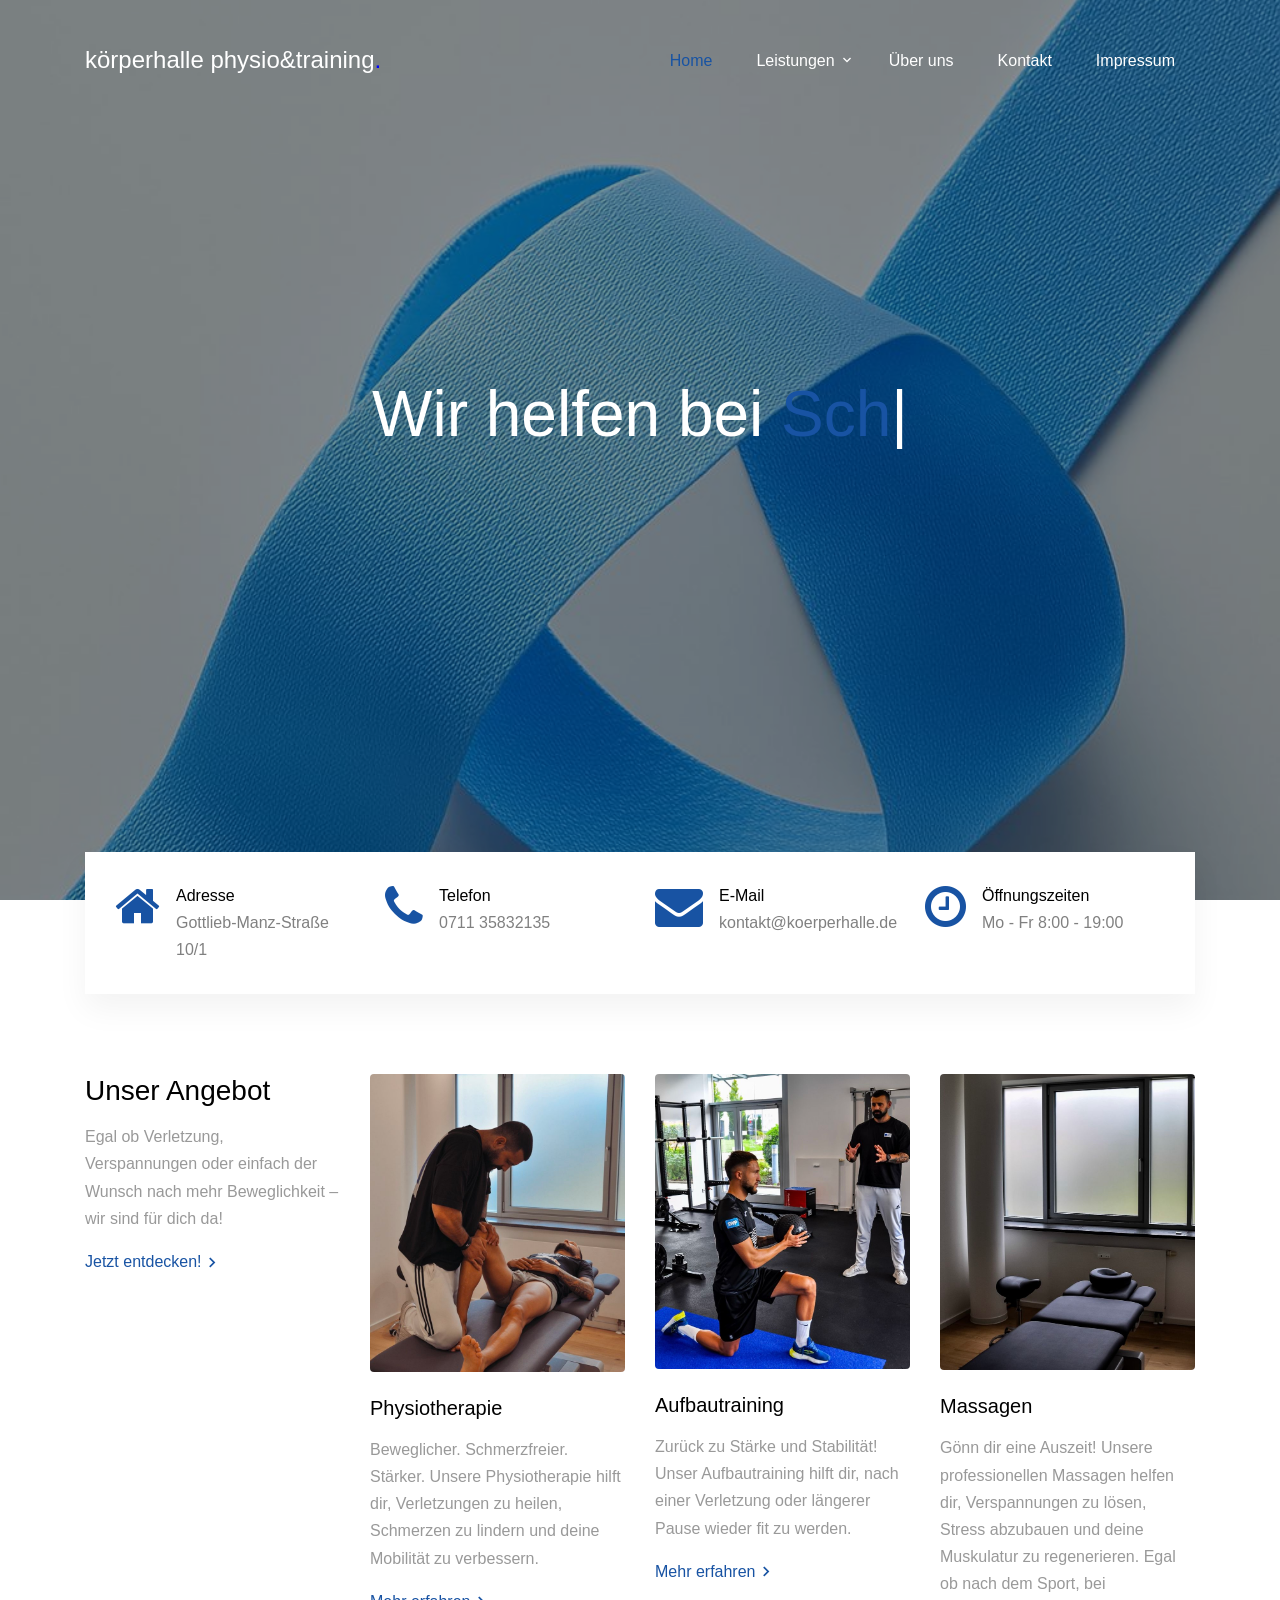
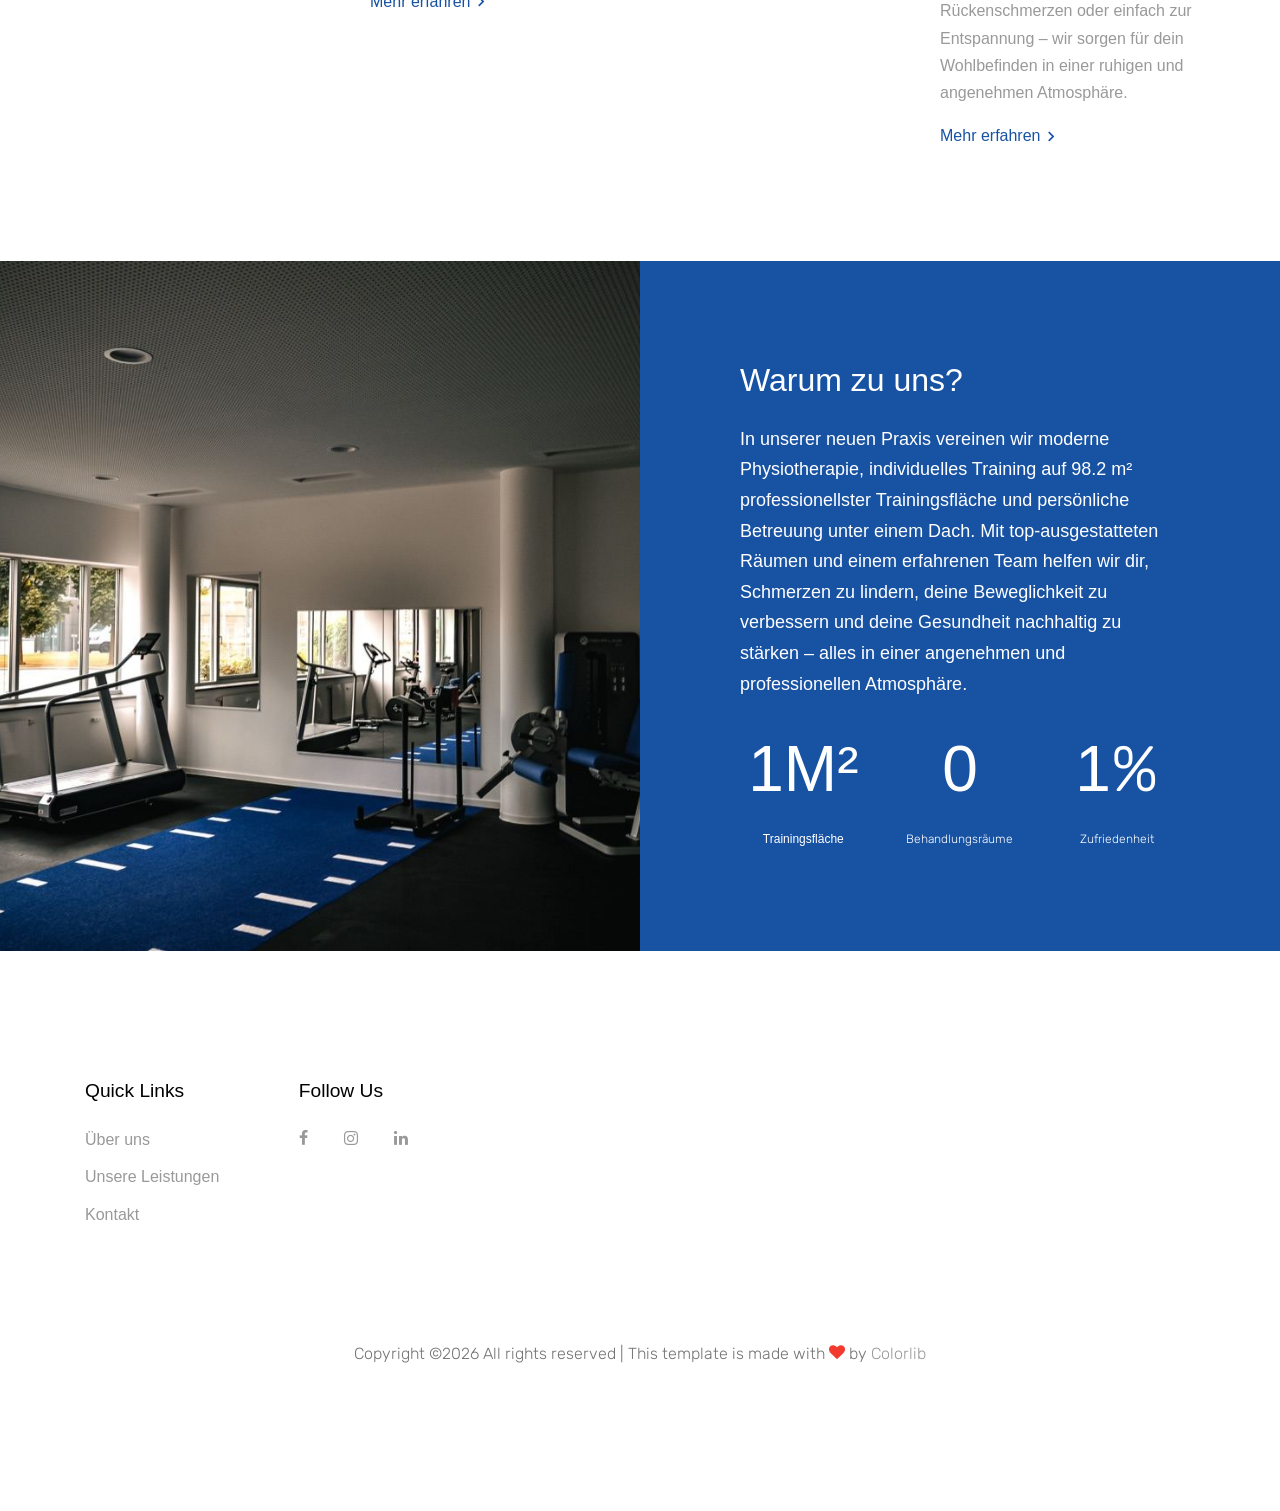
<file: index.html>
<!DOCTYPE html>
<html lang="de">
  <head>
    <title>Körperhalle physio&training</title>
    <meta charset="utf-8">
    <meta name="viewport" content="width=device-width, initial-scale=1, shrink-to-fit=no">
    
    <link rel="icon" type="image/png" href="/images/favicon.png">

    <script type="application/ld+json">
      {
        "@context": "https://schema.org",
        "@type": "Physiotherapy",
        "name": "Körperhalle – Physiotherapie Filderstadt Bernhausen",
        "url": "https://koerperhalle.de",
        "address": {
          "@type": "PostalAddress",
          "streetAddress": "Gottlieb-Manz-Straße 10/1",
          "addressLocality": "Filderstadt",
          "postalCode": "70794",
          "addressCountry": "DE"
        },
        "telephone": "+49 711 35832135",
        "priceRange": "€€",
        "geo": {
          "@type": "GeoCoordinates",
          "latitude": "48.6896",
          "longitude": "9.2209"
        },
        "openingHours": "Mo-Fr 07:00-20:00",
        "sameAs": [
          "https://www.instagram.com/koerperhalle.pt", 
          "https://www.facebook.com/share/12Hc7VGkG9W/?mibextid=wwXIfr"
        ]
      }
      </script>      

    <link href="https://fonts.googleapis.com/css?family=Rubik:400,700" rel="stylesheet">

    <link rel="stylesheet" href="fonts/icomoon/style.css">

    <link rel="stylesheet" href="fonts/ekstra/ekstra.css">

    <link rel="stylesheet" href="css/bootstrap.min.css">
    <link rel="stylesheet" href="css/magnific-popup.css">
    <link rel="stylesheet" href="css/jquery-ui.css">
    <link rel="stylesheet" href="css/owl.carousel.min.css">
    <link rel="stylesheet" href="css/owl.theme.default.min.css">

    <link rel="stylesheet" href="css/bootstrap-datepicker.css">

    <link rel="stylesheet" href="fonts/flaticon/font/flaticon.css">

    <link rel="stylesheet" href="css/aos.css">
    <link rel="stylesheet" href="css/rangeslider.css">

    <link rel="stylesheet" href="css/style.css">
    
  </head>
  <body>
  
  <div class="site-wrap">

    <div class="site-mobile-menu">
      <div class="site-mobile-menu-header">
        <div class="site-mobile-menu-close mt-3">
          <span class="icon-close2 js-menu-toggle"></span>
        </div>
      </div>
      <div class="site-mobile-menu-body"></div>
    </div>
    
    <header class="site-navbar" role="banner">

      <div class="container">
        <div class="row align-items-center">
          
          <div class="col-11 col-xl-4">
            <h1 class="mb-0 site-logo"><a href="index.html" class="text-white mb-0 custom-font">körperhalle physio&training<span class="text-primary">.</span> </a></h1>
          </div>
          <div class="col-12 col-md-8 d-none d-xl-block">
            <nav class="site-navigation position-relative text-right" role="navigation">

              <ul class="site-menu js-clone-nav mr-auto d-none d-lg-block">
                <li class="active custom-font"><a href="index.html"><span>Home</span></a></li> 
                <li class="has-children custom-font">
                  <a href="leistungen.html"><span>Leistungen</span></a>
                  <ul class="dropdown arrow-top">
                    <li><a href="leistungen.html">Manuelle Therapie</a></li>
                    <li><a href="leistungen.html">Gerätegestützte Krankengymnastik</a></li>
                    <li><a href="leistungen.html">Manuelle Lymphdrainage</a></li>
                    <li><a href="leistungen.html">Krankengymnastik auf neurophysiologischer Basis</a></li>
                    <li><a href="leistungen.html">Massagetherapie</a></li>
                    <li><a href="leistungen.html">Elektrotherapie</a></li>
                    <li><a href="leistungen.html">Wärmetherapie</a></li>
                    <li><a href="leistungen.html">Return to Activity Testung</a></li>
                    <li><a href="leistungen.html">KGZNS – Krankengymnastik des zentralen Nervensystems</a></li>
                  </ul>
                </li>
                <li><a href="ueber-uns.html"><span class="custom-font">Über uns</span></a></li>
                <li><a href="kontakt.html"><span class="custom-font">Kontakt</span></a></li>
                <li><a href="impressum.html"><span class="custom-font">Impressum</span></a></li>
              </ul>
            </nav>
          </div>


          <div class="d-inline-block d-xl-none ml-md-0 mr-auto py-3" style="position: relative; top: 3px;"><a href="#" class="site-menu-toggle js-menu-toggle text-white"><span class="icon-menu h3"></span></a></div>

          </div>

        </div>
      </div>
      
    </header>

    <div class="site-blocks-cover overlay" style="background-image: url(images/TapeHeader.jpg);" data-aos="fade" data-stellar-background-ratio="0.5">
      <div class="container">
        <div class="row align-items-center justify-content-center text-center">

          <div class="col-md-10">
            
            <div class="row justify-content-center mb-4">
              <div class="col-md-10 text-center">
                <h1 data-aos="fade-up" class="mb-5 custom-font">Wir helfen bei <span class="typed-words"></span></h1>

              </div>
            </div>

          </div>
        </div>
      </div>
    </div>  

    <div class="block-quick-info-2">
      <div class="container">
        <div class="block-quick-info-2-inner">
          <div class="row">
            <div class="col-sm-6 col-md-6 col-lg-3 mb-3 mb-lg-0">
              <div class="d-flex quick-info-2">
                <span class="icon icon-home mr-3"></span>
                <div class="text">
                  <strong class="d-block heading custom-font">Adresse</strong>
                  <span class="excerpt custom-font"><a href="https://www.google.com/maps/search/?q=Gottlieb-Manz-Straße+10%2F1" target="_blank">Gottlieb-Manz-Straße 10/1</a></span>
                </div>
              </div>
            </div>
            <div class="col-sm-6 col-md-6 col-lg-3 mb-3 mb-lg-0">
              <div class="d-flex quick-info-2">
                <span class="icon icon-phone mr-3"></span>
                <div class="text">
                  <strong class="d-block heading custom-font">Telefon</strong>
                  <span class="excerpt custom-font"><a href="tel:+4971135832135">0711 35832135</a></span>
                </div>
              </div>
            </div>
            <div class="col-sm-6 col-md-6 col-lg-3 mb-3 mb-lg-0">
              <div class="d-flex quick-info-2">
                <span class="icon icon-envelope mr-3"></span>
                <div class="text">
                  <strong class="d-block heading custom-font">E-Mail</strong>
                  <span class="excerpt custom-font"><a href="mailto:kontakt@koerperhalle.de">kontakt@koerperhalle.de</a></span>
                </div>
              </div>
            </div>
            <div class="col-sm-6 col-md-6 col-lg-3 mb-3 mb-lg-0">
              <div class="d-flex quick-info-2">
                <span class="icon icon-clock-o mr-3"></span>
                <div class="text">
                  <strong class="d-block heading custom-font">Öffnungszeiten</strong>
                  <span class="excerpt custom-font"><a>Mo - Fr 8:00 - 19:00</a></span>
                </div>
              </div>
            </div>
          </div>
        </div>
      </div>
    </div>

    <div class="block-services-1 py-5">
      <div class="container">
        <div class="row">
          <div class="mb-4 mb-lg-0 col-sm-6 col-md-6 col-lg-3">
            <h3 class="mb-3 custom-font">Unser Angebot</h3>
            <p class="custom-font">Egal ob Verletzung, Verspannungen oder einfach der Wunsch nach mehr Beweglichkeit – wir sind für dich da!</p>
            <p><a href="#" class="d-inline-flex align-items-center block-service-1-more custom-font"><span>Jetzt entdecken!</span> <span class="icon-keyboard_arrow_right icon"></span></a></p>
          </div>
          <div class="mb-4 mb-lg-0 col-sm-6 col-md-6 col-lg-3">
            <div class="block-service-1-card">
              <a href="#" class="thumbnail-link d-block mb-4"><img src="images/Physiotherapie1.jpg" alt="Image" class="img-fluid"></a>
              <h3 class="block-service-1-heading mb-3 custom-font"><a href="#">Physiotherapie</a></h3>
              <div class="block-service-1-excerpt"><p class="custom-font">Beweglicher. Schmerzfreier. Stärker. Unsere Physiotherapie hilft dir, Verletzungen zu heilen, Schmerzen zu lindern und deine Mobilität zu verbessern.</p></div>
              <p><a href="#" class="d-inline-flex align-items-center block-service-1-more"><span class="custom-font">Mehr erfahren</span> <span class="icon-keyboard_arrow_right icon"></span></a></p>
            </div>
          </div>
          <div class="mb-4 mb-lg-0 col-sm-6 col-md-6 col-lg-3">
            <div class="block-service-1-card">
              <a href="#" class="thumbnail-link d-block mb-4"><img src="images/Aufbautraining1.jpg" alt="Image" class="img-fluid"></a>
              <h3 class="block-service-1-heading mb-3 custom-font"><a href="#">Aufbautraining</a></h3>
              <div class="block-service-1-excerpt"><p class="custom-font">Zurück zu Stärke und Stabilität! Unser Aufbautraining hilft dir, nach einer Verletzung oder längerer Pause wieder fit zu werden.</p></div>
              <p><a href="#" class="d-inline-flex align-items-center block-service-1-more"><span class="custom-font">Mehr erfahren</span> <span class="icon-keyboard_arrow_right icon"></span></a></p>
            </div>
          </div>
          <div class="mb-4 mb-lg-0 col-sm-6 col-md-6 col-lg-3">
            <div class="block-service-1-card">
              <a href="#" class="thumbnail-link d-block mb-4"><img src="images/MassageHome.png" alt="Image" class="img-fluid"></a>
              <h3 class="block-service-1-heading mb-3 custom-font"><a href="#">Massagen</a></h3>
              <div class="block-service-1-excerpt"><p class="custom-font">Gönn dir eine Auszeit! Unsere professionellen Massagen helfen dir, Verspannungen zu lösen, Stress abzubauen und deine Muskulatur zu regenerieren. Egal ob nach dem Sport, bei Rückenschmerzen oder einfach zur Entspannung – wir sorgen für dein Wohlbefinden in einer ruhigen und angenehmen Atmosphäre. </p></div>
              <p><a href="#" class="d-inline-flex align-items-center block-service-1-more custom-font"><span>Mehr erfahren</span> <span class="icon-keyboard_arrow_right icon"></span></a></p>
            </div>
          </div>
        </div>
      </div>
    </div>

    <div class="block-half-content-1 d-block d-lg-flex mt-5">
      <div class="block-half-content-img" style="background-image: url('images/Gym1.jpg')">
        
      </div>
      <div class="block-half-content-text bg-primary">
        <div class="block-half-content-text-inner">
          <h2 class="block-half-content-heading mb-4 custom-font">Warum zu uns?</h2>
          <div class="block-half-content-excerpt">
          <p class="lead custom-font">In unserer neuen Praxis vereinen wir moderne Physiotherapie, individuelles Training auf 98.2 m² professionellster Trainingsfläche und persönliche Betreuung unter einem Dach. Mit top-ausgestatteten Räumen und einem erfahrenen Team helfen wir dir, Schmerzen zu lindern, deine Beweglichkeit zu verbessern und deine Gesundheit nachhaltig zu stärken – alles in einer angenehmen und professionellen Atmosphäre.</p>
          </div>
        </div>

        <div class="block-counter-1 section-counter">
          <div class="row">
            <div class="col-sm-4">
              <div class="counter">
                <div class="number-wrap">
                  <span class="block-counter-1-number custom-font" data-number="98">0</span><span class="append custom-font">M²</span>
                </div>
                <span class="block-counter-1-caption custom-font">Trainingsfläche</span>
              </div>
            </div>
            <div class="col-sm-4">
              <div class="counter">
                <div class="number-wrap">
                  <span class="block-counter-1-number custom-font" data-number="4">0</span><span class="append"></span>
                </div>
                <span class="block-counter-1-caption">Behandlungsräume</span>
              </div>
            </div>
            <div class="col-sm-4">
              <div class="counter">
                <div class="number-wrap">
                  <span class="block-counter-1-number custom-font" data-number="100">0</span><span class="append">%</span>
                </div>
                <span class="block-counter-1-caption">Zufriedenheit</span>
              </div>
            </div>
          </div>
        </div>
      </div>
    </div>

    <!--<div class="mt-5 block-cta-1 primary-overlay" style="background-image: url('images/hero_bg_2.jpg')">
      <div class="container">
        <div class="row align-items-center justify-content-between">
          <div class="col-lg-7 mb-4 mb-lg-0">
            <h2 class="mb-3 mt-0 text-white">Upto 30% Discount for The First Commers</h2>
            <p class="mb-0 text-white lead">Far far away, behind the word mountains, far from the countries Vokalia and Consonantia, there live the blind texts.</p>
          </div>
          <div class="col-lg-4">
            <p class="mb-0"><a href="kontakt.html" class="btn btn-outline-white text-white btn-md btn-pill px-5 font-weight-bold btn-block">Kontakt</a></p>
          </div>
        </div>
      </div>
    </div>-->
    
    <footer class="site-footer">
        <div class="container">
          <div class="row">
            <div class="col-md-9">
              <div class="row">
                <div class="col-md-6 mb-5 mb-lg-0 col-lg-3">
                  <h2 class="footer-heading mb-4 custom-font">Quick Links</h2>
                  <ul class="list-unstyled custom-font">
                    <li><a href="ueber-uns.html">Über uns</a></li>
                    <li><a href="leistungen.html">Unsere Leistungen</a></li>
                    <li><a href="kontakt.html">Kontakt</a></li>
                  </ul>
                </div>
                <div class="col-md-6 mb-5 mb-lg-0 col-lg-3">
                  <h2 class="footer-heading mb-4 custom-font">Follow Us</h2>
                  <a href="#" class="pl-0 pr-3"><span class="icon-facebook"></span></a>
                  <a href="https://www.instagram.com/koerperhalle.pt/" target="_blank" class="pl-3 pr-3"><span class="icon-instagram"></span></a>
                  <a href="#" class="pl-3 pr-3"><span class="icon-linkedin"></span></a>
                </div>
              </div>
            </div>
          </div>
          <div class="row pt-5 mt-5">
            <div class="col-12 text-md-center text-left">
              <p>
              <!-- Link back to Colorlib can't be removed. Template is licensed under CC BY 3.0. -->
              Copyright &copy;<script>document.write(new Date().getFullYear());</script> All rights reserved | This template is made with <i class="icon-heart text-danger" aria-hidden="true"></i> by <a href="https://colorlib.com" target="_blank" >Colorlib</a>
              <!-- Link back to Colorlib can't be removed. Template is licensed under CC BY 3.0. -->
              </p>
            </div>
          </div>
        </div>
    </footer>
  </div>

  <script src="js/jquery-3.3.1.min.js"></script>
  <script src="js/jquery-migrate-3.0.1.min.js"></script>
  <script src="js/jquery-ui.js"></script>
  <script src="js/popper.min.js"></script>
  <script src="js/bootstrap.min.js"></script>
  <script src="js/owl.carousel.min.js"></script>
  <script src="js/jquery.stellar.min.js"></script>
  <script src="js/jquery.countdown.min.js"></script>
  <script src="js/jquery.magnific-popup.min.js"></script>
  <script src="js/jquery.animateNumber.min.js"></script>
  <script src="js/jquery.waypoints.min.js"></script>

  <script src="js/bootstrap-datepicker.min.js"></script>
  <script src="js/aos.js"></script>
  <script src="js/rangeslider.min.js"></script>
  

  <script src="js/typed.js"></script>
            <script>
            var typed = new Typed('.typed-words', {
            strings: [" Schmerzen"," Stress"," Müdigkeit"],
            typeSpeed: 100,
            backSpeed: 100,
            backDelay: 4000,
            startDelay: 1000,
            loop: true,
            showCursor: true
            });
            </script>

  <script src="js/main.js"></script>
  
  </body>
</html>
</file>
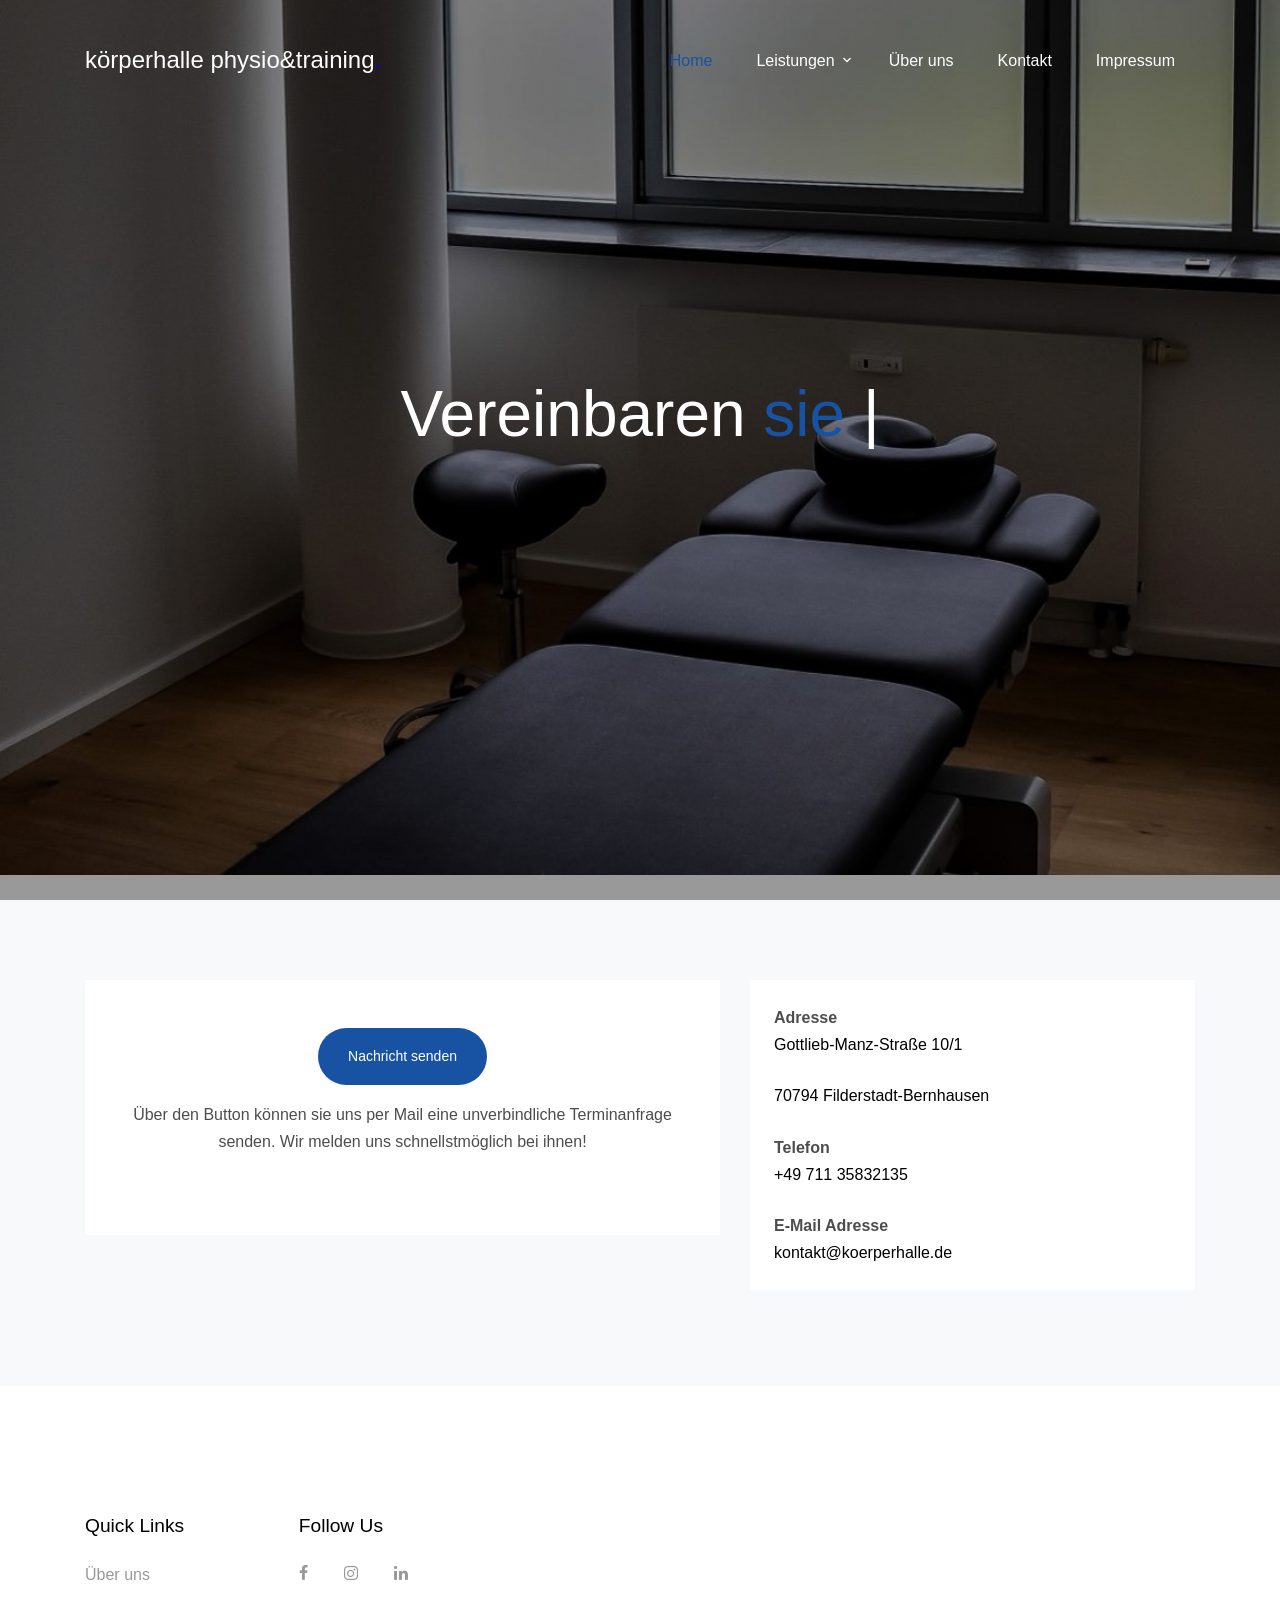
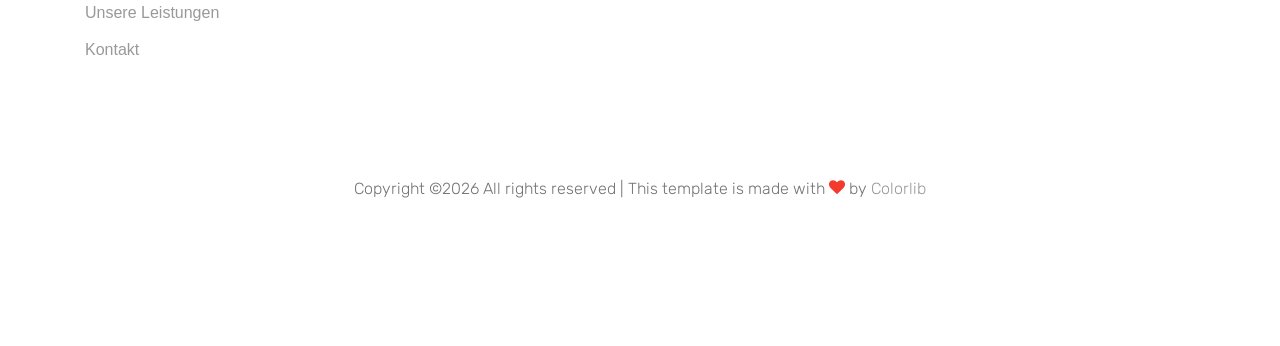
<file: contact.html>
<!DOCTYPE html>
<html lang="de">
  <head>
    <title>Körperhalle physio&training - Ihre Physiotherapie in Filderstadt-Bernhausen</title>
    <meta charset="utf-8">
    <meta name="viewport" content="width=device-width, initial-scale=1, shrink-to-fit=no">
    
    <link rel="icon" type="image/png" href="/images/favicon.png">

    <link href="https://fonts.googleapis.com/css?family=Rubik:400,700" rel="stylesheet">

    <link rel="stylesheet" href="fonts/icomoon/style.css">

    <link rel="stylesheet" href="fonts/ekstra/ekstra.css">

    <link rel="stylesheet" href="css/bootstrap.min.css">
    <link rel="stylesheet" href="css/magnific-popup.css">
    <link rel="stylesheet" href="css/jquery-ui.css">
    <link rel="stylesheet" href="css/owl.carousel.min.css">
    <link rel="stylesheet" href="css/owl.theme.default.min.css">

    <link rel="stylesheet" href="css/bootstrap-datepicker.css">

    <link rel="stylesheet" href="fonts/flaticon/font/flaticon.css">

    <link rel="stylesheet" href="css/aos.css">
    <link rel="stylesheet" href="css/rangeslider.css">

    <link rel="stylesheet" href="css/style.css">

    <style>
      .btn-blue {
        background-color: #1853a3 !important;
        color: white !important;
        border: none;
      }
    
      .btn-blue:hover {
        background-color: #1853a3 !important;
        color: white !important;
      }

      a {
        color: black;
        text-decoration: none;
      }

        a:hover {
          color: #1853a3;
          text-decoration: underline;
        }
    </style>
    
  </head>
  <body>
  
  <div class="site-wrap">

    <div class="site-mobile-menu">
      <div class="site-mobile-menu-header">
        <div class="site-mobile-menu-close mt-3">
          <span class="icon-close2 js-menu-toggle"></span>
        </div>
      </div>
      <div class="site-mobile-menu-body"></div>
    </div>
    
       
    <header class="site-navbar" role="banner">

      <div class="container">
        <div class="row align-items-center">
          
          <div class="col-11 col-xl-4">
            <h1 class="mb-0 site-logo"><a href="index.html" class="text-white mb-0 custom-font">körperhalle physio&training<span class="text-primary">.</span> </a></h1>
          </div>
          <div class="col-12 col-md-8 d-none d-xl-block">
            <nav class="site-navigation position-relative text-right" role="navigation">

              <ul class="site-menu js-clone-nav mr-auto d-none d-lg-block">
                <li class="active custom-font"><a href="index.html"><span>Home</span></a></li> 
                <li class="has-children custom-font">
                  <a href="Leistungen.html"><span>Leistungen</span></a>
                  <ul class="dropdown arrow-top">
                    <li><a href="Leistungen.html">Manuelle Therapie</a></li>
                    <li><a href="Leistungen.html">Gerätegestützte Krankengymnastik</a></li>
                    <li><a href="Leistungen.html">Manuelle Lymphdrainage</a></li>
                    <li><a href="Leistungen.html">Krankengymnastik auf neurophysiologischer Basis</a></li>
                    <li><a href="Leistungen.html">Massagetherapie</a></li>
                    <li><a href="Leistungen.html">Elektrotherapie</a></li>
                    <li><a href="Leistungen.html">Wärmetherapie</a></li>
                    <li><a href="Leistungen.html">Return to Activity Testung</a></li>
                    <li><a href="Leistungen.html">KGZNS – Krankengymnastik des zentralen Nervensystems</a></li>
                  </ul>
                </li>
                <li><a href="ueber-uns.html"><span class="custom-font">Über uns</span></a></li>
                <li><a href="contact.html"><span class="custom-font">Kontakt</span></a></li>
                <li><a href="Impressum.html"><span class="custom-font">Impressum</span></a></li>
              </ul>
            </nav>
          </div>


          <div class="d-inline-block d-xl-none ml-md-0 mr-auto py-3" style="position: relative; top: 3px;"><a href="#" class="site-menu-toggle js-menu-toggle text-white"><span class="icon-menu h3"></span></a></div>

          </div>

        </div>
      </div>
      
    </header>

    <div class="site-blocks-cover overlay" style="background-image: url(images/Massagen12.jpg);" data-aos="fade" data-stellar-background-ratio="0.5">
      <div class="container">
        <div class="row align-items-center justify-content-center text-center">

          <div class="col-md-10">
            
            <div class="row justify-content-center mb-4">
              <div class="col-md-10 text-center">
                <h1 data-aos="fade-up" class="mb-5 custom-font">Vereinbaren  <span class="typed-words"></span></h1>
              </div>
            </div>

          </div>
        </div>
      </div>
    </div>  

    <div class="site-section bg-light">
      <div class="container">
        <div class="row">
          <div class="col-md-7 mb-5"  data-aos="fade">

            

            <form action="#" class="p-5 bg-white" style="margin-top: 0px;">
            
              <div class="row form-group custom-font text-center">
                <div class="col-md-12">
                  <a href="mailto:kontakt@koerperhalle.de?subject=Anfrage%20Physiotherapie&body=Hallo Körperhalle Team,%0D%0A%0D%0AIch würde gerne einen Termin vereinbaren.%0D%0AMeine Kontaktdaten:%0D%0A%0D%0AName: %0D%0ATelefon: %0D%0ANachricht:%0D%0A%0D%0AMit freundlichen Grüßen," 
                  class="btn btn-pill btn-md text-white btn-blue" 
                  target="_blank">
                 Nachricht senden
               </a>
                  <p class="mt-3">Über den Button können sie uns per Mail eine unverbindliche Terminanfrage senden. Wir melden uns schnellstmöglich bei ihnen!</p>
                </div>
              </div>
              
            </form>
          </div>
          <div class="col-md-5"  data-aos="fade" data-aos-delay="100">
            
            <div class="p-4 mb-3 bg-white custom-font">
              <p class="mb-0 font-weight-bold">Adresse</p>
              <p class="mb-4"><a href="https://www.google.com/maps/search/?q=Gottlieb-Manz-Straße+10%2F1">Gottlieb-Manz-Straße 10/1</a></p>
              <p class="mb-4"><a href="https://www.google.com/maps/search/?q=Gottlieb-Manz-Straße+10%2F1">70794 Filderstadt-Bernhausen</a></p>

              <p class="mb-0 font-weight-bold custom-font">Telefon</p>
              <p class="mb-4"><a href="tel:+4971135832135">+49 711 35832135</a></p>

              <p class="mb-0 font-weight-bold custom-font">E-Mail Adresse</p>
              <p class="mb-0"><a href="mailto:kontakt@koerperhalle.de?subject=Anfrage%20Physiotherapie&body=Hallo Körperhalle Team,%0D%0A%0D%0AIch würde gerne einen Termin vereinbaren.%0D%0AMeine Kontaktdaten:%0D%0A%0D%0AName: %0D%0ATelefon: %0D%0ANachricht:%0D%0A%0D%0A%0D%0AMit freundlichen Grüßen," target="_blank">
              kontakt@koerperhalle.de</a></p>

            </div>

          </div>
        </div>
      </div>
    </div>
    
    <footer class="site-footer">
      <div class="container">
        <div class="row">
          <div class="col-md-9">
            <div class="row">
              <div class="col-md-6 mb-5 mb-lg-0 col-lg-3">
                <h2 class="footer-heading mb-4 custom-font">Quick Links</h2>
                <ul class="list-unstyled custom-font">
                  <li><a href="ueber-uns.html">Über uns</a></li>
                  <li><a href="Leistungen.html">Unsere Leistungen</a></li>
                  <li><a href="contact.html">Kontakt</a></li>
                </ul>
              </div>
              <div class="col-md-6 mb-5 mb-lg-0 col-lg-3">
                <h2 class="footer-heading mb-4 custom-font">Follow Us</h2>
                <a href="#" class="pl-0 pr-3"><span class="icon-facebook"></span></a>
                <a href="https://www.instagram.com/koerperhalle.pt/" target="_blank" class="pl-3 pr-3"><span class="icon-instagram"></span></a>
                <a href="#" class="pl-3 pr-3"><span class="icon-linkedin"></span></a>
              </div>
            </div>
          </div>
        </div>
        <div class="row pt-5 mt-5">
          <div class="col-12 text-md-center text-left">
            <p>
            <!-- Link back to Colorlib can't be removed. Template is licensed under CC BY 3.0. -->
            Copyright &copy;<script>document.write(new Date().getFullYear());</script> All rights reserved | This template is made with <i class="icon-heart text-danger" aria-hidden="true"></i> by <a href="https://colorlib.com" target="_blank" >Colorlib</a>
            <!-- Link back to Colorlib can't be removed. Template is licensed under CC BY 3.0. -->
            </p>
          </div>
        </div>
      </div>
    </footer>
  </div>

  <script src="js/jquery-3.3.1.min.js"></script>
  <script src="js/jquery-migrate-3.0.1.min.js"></script>
  <script src="js/jquery-ui.js"></script>
  <script src="js/popper.min.js"></script>
  <script src="js/bootstrap.min.js"></script>
  <script src="js/owl.carousel.min.js"></script>
  <script src="js/jquery.stellar.min.js"></script>
  <script src="js/jquery.countdown.min.js"></script>
  <script src="js/jquery.magnific-popup.min.js"></script>
  <script src="js/jquery.animateNumber.min.js"></script>
  <script src="js/jquery.waypoints.min.js"></script>

  <script src="js/bootstrap-datepicker.min.js"></script>
  <script src="js/aos.js"></script>
  <script src="js/rangeslider.min.js"></script>
  

  <script src="js/typed.js"></script>
            <script>
            var typed = new Typed('.typed-words', {
            strings: ["sie ihren Termin bei uns"],
            typeSpeed: 80,
            backSpeed: 80,
            backDelay: 4000,
            startDelay: 1000,
            loop: false,
            showCursor: true
            });
            </script>

  <script src="js/main.js"></script>
  
  </body>
</html>
</file>
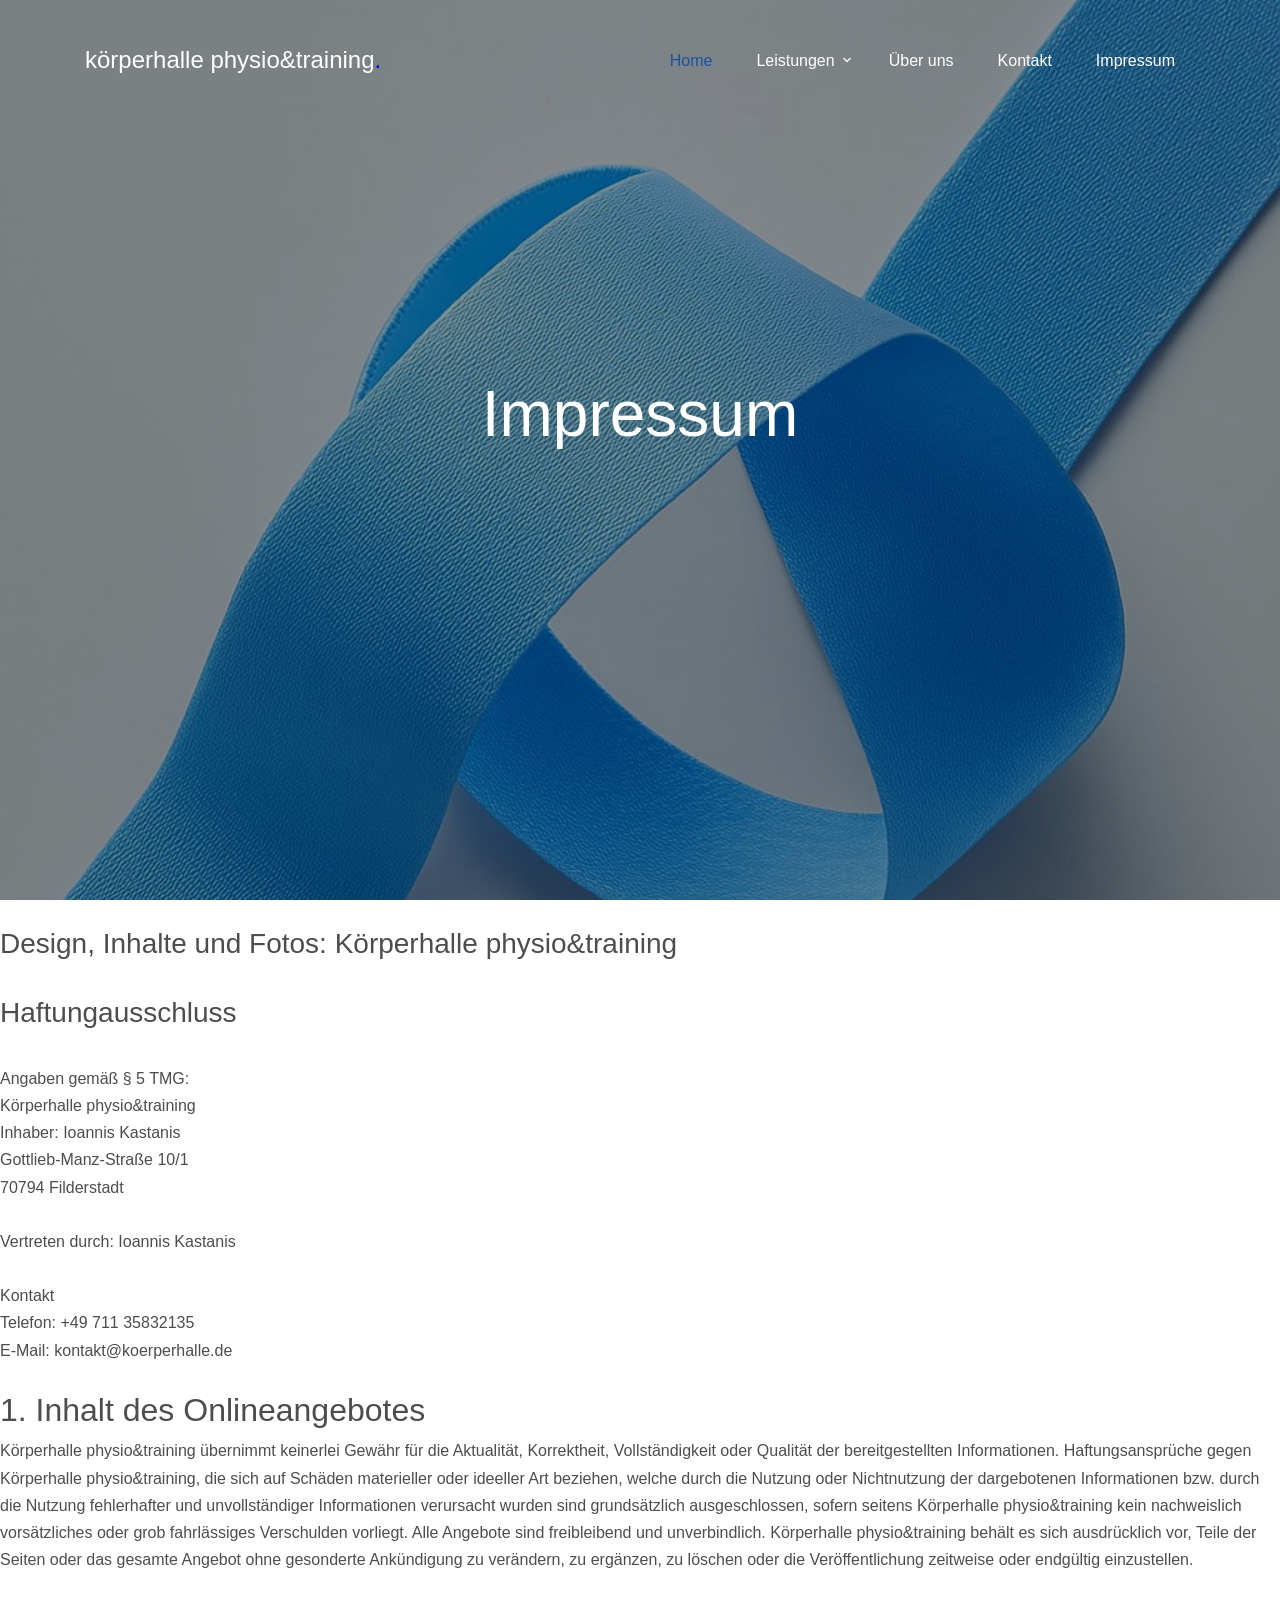
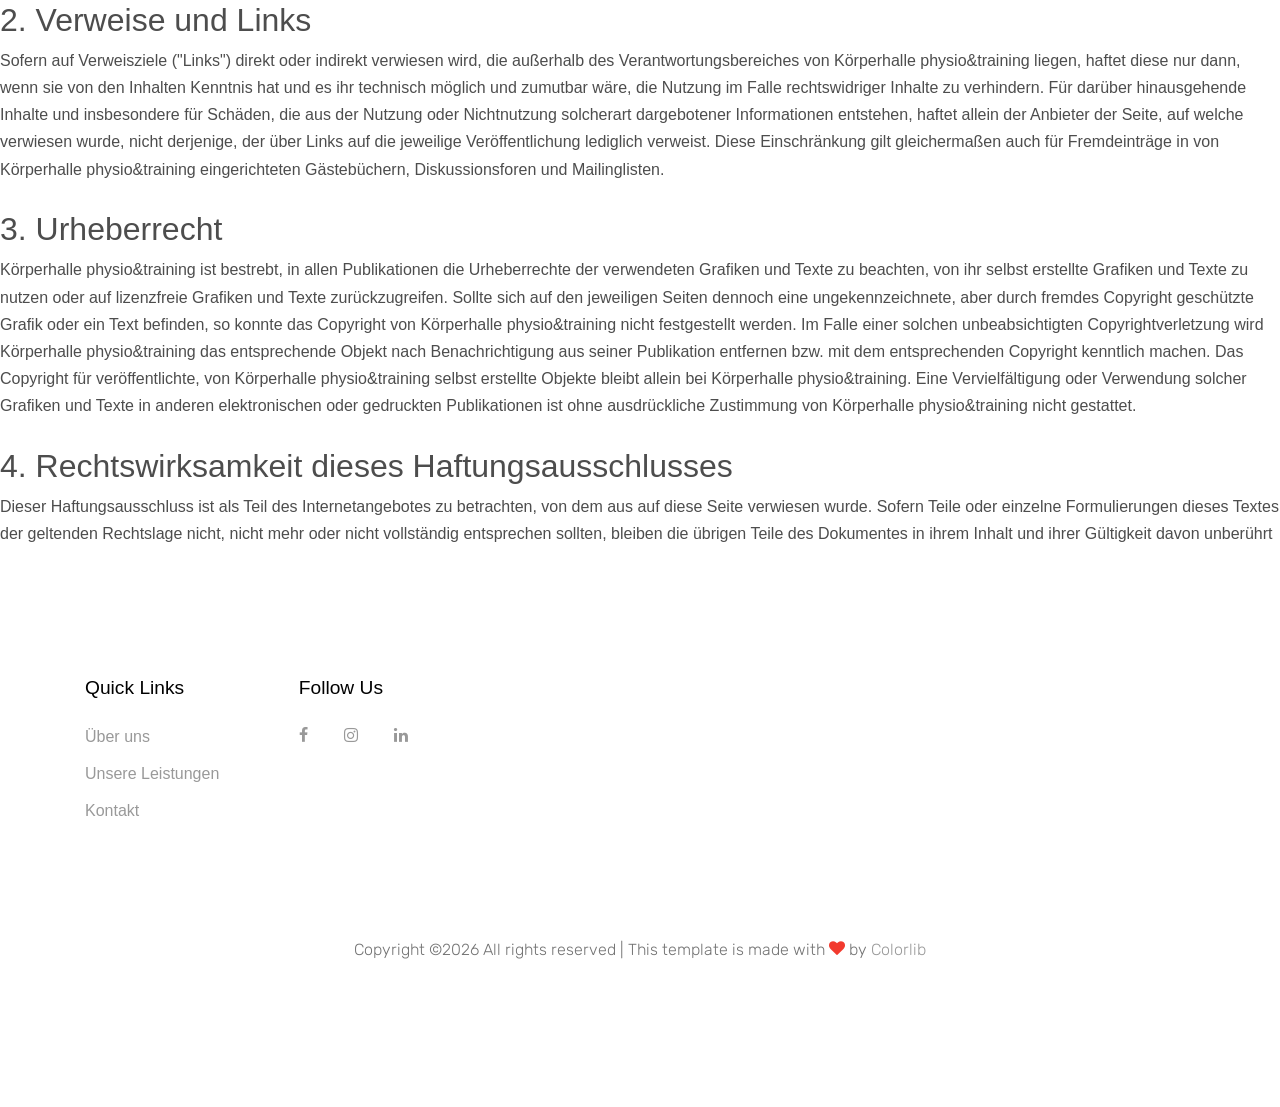
<file: Impressum.html>
<!DOCTYPE html>
<html lang="de">
  <head>
    <title>Körperhalle physio&training</title>
    <meta charset="utf-8">
    <meta name="viewport" content="width=device-width, initial-scale=1, shrink-to-fit=no">
  

    <link href="https://fonts.googleapis.com/css?family=Rubik:400,700" rel="stylesheet">

    <link rel="stylesheet" href="fonts/icomoon/style.css">

    <link rel="stylesheet" href="fonts/ekstra/ekstra.css">

    <link rel="stylesheet" href="css/bootstrap.min.css">
    <link rel="stylesheet" href="css/magnific-popup.css">
    <link rel="stylesheet" href="css/jquery-ui.css">
    <link rel="stylesheet" href="css/owl.carousel.min.css">
    <link rel="stylesheet" href="css/owl.theme.default.min.css">

    <link rel="stylesheet" href="css/bootstrap-datepicker.css">

    <link rel="stylesheet" href="fonts/flaticon/font/flaticon.css">

    <link rel="stylesheet" href="css/aos.css">
    <link rel="stylesheet" href="css/rangeslider.css">

    <link rel="stylesheet" href="css/style.css">
    
  </head>
  <body>
  
  <div class="site-wrap">

    <div class="site-mobile-menu">
      <div class="site-mobile-menu-header">
        <div class="site-mobile-menu-close mt-3">
          <span class="icon-close2 js-menu-toggle"></span>
        </div>
      </div>
      <div class="site-mobile-menu-body"></div>
    </div>
    
    <header class="site-navbar" role="banner">

      <div class="container">
        <div class="row align-items-center">
          
          <div class="col-11 col-xl-4">
            <h1 class="mb-0 site-logo"><a href="index.html" class="text-white mb-0 custom-font">körperhalle physio&training<span class="text-primary">.</span> </a></h1>
          </div>
          <div class="col-12 col-md-8 d-none d-xl-block">
            <nav class="site-navigation position-relative text-right" role="navigation">

              <ul class="site-menu js-clone-nav mr-auto d-none d-lg-block">
                <li class="active custom-font"><a href="index.html"><span>Home</span></a></li> 
                <li class="has-children custom-font">
                  <a href="Leistungen.html"><span>Leistungen</span></a>
                  <ul class="dropdown arrow-top">
                    <li><a href="Leistungen.html">Manuelle Therapie</a></li>
                    <li><a href="Leistungen.html">Gerätegestützte Krankengymnastik</a></li>
                    <li><a href="Leistungen.html">Manuelle Lymphdrainage</a></li>
                    <li><a href="Leistungen.html">Krankengymnastik auf neurophysiologischer Basis</a></li>
                    <li><a href="Leistungen.html">Massagetherapie</a></li>
                    <li><a href="Leistungen.html">Elektrotherapie</a></li>
                    <li><a href="Leistungen.html">Wärmetherapie</a></li>
                    <li><a href="Leistungen.html">Return to Activity Testung</a></li>
                    <li><a href="Leistungen.html">KGZNS – Krankengymnastik des zentralen Nervensystems</a></li>
                  </ul>
                </li>
                <li><a href="ueber-uns.html"><span class="custom-font">Über uns</span></a></li>
                <li><a href="contact.html"><span class="custom-font">Kontakt</span></a></li>
                <li><a href="Impressum.html"><span class="custom-font">Impressum</span></a></li>
              </ul>
            </nav>
          </div>


          <div class="d-inline-block d-xl-none ml-md-0 mr-auto py-3" style="position: relative; top: 3px;"><a href="#" class="site-menu-toggle js-menu-toggle text-white"><span class="icon-menu h3"></span></a></div>

          </div>

        </div>
      </div>
      
    </header>

    <div class="site-blocks-cover overlay" style="background-image: url(images/TapeHeader.jpg);" data-aos="fade" data-stellar-background-ratio="0.5">
      <div class="container">
        <div class="row align-items-center justify-content-center text-center">

          <div class="col-md-10">
            
            <div class="row justify-content-center mb-4">
              <div class="col-md-10 text-center">
                <h1 data-aos="fade-up" class="mb-5 custom-font">Impressum</h1>
              </div>
            </div>
          </div>
        </div>
      </div>
    </div>  
    <br>
    <h3 class="text-left custom-font">Design, Inhalte und Fotos: Körperhalle physio&training</h3>
    <br>
    <h3 class="text-left custom-font">Haftungausschluss</h3>
    <br>
    <div class="text-left custom-font">Angaben gemäß § 5 TMG:</div>
    <div class="text-left custom-font">Körperhalle physio&training</div>
    <div class="text-left custom-font">Inhaber: Ioannis Kastanis</div>
    <div class="text-left custom-font">Gottlieb-Manz-Straße 10/1</div>  
    <div class="text-left custom-font">70794 Filderstadt</div>
    <br>
    <div class="text-left custom-font">Vertreten durch: Ioannis Kastanis</div>  
    <br>
    <div class="text-left custom-font">Kontakt</div>  
    <div class="text-left custom-font">Telefon: +49 711 35832135</div>  
    <div class="text-left custom-font">E-Mail: kontakt@koerperhalle.de</div>   
    <br>
    <h2 class="text-left custom-font">1. Inhalt des Onlineangebotes</h2>             
    <div class="text-left custom-font">Körperhalle physio&training übernimmt keinerlei Gewähr für die Aktualität, Korrektheit, Vollständigkeit oder Qualität der bereitgestellten Informationen. Haftungsansprüche gegen Körperhalle physio&training, die sich auf Schäden materieller oder ideeller Art beziehen, welche durch die Nutzung oder Nichtnutzung der dargebotenen Informationen bzw. durch die Nutzung fehlerhafter und unvollständiger Informationen verursacht wurden sind grundsätzlich ausgeschlossen, sofern seitens Körperhalle physio&training kein nachweislich vorsätzliches oder grob fahrlässiges Verschulden vorliegt.
        Alle Angebote sind freibleibend und unverbindlich. Körperhalle physio&training behält es sich ausdrücklich vor, Teile der Seiten oder das gesamte Angebot ohne gesonderte Ankündigung zu verändern, zu ergänzen, zu löschen oder die Veröffentlichung zeitweise oder endgültig einzustellen.</div> 
    <br>
    <h2 class="text-left custom-font">2. Verweise und Links</h2> 
    <div class="text-left custom-font">Sofern auf Verweisziele ("Links") direkt oder indirekt verwiesen wird, die außerhalb des Verantwortungsbereiches von Körperhalle physio&training liegen, haftet diese nur dann, wenn sie von den Inhalten Kenntnis hat und es ihr technisch möglich und zumutbar wäre, die Nutzung im Falle rechtswidriger Inhalte zu verhindern. Für darüber hinausgehende Inhalte und insbesondere für Schäden, die aus der Nutzung oder Nichtnutzung solcherart dargebotener Informationen entstehen, haftet allein der Anbieter der Seite, auf welche verwiesen wurde, nicht derjenige, der über Links auf die jeweilige Veröffentlichung lediglich verweist. Diese Einschränkung gilt gleichermaßen auch für Fremdeinträge in von Körperhalle physio&training eingerichteten Gästebüchern, Diskussionsforen und Mailinglisten.
    </div> 
    <br>
    <h2 class="text-left custom-font">3. Urheberrecht</h2> 
    <div class="text-left custom-font">Körperhalle physio&training ist bestrebt, in allen Publikationen die Urheberrechte der verwendeten Grafiken und Texte zu beachten, von ihr selbst erstellte Grafiken und Texte zu nutzen oder auf lizenzfreie Grafiken und Texte zurückzugreifen. Sollte sich auf den jeweiligen Seiten dennoch eine ungekennzeichnete, aber durch fremdes Copyright geschützte Grafik oder ein Text befinden, so konnte das Copyright von Körperhalle physio&training nicht festgestellt werden. Im Falle einer solchen unbeabsichtigten Copyrightverletzung wird Körperhalle physio&training das entsprechende Objekt nach Benachrichtigung aus seiner Publikation entfernen bzw. mit dem entsprechenden Copyright kenntlich machen.
        Das Copyright für veröffentlichte, von Körperhalle physio&training selbst erstellte Objekte bleibt allein bei Körperhalle physio&training. Eine Vervielfältigung oder Verwendung solcher Grafiken und Texte in anderen elektronischen oder gedruckten Publikationen ist ohne ausdrückliche Zustimmung von Körperhalle physio&training nicht gestattet.
    </div>
    <br>
    <h2 class="text-left custom-font">4. Rechtswirksamkeit dieses Haftungsausschlusses</h2> 
    <div class="text-left custom-font">Dieser Haftungsausschluss ist als Teil des Internetangebotes zu betrachten, von dem aus auf diese Seite verwiesen wurde. Sofern Teile oder einzelne Formulierungen dieses Textes der geltenden Rechtslage nicht, nicht mehr oder nicht vollständig entsprechen sollten, bleiben die übrigen Teile des Dokumentes in ihrem Inhalt und ihrer Gültigkeit davon unberührt</div>
        
    <footer class="site-footer">
        <div class="container">
          <div class="row">
            <div class="col-md-9">
              <div class="row">
                <div class="col-md-6 mb-5 mb-lg-0 col-lg-3">
                  <h2 class="footer-heading mb-4 custom-font">Quick Links</h2>
                  <ul class="list-unstyled custom-font">
                    <li><a href="ueber-uns.html">Über uns</a></li>
                    <li><a href="Leistungen.html">Unsere Leistungen</a></li>
                    <li><a href="contact.html">Kontakt</a></li>
                  </ul>
                </div>
                <div class="col-md-6 mb-5 mb-lg-0 col-lg-3">
                  <h2 class="footer-heading mb-4 custom-font">Follow Us</h2>
                  <a href="#" class="pl-0 pr-3"><span class="icon-facebook"></span></a>
                  <a href="https://www.instagram.com/koerperhalle.pt/" target="_blank" class="pl-3 pr-3"><span class="icon-instagram"></span></a>
                  <a href="#" class="pl-3 pr-3"><span class="icon-linkedin"></span></a>
                </div>
              </div>
            </div>
          </div>
          <div class="row pt-5 mt-5">
            <div class="col-12 text-md-center text-left">
              <p>
              <!-- Link back to Colorlib can't be removed. Template is licensed under CC BY 3.0. -->
              Copyright &copy;<script>document.write(new Date().getFullYear());</script> All rights reserved | This template is made with <i class="icon-heart text-danger" aria-hidden="true"></i> by <a href="https://colorlib.com" target="_blank" >Colorlib</a>
              <!-- Link back to Colorlib can't be removed. Template is licensed under CC BY 3.0. -->
              </p>
            </div>
          </div>
        </div>
    </footer>
  </div>

  <script src="js/jquery-3.3.1.min.js"></script>
  <script src="js/jquery-migrate-3.0.1.min.js"></script>
  <script src="js/jquery-ui.js"></script>
  <script src="js/popper.min.js"></script>
  <script src="js/bootstrap.min.js"></script>
  <script src="js/owl.carousel.min.js"></script>
  <script src="js/jquery.stellar.min.js"></script>
  <script src="js/jquery.countdown.min.js"></script>
  <script src="js/jquery.magnific-popup.min.js"></script>
  <script src="js/jquery.animateNumber.min.js"></script>
  <script src="js/jquery.waypoints.min.js"></script>

  <script src="js/bootstrap-datepicker.min.js"></script>
  <script src="js/aos.js"></script>
  <script src="js/rangeslider.min.js"></script>
  

  <script src="js/typed.js"></script>
            <script>
            var typed = new Typed('.typed-words', {
            strings: [" Schmerzen"," Stress"," Müdigkeit"],
            typeSpeed: 100,
            backSpeed: 100,
            backDelay: 4000,
            startDelay: 1000,
            loop: true,
            showCursor: true
            });
            </script>

  <script src="js/main.js"></script>
  
  </body>
</html>
</file>
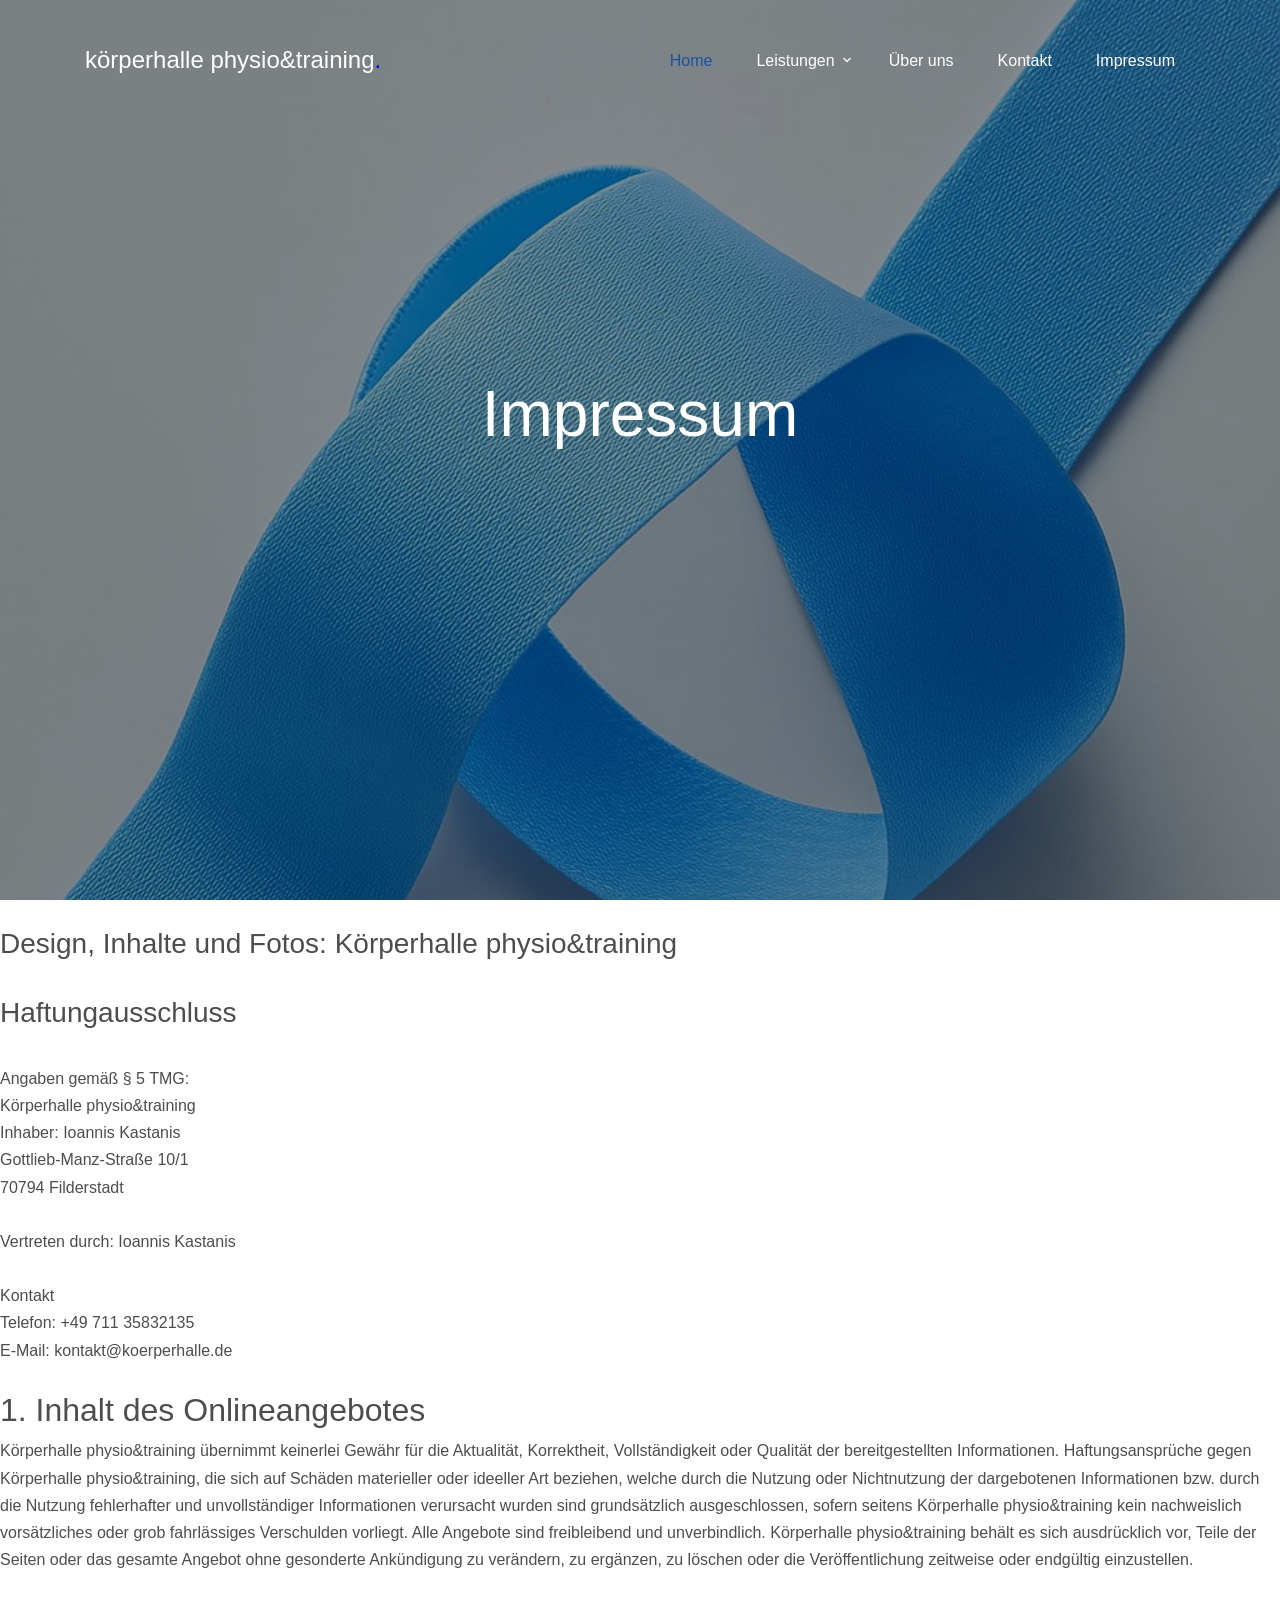
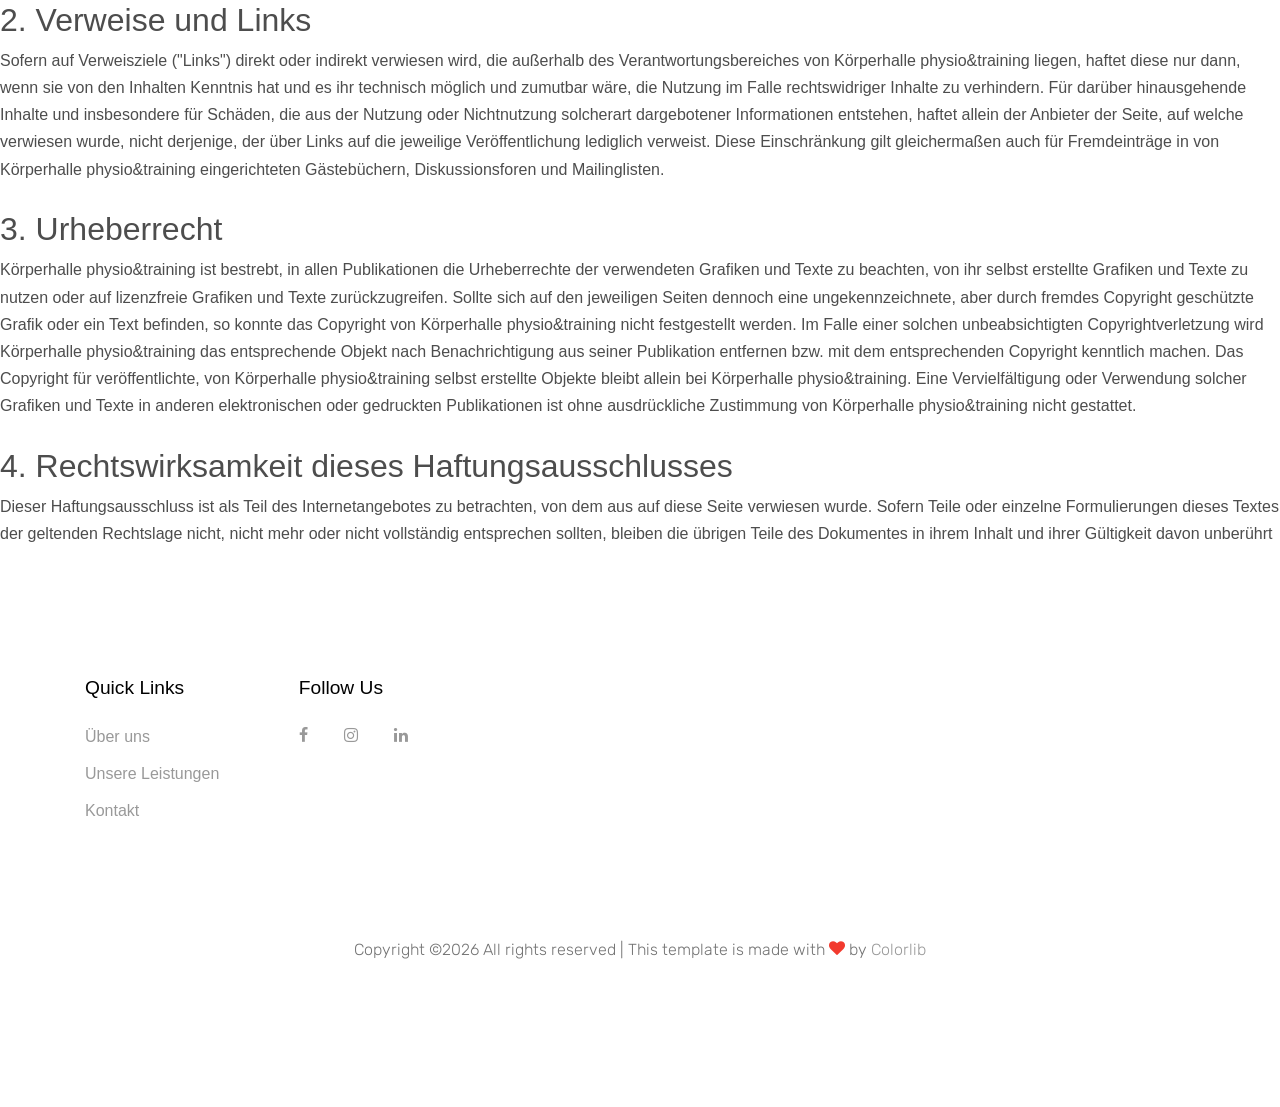
<file: impressum.html>
<!DOCTYPE html>
<html lang="de">
  <head>
    <title>Körperhalle physio&training</title>
    <meta charset="utf-8">
    <meta name="viewport" content="width=device-width, initial-scale=1, shrink-to-fit=no">
  

    <link href="https://fonts.googleapis.com/css?family=Rubik:400,700" rel="stylesheet">

    <link rel="stylesheet" href="fonts/icomoon/style.css">

    <link rel="stylesheet" href="fonts/ekstra/ekstra.css">

    <link rel="stylesheet" href="css/bootstrap.min.css">
    <link rel="stylesheet" href="css/magnific-popup.css">
    <link rel="stylesheet" href="css/jquery-ui.css">
    <link rel="stylesheet" href="css/owl.carousel.min.css">
    <link rel="stylesheet" href="css/owl.theme.default.min.css">

    <link rel="stylesheet" href="css/bootstrap-datepicker.css">

    <link rel="stylesheet" href="fonts/flaticon/font/flaticon.css">

    <link rel="stylesheet" href="css/aos.css">
    <link rel="stylesheet" href="css/rangeslider.css">

    <link rel="stylesheet" href="css/style.css">
    
  </head>
  <body>
  
  <div class="site-wrap">

    <div class="site-mobile-menu">
      <div class="site-mobile-menu-header">
        <div class="site-mobile-menu-close mt-3">
          <span class="icon-close2 js-menu-toggle"></span>
        </div>
      </div>
      <div class="site-mobile-menu-body"></div>
    </div>
    
    <header class="site-navbar" role="banner">

      <div class="container">
        <div class="row align-items-center">
          
          <div class="col-11 col-xl-4">
            <h1 class="mb-0 site-logo"><a href="index.html" class="text-white mb-0 custom-font">körperhalle physio&training<span class="text-primary">.</span> </a></h1>
          </div>
          <div class="col-12 col-md-8 d-none d-xl-block">
            <nav class="site-navigation position-relative text-right" role="navigation">

              <ul class="site-menu js-clone-nav mr-auto d-none d-lg-block">
                <li class="active custom-font"><a href="index.html"><span>Home</span></a></li> 
                <li class="has-children custom-font">
                  <a href="leistungen.html"><span>Leistungen</span></a>
                  <ul class="dropdown arrow-top">
                    <li><a href="leistungen.html">Manuelle Therapie</a></li>
                    <li><a href="leistungen.html">Gerätegestützte Krankengymnastik</a></li>
                    <li><a href="leistungen.html">Manuelle Lymphdrainage</a></li>
                    <li><a href="leistungen.html">Krankengymnastik auf neurophysiologischer Basis</a></li>
                    <li><a href="leistungen.html">Massagetherapie</a></li>
                    <li><a href="leistungen.html">Elektrotherapie</a></li>
                    <li><a href="leistungen.html">Wärmetherapie</a></li>
                    <li><a href="leistungen.html">Return to Activity Testung</a></li>
                    <li><a href="leistungen.html">KGZNS – Krankengymnastik des zentralen Nervensystems</a></li>
                  </ul>
                </li>
                <li><a href="ueber-uns.html"><span class="custom-font">Über uns</span></a></li>
                <li><a href="kontakt.html"><span class="custom-font">Kontakt</span></a></li>
                <li><a href="impressum.html"><span class="custom-font">Impressum</span></a></li>
              </ul>
            </nav>
          </div>


          <div class="d-inline-block d-xl-none ml-md-0 mr-auto py-3" style="position: relative; top: 3px;"><a href="#" class="site-menu-toggle js-menu-toggle text-white"><span class="icon-menu h3"></span></a></div>

          </div>

        </div>
      </div>
      
    </header>

    <div class="site-blocks-cover overlay" style="background-image: url(images/TapeHeader.jpg);" data-aos="fade" data-stellar-background-ratio="0.5">
      <div class="container">
        <div class="row align-items-center justify-content-center text-center">

          <div class="col-md-10">
            
            <div class="row justify-content-center mb-4">
              <div class="col-md-10 text-center">
                <h1 data-aos="fade-up" class="mb-5 custom-font">Impressum</h1>
              </div>
            </div>
          </div>
        </div>
      </div>
    </div>  
    <br>
    <h3 class="text-left custom-font">Design, Inhalte und Fotos: Körperhalle physio&training</h3>
    <br>
    <h3 class="text-left custom-font">Haftungausschluss</h3>
    <br>
    <div class="text-left custom-font">Angaben gemäß § 5 TMG:</div>
    <div class="text-left custom-font">Körperhalle physio&training</div>
    <div class="text-left custom-font">Inhaber: Ioannis Kastanis</div>
    <div class="text-left custom-font">Gottlieb-Manz-Straße 10/1</div>  
    <div class="text-left custom-font">70794 Filderstadt</div>
    <br>
    <div class="text-left custom-font">Vertreten durch: Ioannis Kastanis</div>  
    <br>
    <div class="text-left custom-font">Kontakt</div>  
    <div class="text-left custom-font">Telefon: +49 711 35832135</div>  
    <div class="text-left custom-font">E-Mail: kontakt@koerperhalle.de</div>   
    <br>
    <h2 class="text-left custom-font">1. Inhalt des Onlineangebotes</h2>             
    <div class="text-left custom-font">Körperhalle physio&training übernimmt keinerlei Gewähr für die Aktualität, Korrektheit, Vollständigkeit oder Qualität der bereitgestellten Informationen. Haftungsansprüche gegen Körperhalle physio&training, die sich auf Schäden materieller oder ideeller Art beziehen, welche durch die Nutzung oder Nichtnutzung der dargebotenen Informationen bzw. durch die Nutzung fehlerhafter und unvollständiger Informationen verursacht wurden sind grundsätzlich ausgeschlossen, sofern seitens Körperhalle physio&training kein nachweislich vorsätzliches oder grob fahrlässiges Verschulden vorliegt.
        Alle Angebote sind freibleibend und unverbindlich. Körperhalle physio&training behält es sich ausdrücklich vor, Teile der Seiten oder das gesamte Angebot ohne gesonderte Ankündigung zu verändern, zu ergänzen, zu löschen oder die Veröffentlichung zeitweise oder endgültig einzustellen.</div> 
    <br>
    <h2 class="text-left custom-font">2. Verweise und Links</h2> 
    <div class="text-left custom-font">Sofern auf Verweisziele ("Links") direkt oder indirekt verwiesen wird, die außerhalb des Verantwortungsbereiches von Körperhalle physio&training liegen, haftet diese nur dann, wenn sie von den Inhalten Kenntnis hat und es ihr technisch möglich und zumutbar wäre, die Nutzung im Falle rechtswidriger Inhalte zu verhindern. Für darüber hinausgehende Inhalte und insbesondere für Schäden, die aus der Nutzung oder Nichtnutzung solcherart dargebotener Informationen entstehen, haftet allein der Anbieter der Seite, auf welche verwiesen wurde, nicht derjenige, der über Links auf die jeweilige Veröffentlichung lediglich verweist. Diese Einschränkung gilt gleichermaßen auch für Fremdeinträge in von Körperhalle physio&training eingerichteten Gästebüchern, Diskussionsforen und Mailinglisten.
    </div> 
    <br>
    <h2 class="text-left custom-font">3. Urheberrecht</h2> 
    <div class="text-left custom-font">Körperhalle physio&training ist bestrebt, in allen Publikationen die Urheberrechte der verwendeten Grafiken und Texte zu beachten, von ihr selbst erstellte Grafiken und Texte zu nutzen oder auf lizenzfreie Grafiken und Texte zurückzugreifen. Sollte sich auf den jeweiligen Seiten dennoch eine ungekennzeichnete, aber durch fremdes Copyright geschützte Grafik oder ein Text befinden, so konnte das Copyright von Körperhalle physio&training nicht festgestellt werden. Im Falle einer solchen unbeabsichtigten Copyrightverletzung wird Körperhalle physio&training das entsprechende Objekt nach Benachrichtigung aus seiner Publikation entfernen bzw. mit dem entsprechenden Copyright kenntlich machen.
        Das Copyright für veröffentlichte, von Körperhalle physio&training selbst erstellte Objekte bleibt allein bei Körperhalle physio&training. Eine Vervielfältigung oder Verwendung solcher Grafiken und Texte in anderen elektronischen oder gedruckten Publikationen ist ohne ausdrückliche Zustimmung von Körperhalle physio&training nicht gestattet.
    </div>
    <br>
    <h2 class="text-left custom-font">4. Rechtswirksamkeit dieses Haftungsausschlusses</h2> 
    <div class="text-left custom-font">Dieser Haftungsausschluss ist als Teil des Internetangebotes zu betrachten, von dem aus auf diese Seite verwiesen wurde. Sofern Teile oder einzelne Formulierungen dieses Textes der geltenden Rechtslage nicht, nicht mehr oder nicht vollständig entsprechen sollten, bleiben die übrigen Teile des Dokumentes in ihrem Inhalt und ihrer Gültigkeit davon unberührt</div>
        
    <footer class="site-footer">
        <div class="container">
          <div class="row">
            <div class="col-md-9">
              <div class="row">
                <div class="col-md-6 mb-5 mb-lg-0 col-lg-3">
                  <h2 class="footer-heading mb-4 custom-font">Quick Links</h2>
                  <ul class="list-unstyled custom-font">
                    <li><a href="ueber-uns.html">Über uns</a></li>
                    <li><a href="leistungen.html">Unsere Leistungen</a></li>
                    <li><a href="kontakt.html">Kontakt</a></li>
                  </ul>
                </div>
                <div class="col-md-6 mb-5 mb-lg-0 col-lg-3">
                  <h2 class="footer-heading mb-4 custom-font">Follow Us</h2>
                  <a href="#" class="pl-0 pr-3"><span class="icon-facebook"></span></a>
                  <a href="https://www.instagram.com/koerperhalle.pt/" target="_blank" class="pl-3 pr-3"><span class="icon-instagram"></span></a>
                  <a href="#" class="pl-3 pr-3"><span class="icon-linkedin"></span></a>
                </div>
              </div>
            </div>
          </div>
          <div class="row pt-5 mt-5">
            <div class="col-12 text-md-center text-left">
              <p>
              <!-- Link back to Colorlib can't be removed. Template is licensed under CC BY 3.0. -->
              Copyright &copy;<script>document.write(new Date().getFullYear());</script> All rights reserved | This template is made with <i class="icon-heart text-danger" aria-hidden="true"></i> by <a href="https://colorlib.com" target="_blank" >Colorlib</a>
              <!-- Link back to Colorlib can't be removed. Template is licensed under CC BY 3.0. -->
              </p>
            </div>
          </div>
        </div>
    </footer>
  </div>

  <script src="js/jquery-3.3.1.min.js"></script>
  <script src="js/jquery-migrate-3.0.1.min.js"></script>
  <script src="js/jquery-ui.js"></script>
  <script src="js/popper.min.js"></script>
  <script src="js/bootstrap.min.js"></script>
  <script src="js/owl.carousel.min.js"></script>
  <script src="js/jquery.stellar.min.js"></script>
  <script src="js/jquery.countdown.min.js"></script>
  <script src="js/jquery.magnific-popup.min.js"></script>
  <script src="js/jquery.animateNumber.min.js"></script>
  <script src="js/jquery.waypoints.min.js"></script>

  <script src="js/bootstrap-datepicker.min.js"></script>
  <script src="js/aos.js"></script>
  <script src="js/rangeslider.min.js"></script>
  

  <script src="js/typed.js"></script>
            <script>
            var typed = new Typed('.typed-words', {
            strings: [" Schmerzen"," Stress"," Müdigkeit"],
            typeSpeed: 100,
            backSpeed: 100,
            backDelay: 4000,
            startDelay: 1000,
            loop: true,
            showCursor: true
            });
            </script>

  <script src="js/main.js"></script>
  
  </body>
</html>
</file>
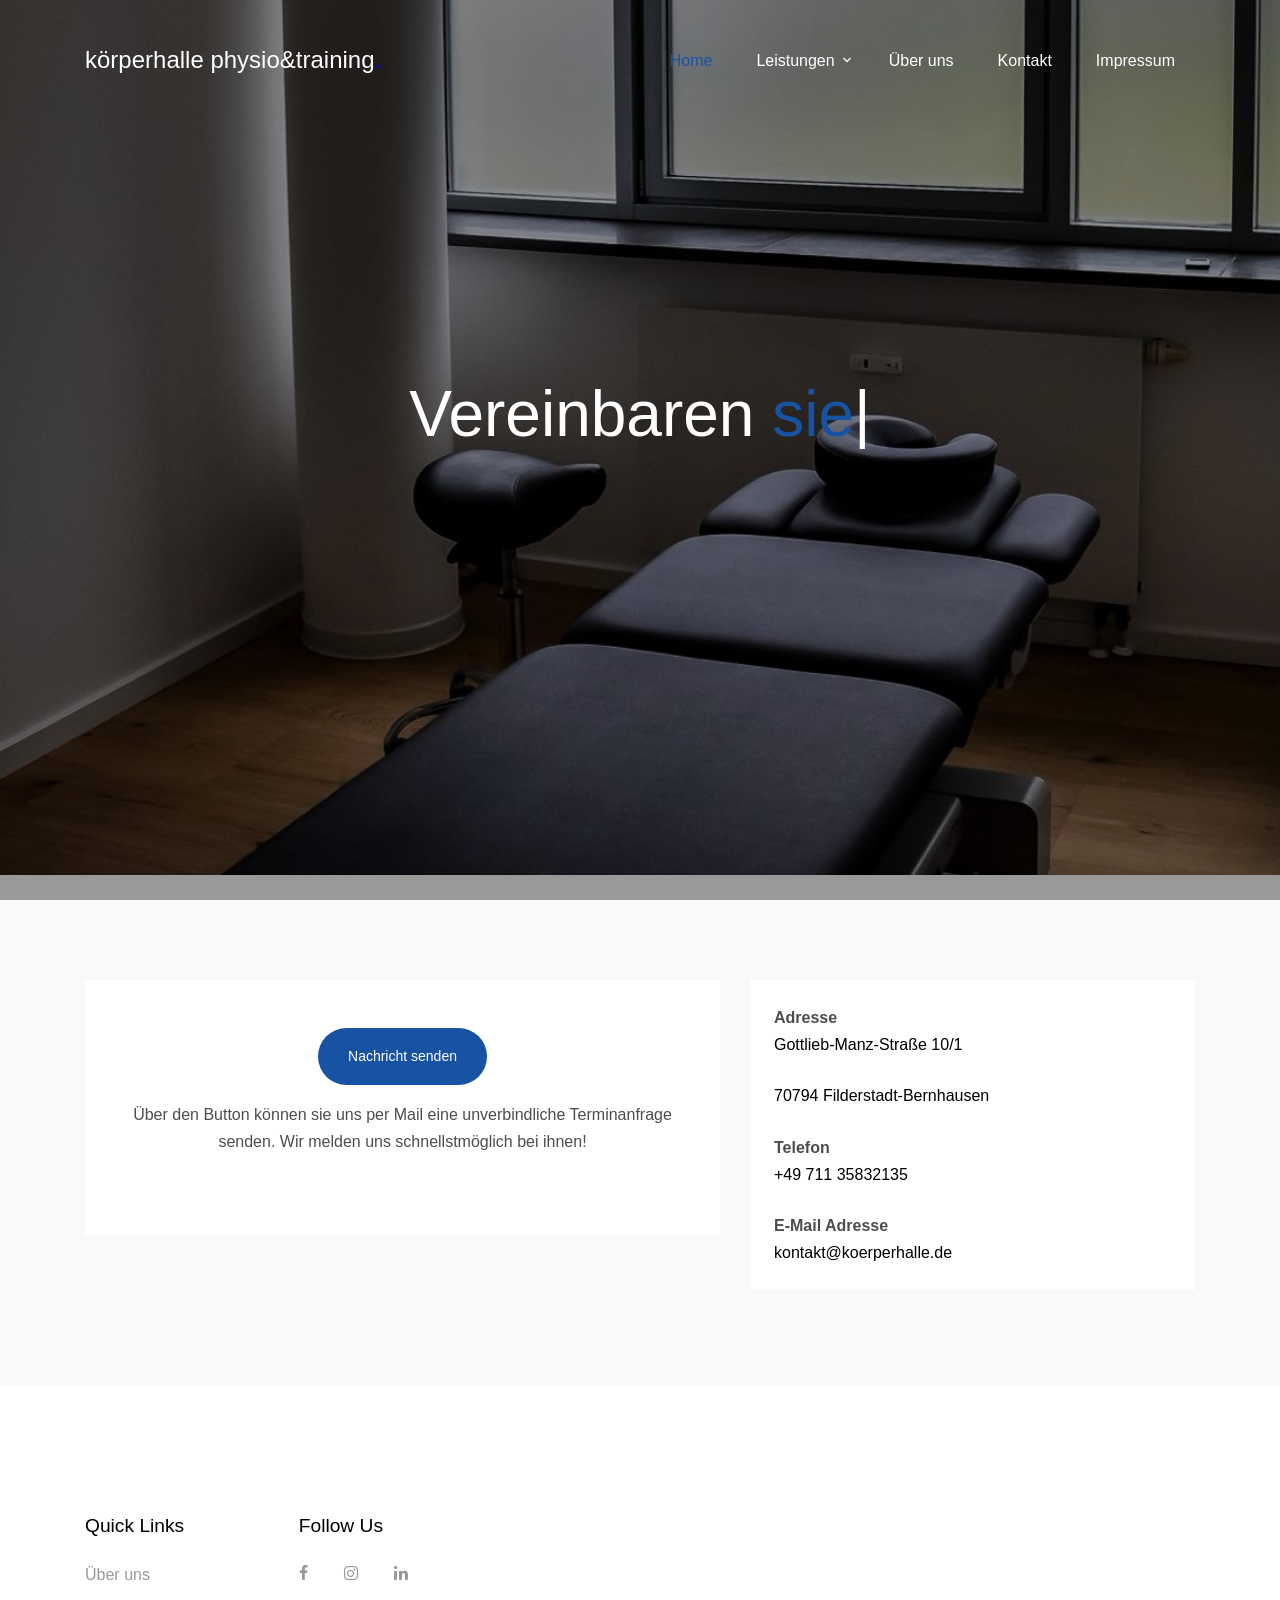
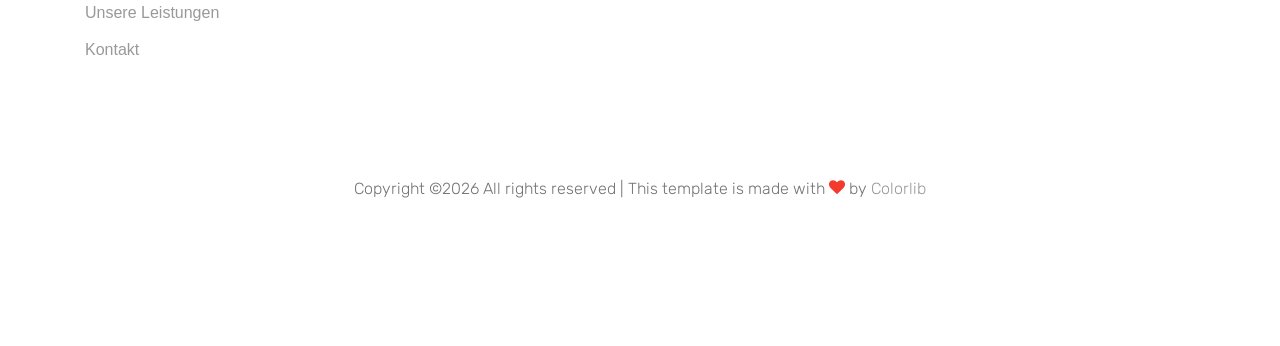
<file: kontakt.html>
<!DOCTYPE html>
<html lang="de">
  <head>
    <title>Körperhalle physio&training - Ihre Physiotherapie in Filderstadt-Bernhausen</title>
    <meta charset="utf-8">
    <meta name="viewport" content="width=device-width, initial-scale=1, shrink-to-fit=no">
    
    <link rel="icon" type="image/png" href="/images/favicon.png">

    <link href="https://fonts.googleapis.com/css?family=Rubik:400,700" rel="stylesheet">

    <link rel="stylesheet" href="fonts/icomoon/style.css">

    <link rel="stylesheet" href="fonts/ekstra/ekstra.css">

    <link rel="stylesheet" href="css/bootstrap.min.css">
    <link rel="stylesheet" href="css/magnific-popup.css">
    <link rel="stylesheet" href="css/jquery-ui.css">
    <link rel="stylesheet" href="css/owl.carousel.min.css">
    <link rel="stylesheet" href="css/owl.theme.default.min.css">

    <link rel="stylesheet" href="css/bootstrap-datepicker.css">

    <link rel="stylesheet" href="fonts/flaticon/font/flaticon.css">

    <link rel="stylesheet" href="css/aos.css">
    <link rel="stylesheet" href="css/rangeslider.css">

    <link rel="stylesheet" href="css/style.css">

    <style>
      .btn-blue {
        background-color: #1853a3 !important;
        color: white !important;
        border: none;
      }
    
      .btn-blue:hover {
        background-color: #1853a3 !important;
        color: white !important;
      }

      a {
        color: black;
        text-decoration: none;
      }

        a:hover {
          color: #1853a3;
          text-decoration: underline;
        }
    </style>
    
  </head>
  <body>
  
  <div class="site-wrap">

    <div class="site-mobile-menu">
      <div class="site-mobile-menu-header">
        <div class="site-mobile-menu-close mt-3">
          <span class="icon-close2 js-menu-toggle"></span>
        </div>
      </div>
      <div class="site-mobile-menu-body"></div>
    </div>
    
       
    <header class="site-navbar" role="banner">

      <div class="container">
        <div class="row align-items-center">
          
          <div class="col-11 col-xl-4">
            <h1 class="mb-0 site-logo"><a href="index.html" class="text-white mb-0 custom-font">körperhalle physio&training<span class="text-primary">.</span> </a></h1>
          </div>
          <div class="col-12 col-md-8 d-none d-xl-block">
            <nav class="site-navigation position-relative text-right" role="navigation">

              <ul class="site-menu js-clone-nav mr-auto d-none d-lg-block">
                <li class="active custom-font"><a href="index.html"><span>Home</span></a></li> 
                <li class="has-children custom-font">
                  <a href="leistungen.html"><span>Leistungen</span></a>
                  <ul class="dropdown arrow-top">
                    <li><a href="leistungen.html">Manuelle Therapie</a></li>
                    <li><a href="leistungen.html">Gerätegestützte Krankengymnastik</a></li>
                    <li><a href="leistungen.html">Manuelle Lymphdrainage</a></li>
                    <li><a href="leistungen.html">Krankengymnastik auf neurophysiologischer Basis</a></li>
                    <li><a href="leistungen.html">Massagetherapie</a></li>
                    <li><a href="leistungen.html">Elektrotherapie</a></li>
                    <li><a href="leistungen.html">Wärmetherapie</a></li>
                    <li><a href="leistungen.html">Return to Activity Testung</a></li>
                    <li><a href="leistungen.html">KGZNS – Krankengymnastik des zentralen Nervensystems</a></li>
                  </ul>
                </li>
                <li><a href="ueber-uns.html"><span class="custom-font">Über uns</span></a></li>
                <li><a href="kontakt.html"><span class="custom-font">Kontakt</span></a></li>
                <li><a href="impressum.html"><span class="custom-font">Impressum</span></a></li>
              </ul>
            </nav>
          </div>


          <div class="d-inline-block d-xl-none ml-md-0 mr-auto py-3" style="position: relative; top: 3px;"><a href="#" class="site-menu-toggle js-menu-toggle text-white"><span class="icon-menu h3"></span></a></div>

          </div>

        </div>
      </div>
      
    </header>

    <div class="site-blocks-cover overlay" style="background-image: url(images/Massagen12.jpg);" data-aos="fade" data-stellar-background-ratio="0.5">
      <div class="container">
        <div class="row align-items-center justify-content-center text-center">

          <div class="col-md-10">
            
            <div class="row justify-content-center mb-4">
              <div class="col-md-10 text-center">
                <h1 data-aos="fade-up" class="mb-5 custom-font">Vereinbaren  <span class="typed-words"></span></h1>
              </div>
            </div>

          </div>
        </div>
      </div>
    </div>  

    <div class="site-section bg-light">
      <div class="container">
        <div class="row">
          <div class="col-md-7 mb-5"  data-aos="fade">

            

            <form action="#" class="p-5 bg-white" style="margin-top: 0px;">
            
              <div class="row form-group custom-font text-center">
                <div class="col-md-12">
                  <a href="mailto:kontakt@koerperhalle.de?subject=Anfrage%20Physiotherapie&body=Hallo Körperhalle Team,%0D%0A%0D%0AIch würde gerne einen Termin vereinbaren.%0D%0AMeine Kontaktdaten:%0D%0A%0D%0AName: %0D%0ATelefon: %0D%0ANachricht:%0D%0A%0D%0AMit freundlichen Grüßen," 
                  class="btn btn-pill btn-md text-white btn-blue" 
                  target="_blank">
                 Nachricht senden
               </a>
                  <p class="mt-3">Über den Button können sie uns per Mail eine unverbindliche Terminanfrage senden. Wir melden uns schnellstmöglich bei ihnen!</p>
                </div>
              </div>
              
            </form>
          </div>
          <div class="col-md-5"  data-aos="fade" data-aos-delay="100">
            
            <div class="p-4 mb-3 bg-white custom-font">
              <p class="mb-0 font-weight-bold">Adresse</p>
              <p class="mb-4"><a href="https://www.google.com/maps/search/?q=Gottlieb-Manz-Straße+10%2F1">Gottlieb-Manz-Straße 10/1</a></p>
              <p class="mb-4"><a href="https://www.google.com/maps/search/?q=Gottlieb-Manz-Straße+10%2F1">70794 Filderstadt-Bernhausen</a></p>

              <p class="mb-0 font-weight-bold custom-font">Telefon</p>
              <p class="mb-4"><a href="tel:+4971135832135">+49 711 35832135</a></p>

              <p class="mb-0 font-weight-bold custom-font">E-Mail Adresse</p>
              <p class="mb-0"><a href="mailto:kontakt@koerperhalle.de?subject=Anfrage%20Physiotherapie&body=Hallo Körperhalle Team,%0D%0A%0D%0AIch würde gerne einen Termin vereinbaren.%0D%0AMeine Kontaktdaten:%0D%0A%0D%0AName: %0D%0ATelefon: %0D%0ANachricht:%0D%0A%0D%0A%0D%0AMit freundlichen Grüßen," target="_blank">
              kontakt@koerperhalle.de</a></p>

            </div>

          </div>
        </div>
      </div>
    </div>
    
    <footer class="site-footer">
      <div class="container">
        <div class="row">
          <div class="col-md-9">
            <div class="row">
              <div class="col-md-6 mb-5 mb-lg-0 col-lg-3">
                <h2 class="footer-heading mb-4 custom-font">Quick Links</h2>
                <ul class="list-unstyled custom-font">
                  <li><a href="ueber-uns.html">Über uns</a></li>
                  <li><a href="leistungen.html">Unsere Leistungen</a></li>
                  <li><a href="kontakt.html">Kontakt</a></li>
                </ul>
              </div>
              <div class="col-md-6 mb-5 mb-lg-0 col-lg-3">
                <h2 class="footer-heading mb-4 custom-font">Follow Us</h2>
                <a href="#" class="pl-0 pr-3"><span class="icon-facebook"></span></a>
                <a href="https://www.instagram.com/koerperhalle.pt/" target="_blank" class="pl-3 pr-3"><span class="icon-instagram"></span></a>
                <a href="#" class="pl-3 pr-3"><span class="icon-linkedin"></span></a>
              </div>
            </div>
          </div>
        </div>
        <div class="row pt-5 mt-5">
          <div class="col-12 text-md-center text-left">
            <p>
            <!-- Link back to Colorlib can't be removed. Template is licensed under CC BY 3.0. -->
            Copyright &copy;<script>document.write(new Date().getFullYear());</script> All rights reserved | This template is made with <i class="icon-heart text-danger" aria-hidden="true"></i> by <a href="https://colorlib.com" target="_blank" >Colorlib</a>
            <!-- Link back to Colorlib can't be removed. Template is licensed under CC BY 3.0. -->
            </p>
          </div>
        </div>
      </div>
    </footer>
  </div>

  <script src="js/jquery-3.3.1.min.js"></script>
  <script src="js/jquery-migrate-3.0.1.min.js"></script>
  <script src="js/jquery-ui.js"></script>
  <script src="js/popper.min.js"></script>
  <script src="js/bootstrap.min.js"></script>
  <script src="js/owl.carousel.min.js"></script>
  <script src="js/jquery.stellar.min.js"></script>
  <script src="js/jquery.countdown.min.js"></script>
  <script src="js/jquery.magnific-popup.min.js"></script>
  <script src="js/jquery.animateNumber.min.js"></script>
  <script src="js/jquery.waypoints.min.js"></script>

  <script src="js/bootstrap-datepicker.min.js"></script>
  <script src="js/aos.js"></script>
  <script src="js/rangeslider.min.js"></script>
  

  <script src="js/typed.js"></script>
            <script>
            var typed = new Typed('.typed-words', {
            strings: ["sie ihren Termin bei uns"],
            typeSpeed: 80,
            backSpeed: 80,
            backDelay: 4000,
            startDelay: 1000,
            loop: false,
            showCursor: true
            });
            </script>

  <script src="js/main.js"></script>
  
  </body>
</html>
</file>
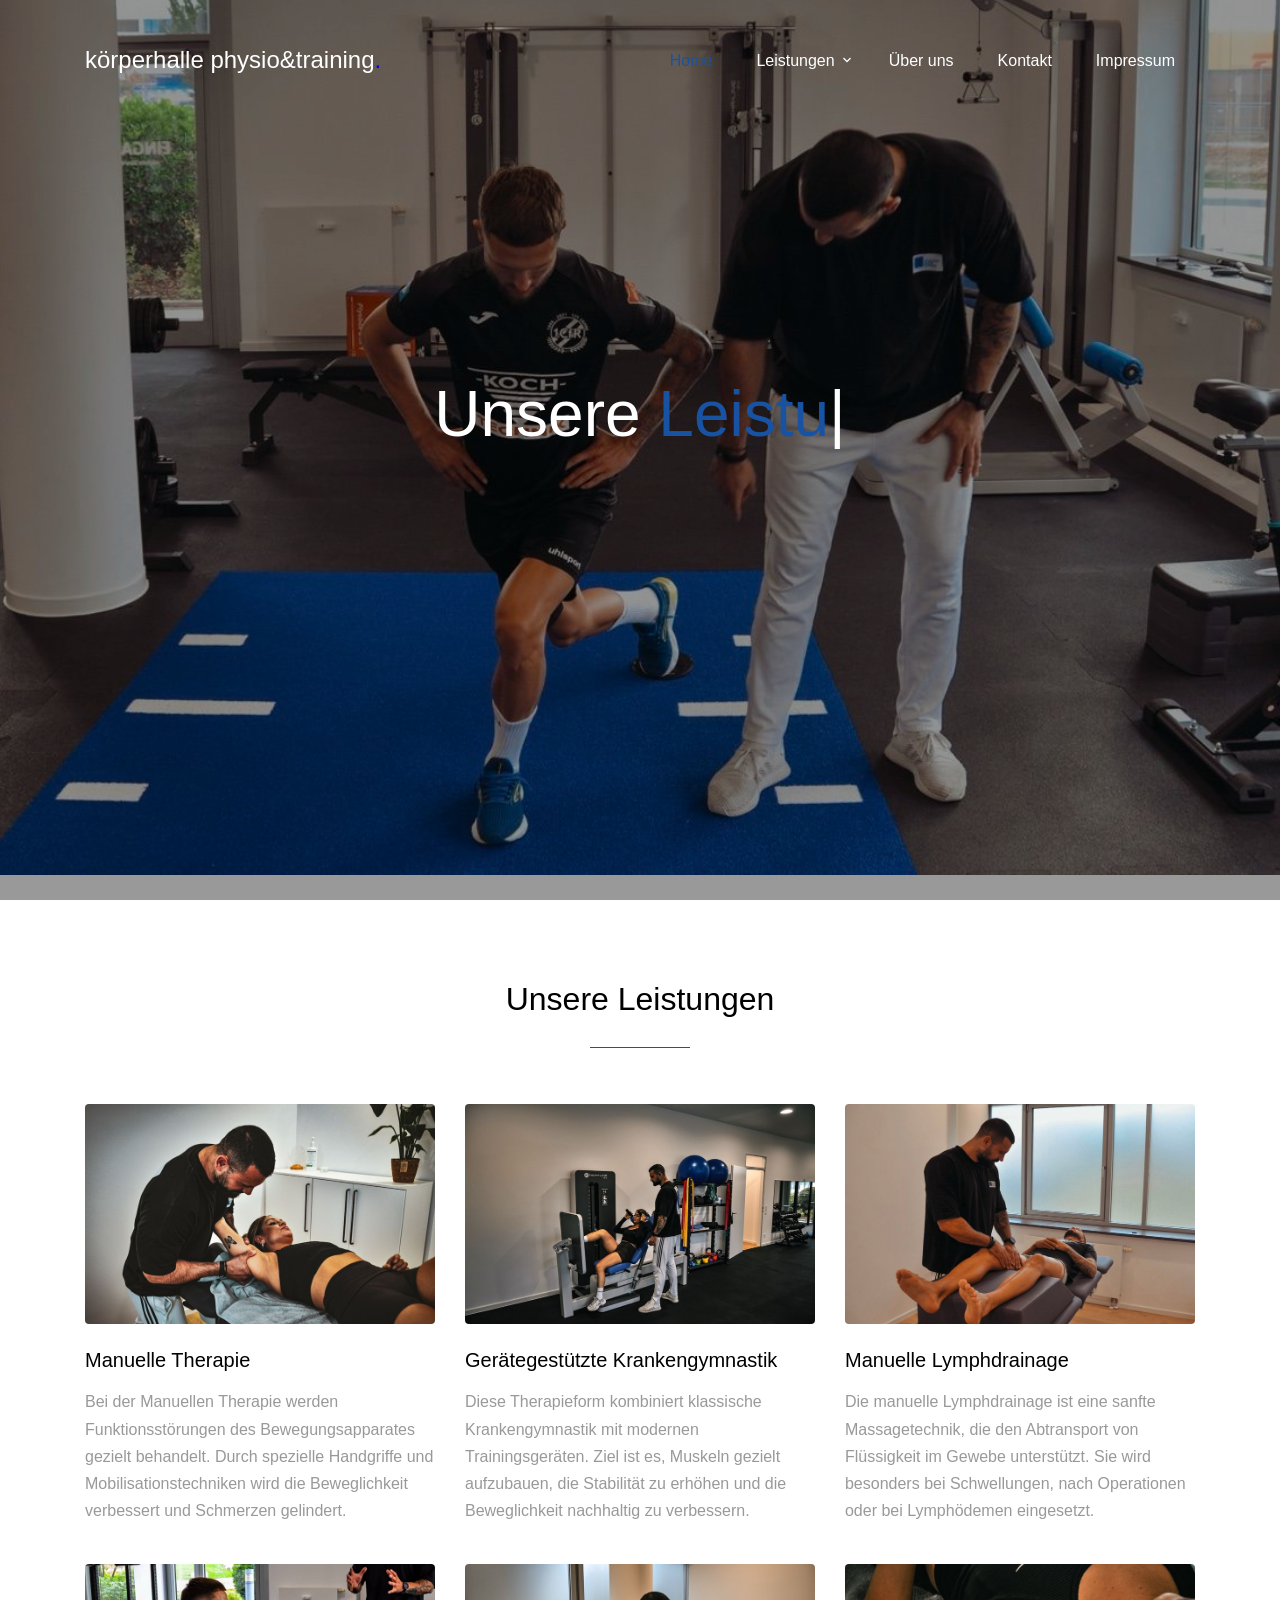
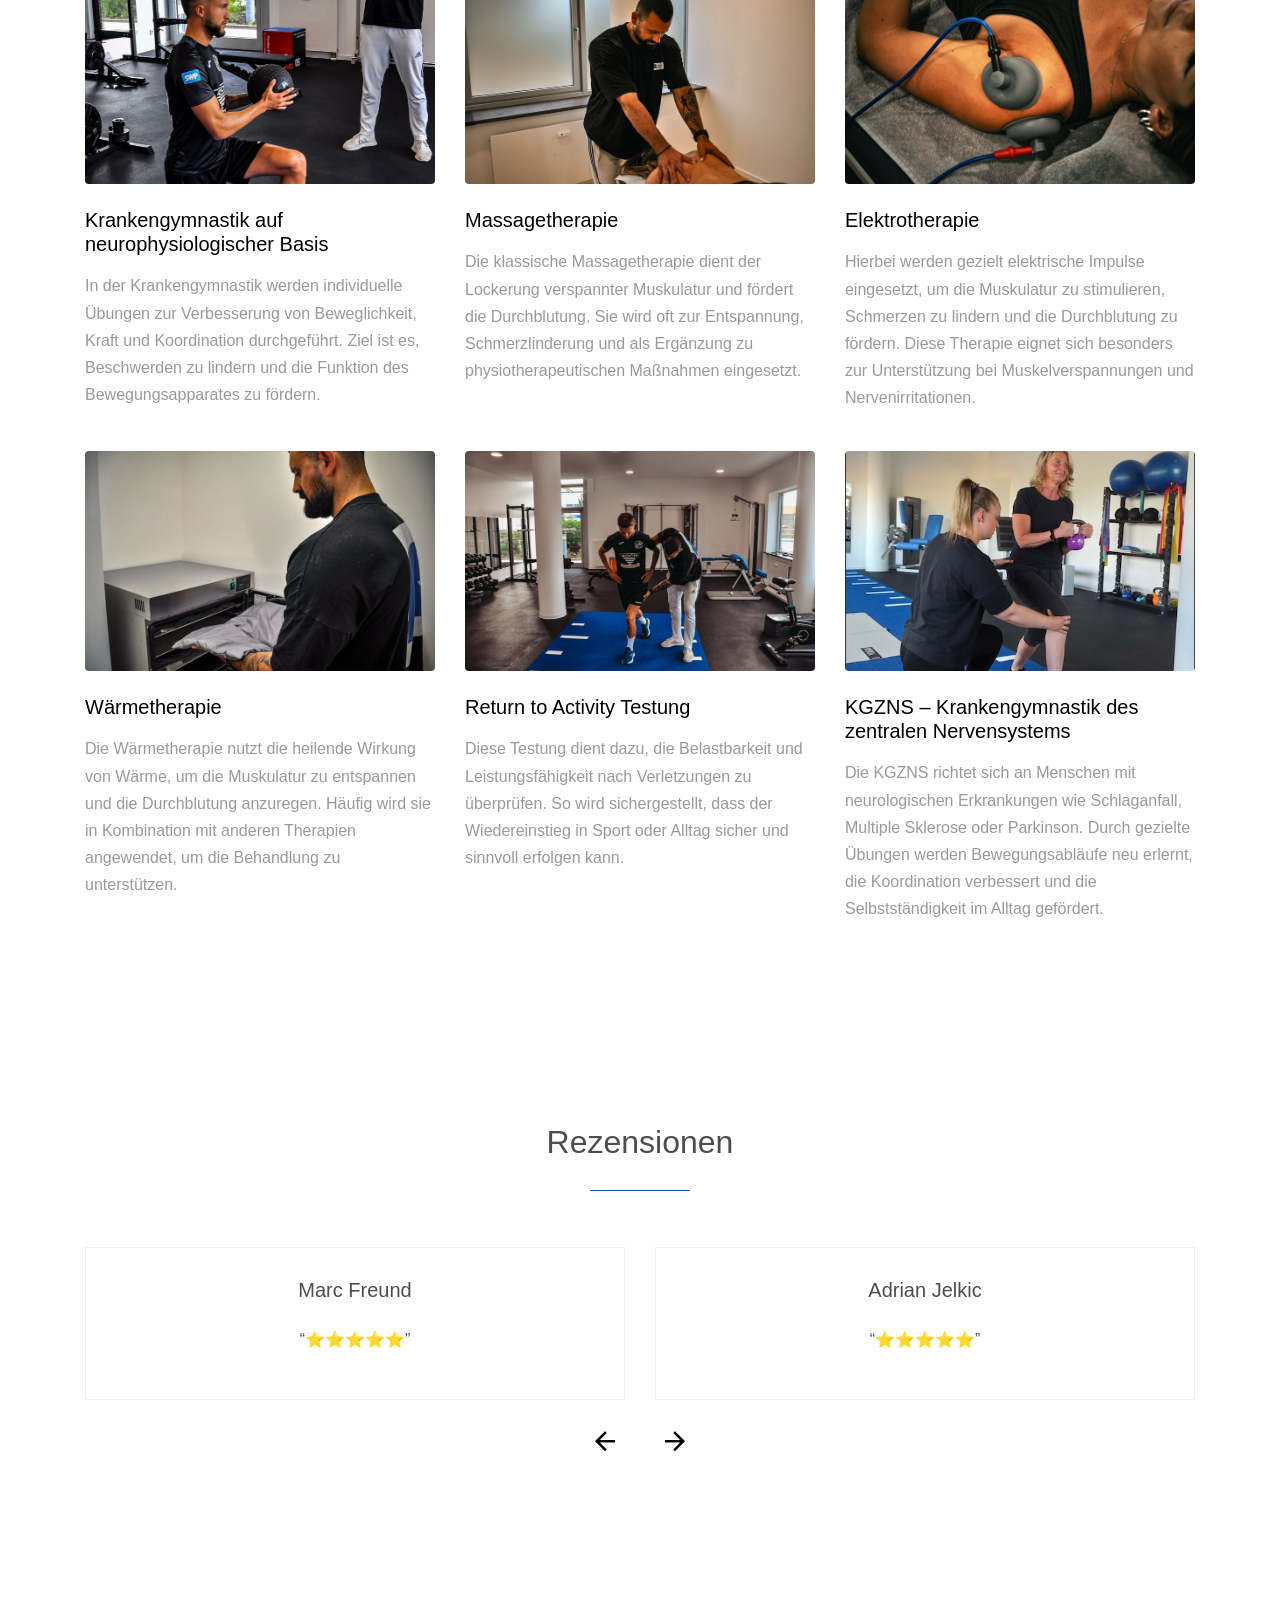
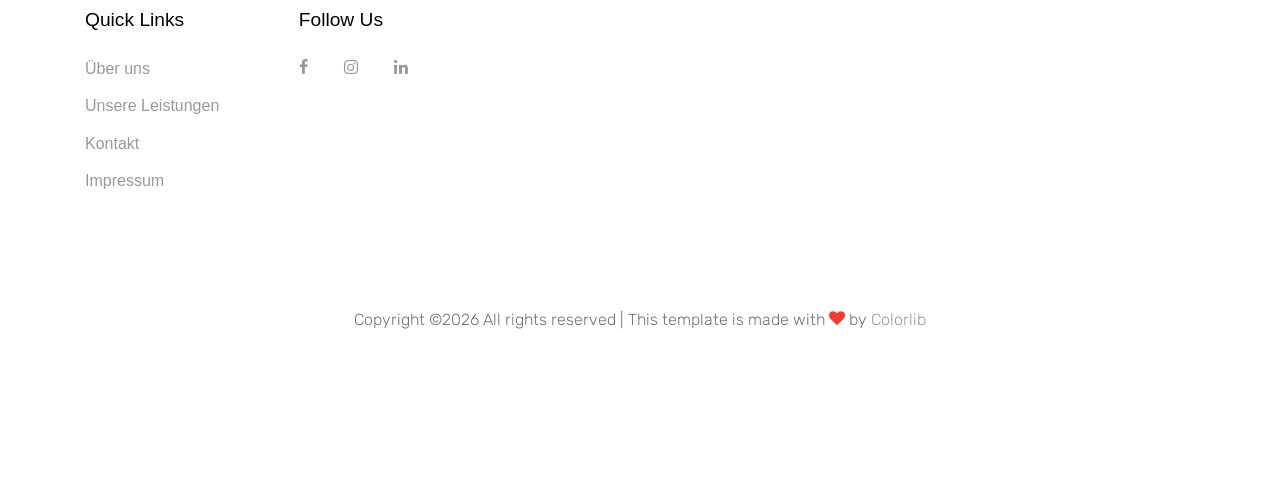
<file: leistungen.html>
<!DOCTYPE html>
<html lang="de">
  <head>
    <title>Körperhalle physio&training</title>
    <meta charset="utf-8">
    <meta name="viewport" content="width=device-width, initial-scale=1, shrink-to-fit=no">

    <link rel="icon" type="image/png" href="/images/favicon.png">

    <link href="https://fonts.googleapis.com/css?family=Rubik:400,700" rel="stylesheet">

    <link rel="stylesheet" href="fonts/icomoon/style.css">

    <link rel="stylesheet" href="fonts/ekstra/ekstra.css">

    <link rel="stylesheet" href="css/bootstrap.min.css">
    <link rel="stylesheet" href="css/magnific-popup.css">
    <link rel="stylesheet" href="css/jquery-ui.css">
    <link rel="stylesheet" href="css/owl.carousel.min.css">
    <link rel="stylesheet" href="css/owl.theme.default.min.css">

    <link rel="stylesheet" href="css/bootstrap-datepicker.css">

    <link rel="stylesheet" href="fonts/flaticon/font/flaticon.css">

    <link rel="stylesheet" href="css/aos.css">
    <link rel="stylesheet" href="css/rangeslider.css">

    <link rel="stylesheet" href="css/style.css">

    <style>
      .block-service-1-card .thumbnail-link {
        height: 220px;
      }
      .block-service-1-card .thumbnail-link img {
        width: 100%;
        height: 100%;
        object-fit: cover;
      }
    </style>

  </head>
  <body>
  
  <div class="site-wrap">

    <div class="site-mobile-menu">
      <div class="site-mobile-menu-header">
        <div class="site-mobile-menu-close mt-3">
          <span class="icon-close2 js-menu-toggle"></span>
        </div>
      </div>
      <div class="site-mobile-menu-body"></div>
    </div>
    
      
      <header class="site-navbar" role="banner">
  
        <div class="container">
          <div class="row align-items-center">
            
            <div class="col-11 col-xl-4">
              <h1 class="mb-0 site-logo"><a href="index.html" class="text-white mb-0 custom-font">körperhalle physio&training<span class="text-primary">.</span> </a></h1>
            </div>
            <div class="col-12 col-md-8 d-none d-xl-block">
              <nav class="site-navigation position-relative text-right" role="navigation">
  
                <ul class="site-menu js-clone-nav mr-auto d-none d-lg-block">
                  <li class="active custom-font"><a href="index.html"><span>Home</span></a></li> 
                  <li class="has-children custom-font">
                    <a href="leistungen.html"><span>Leistungen</span></a>
                    <ul class="dropdown arrow-top">
                      <li><a href="leistungen.html">Manuelle Therapie</a></li>
                      <li><a href="leistungen.html">Gerätegestützte Krankengymnastik</a></li>
                      <li><a href="leistungen.html">Manuelle Lymphdrainage</a></li>
                      <li><a href="leistungen.html">Krankengymnastik auf neurophysiologischer Basis</a></li>
                      <li><a href="leistungen.html">Massagetherapie</a></li>
                      <li><a href="leistungen.html">Elektrotherapie</a></li>
                      <li><a href="leistungen.html">Wärmetherapie</a></li>
                      <li><a href="leistungen.html">Return to Activity Testung</a></li>
                      <li><a href="leistungen.html">KGZNS – Krankengymnastik des zentralen Nervensystems</a></li>
                    </ul>
                  </li>
                  <li><a href="ueber-uns.html"><span class="custom-font">Über uns</span></a></li>
                  <li><a href="kontakt.html"><span class="custom-font">Kontakt</span></a></li>
                  <li><a href="impressum.html"><span class="custom-font">Impressum</span></a></li>
                </ul>
              </nav>
            </div>
  
  
            <div class="d-inline-block d-xl-none ml-md-0 mr-auto py-3" style="position: relative; top: 3px;"><a href="#" class="site-menu-toggle js-menu-toggle text-white"><span class="icon-menu h3"></span></a></div>
  
            </div>
  
          </div>
        </div>
        
      </header>

    <div class="site-blocks-cover overlay" style="background-image: url(images/Leistungen123.jpg);" data-aos="fade" data-stellar-background-ratio="0.5">
      <div class="container">
        <div class="row align-items-center justify-content-center text-center">

          <div class="col-md-10">
            
            <div class="row justify-content-center mb-4">
              <div class="col-md-10 text-center">
                <h1 data-aos="fade-up" class="mb-5 custom-font">Unsere  <span class="typed-words"></span></h1>
              </div>
            </div>

          </div>
        </div>
      </div>
    </div>

    <div class="site-section block-services-1">
      <div class="container">
        <div class="row mb-5">
          <div class="col-md-12 text-center">
            <h2 class="site-section-heading text-center font-secondary text-black custom-font">Unsere Leistungen</h2>
          </div>
        </div>
        <div class="row">
          <div class="mb-4 mb-lg-4 col-sm-6 col-md-6 col-lg-4">
            <div class="block-service-1-card">
              <a href="#" class="thumbnail-link d-block mb-4"><img src="images/Manuelle1.jpg" alt="Image" class="img-fluid"></a>
              <h3 class="block-service-1-heading mb-3 custom-font"><a href="#">Manuelle Therapie</a></h3>
              <div class="block-service-1-excerpt custom-font"><p>Bei der Manuellen Therapie werden Funktionsstörungen des Bewegungsapparates gezielt behandelt. Durch spezielle Handgriffe und Mobilisationstechniken wird die Beweglichkeit verbessert und Schmerzen gelindert.</p></div>
            </div>
          </div>
          <div class="mb-4 mb-lg-4 col-sm-6 col-md-6 col-lg-4">
            <div class="block-service-1-card">
              <a href="#" class="thumbnail-link d-block mb-4"><img src="images/Geraetegestuetzte.jpg" alt="Image" class="img-fluid"></a>
              <h3 class="block-service-1-heading mb-3 custom-font"><a href="#">Gerätegestützte Krankengymnastik</a></h3>
              <div class="block-service-1-excerpt custom-font"><p>Diese Therapieform kombiniert klassische Krankengymnastik mit modernen Trainingsgeräten. Ziel ist es, Muskeln gezielt aufzubauen, die Stabilität zu erhöhen und die Beweglichkeit nachhaltig zu verbessern.</p></div>
            </div>
          </div>
          <div class="mb-4 mb-lg-4 col-sm-6 col-md-6 col-lg-4">
            <div class="block-service-1-card">
              <a href="#" class="thumbnail-link d-block mb-4"><img src="images/Lymph1.jpg" alt="Image" class="img-fluid"></a>
              <h3 class="block-service-1-heading mb-3 custom-font"><a href="#">Manuelle Lymphdrainage</a></h3>
              <div class="block-service-1-excerpt custom-font"><p>Die manuelle Lymphdrainage ist eine sanfte Massagetechnik, die den Abtransport von Flüssigkeit im Gewebe unterstützt. Sie wird besonders bei Schwellungen, nach Operationen oder bei Lymphödemen eingesetzt.</p></div>
            </div>
          </div>
          <div class="mb-4 mb-lg-4 col-sm-6 col-md-6 col-lg-4">
            <div class="block-service-1-card">
              <a href="#" class="thumbnail-link d-block mb-4"><img src="images/Aufbautraining1.jpg" alt="Image" class="img-fluid"></a>
              <h3 class="block-service-1-heading mb-3 custom-font"><a href="#">Krankengymnastik auf neurophysiologischer Basis</a></h3>
              <div class="block-service-1-excerpt custom-font"><p>In der Krankengymnastik werden individuelle Übungen zur Verbesserung von Beweglichkeit, Kraft und Koordination durchgeführt. Ziel ist es, Beschwerden zu lindern und die Funktion des Bewegungsapparates zu fördern.</p></div>
            </div>
          </div>
          <div class="mb-4 mb-lg-4 col-sm-6 col-md-6 col-lg-4">
            <div class="block-service-1-card">
              <a href="#" class="thumbnail-link d-block mb-4"><img src="images/Massagetherapie1.jpg" alt="Image" class="img-fluid"></a>
              <h3 class="block-service-1-heading mb-3 custom-font"><a href="#">Massagetherapie</a></h3>
              <div class="block-service-1-excerpt custom-font"><p>Die klassische Massagetherapie dient der Lockerung verspannter Muskulatur und fördert die Durchblutung. Sie wird oft zur Entspannung, Schmerzlinderung und als Ergänzung zu physiotherapeutischen Maßnahmen eingesetzt.</p></div>
            </div>
          </div>
          <div class="mb-4 mb-lg-4 col-sm-6 col-md-6 col-lg-4">
            <div class="block-service-1-card">
              <a href="#" class="thumbnail-link d-block mb-4"><img src="images/Elektro1.jpg" alt="Image" class="img-fluid"></a>
              <h3 class="block-service-1-heading mb-3 custom-font"><a href="#">Elektrotherapie</a></h3>
              <div class="block-service-1-excerpt custom-font"><p>Hierbei werden gezielt elektrische Impulse eingesetzt, um die Muskulatur zu stimulieren, Schmerzen zu lindern und die Durchblutung zu fördern. Diese Therapie eignet sich besonders zur Unterstützung bei Muskelverspannungen und Nervenirritationen.</p></div>
            </div>
          </div>
          <div class="mb-4 mb-lg-4 col-sm-6 col-md-6 col-lg-4">
            <div class="block-service-1-card">
              <a href="#" class="thumbnail-link d-block mb-4"><img src="images/Waermetherapie1.jpg" alt="Image" class="img-fluid"></a>
              <h3 class="block-service-1-heading mb-3 custom-font"><a href="#">Wärmetherapie</a></h3>
              <div class="block-service-1-excerpt custom-font"><p>Die Wärmetherapie nutzt die heilende Wirkung von Wärme, um die Muskulatur zu entspannen und die Durchblutung anzuregen. Häufig wird sie in Kombination mit anderen Therapien angewendet, um die Behandlung zu unterstützen.</p></div>
            </div>
          </div>
          <div class="mb-4 mb-lg-4 col-sm-6 col-md-6 col-lg-4">
            <div class="block-service-1-card">
              <a href="#" class="thumbnail-link d-block mb-4"><img src="images/ReturnToActivity.jpg" alt="Image" class="img-fluid"></a>
              <h3 class="block-service-1-heading mb-3 custom-font"><a href="#">Return to Activity Testung</a></h3>
              <div class="block-service-1-excerpt custom-font"><p>Diese Testung dient dazu, die Belastbarkeit und Leistungsfähigkeit nach Verletzungen zu überprüfen. So wird sichergestellt, dass der Wiedereinstieg in Sport oder Alltag sicher und sinnvoll erfolgen kann.</p></div>
            </div>
          </div>
          <div class="mb-4 mb-lg-4 col-sm-6 col-md-6 col-lg-4">
            <div class="block-service-1-card">
              <a href="#" class="thumbnail-link d-block mb-4"><img src="images/neurophysio.png" alt="Image" class="img-fluid"></a>
              <h3 class="block-service-1-heading mb-3 custom-font"><a href="#">KGZNS – Krankengymnastik des zentralen Nervensystems</a></h3>
              <div class="block-service-1-excerpt custom-font"><p>Die KGZNS richtet sich an Menschen mit neurologischen Erkrankungen wie Schlaganfall, Multiple Sklerose oder Parkinson. Durch gezielte Übungen werden Bewegungsabläufe neu erlernt, die Koordination verbessert und die Selbstständigkeit im Alltag gefördert.</p></div>
            </div>
          </div>
        </div>
      </div>
    </div>
    
    <div class="site-section">
      <div class="container">
        <div class="row mb-5">
          <div class="col-md-12 text-center">
            <h2 class="site-section-heading text-center font-secondary custom-font">Rezensionen</h2>
          </div>
        </div>
        <div class="row">

          <div class="col-12">

            <div class="owl-carousel-2 owl-carousel">

              <div class="d-block block-testimony mx-auto text-center">
                <div>
                  <h2 class="h5 mb-4 custom-font">Marc Freund</h2>
                  <blockquote class="custom-font">&ldquo;⭐️⭐️⭐️⭐️⭐️&rdquo;</blockquote>
                </div>
              </div>

              <div class="d-block block-testimony mx-auto text-center">
                <div>
                  <h2 class="h5 mb-4 custom-font">Adrian Jelkic</h2>
                  <blockquote class="custom-font">&ldquo;⭐️⭐️⭐️⭐️⭐️&rdquo;</blockquote>
                </div>
              </div>

              <div class="d-block block-testimony mx-auto text-center">
               <!-- <div class="person w-25 mx-auto mb-4">
                  <img src="images/person_3.jpg" alt="Image" class="img-fluid rounded-circle w-50 mx-auto">
                </div> -->

                <div>
                  <h2 class="h5 mb-4 custom-font">Cansin Yildirim</h2>
                  <blockquote class="custom-font">&ldquo;⭐️⭐️⭐️⭐️⭐️&rdquo;</blockquote>
                </div>
              </div>

              <div class="d-block block-testimony mx-auto text-center">
                <div>
                  <h2 class="h5 mb-4 custom-font">Claudio Bubalo</h2>
                  <blockquote>&ldquo;⭐️⭐️⭐️⭐️⭐️&rdquo;</blockquote>
                </div>
              </div>

              <div class="d-block block-testimony mx-auto text-center">
                <div>
                  <h2 class="h5 mb-4 custom-font">Markos Kastanis</h2>
                  <blockquote>&ldquo;⭐️⭐️⭐️⭐️⭐️&rdquo;</blockquote>
                </div>
              </div>

              <div class="d-block block-testimony mx-auto text-center">
                <div>
                  <h2 class="h5 mb-4 custom-font">Yannick Sagert</h2>
                  <blockquote>&ldquo;⭐️⭐️⭐️⭐️⭐️&rdquo;</blockquote>
                </div>
              </div>

            </div>
          </div>
          

        </div>
      </div>
    </div>
    
    <footer class="site-footer">
      <div class="container">
        <div class="row">
          <div class="col-md-9">
            <div class="row">
              <div class="col-md-6 mb-5 mb-lg-0 col-lg-3">
                <h2 class="footer-heading mb-4 custom-font">Quick Links</h2>
                <ul class="list-unstyled custom-font">
                  <li><a href="ueber-uns.html">Über uns</a></li>
                  <li><a href="leistungen.html">Unsere Leistungen</a></li>
                  <li><a href="kontakt.html">Kontakt</a></li>
                  <li><a href="impressum.html"><span class="custom-font">Impressum</span></a></li>
                </ul>
              </div>
              <div class="col-md-6 mb-5 mb-lg-0 col-lg-3">
                <h2 class="footer-heading mb-4 custom-font">Follow Us</h2>
                <a href="#" class="pl-0 pr-3"><span class="icon-facebook"></span></a>
                <a href="https://www.instagram.com/koerperhalle.pt/" target="_blank" class="pl-3 pr-3"><span class="icon-instagram"></span></a>
                <a href="#" class="pl-3 pr-3"><span class="icon-linkedin"></span></a>
              </div>
            </div>
          </div>
        </div>
        <div class="row pt-5 mt-5">
          <div class="col-12 text-md-center text-left">
            <p>
            <!-- Link back to Colorlib can't be removed. Template is licensed under CC BY 3.0. -->
            Copyright &copy;<script>document.write(new Date().getFullYear());</script> All rights reserved | This template is made with <i class="icon-heart text-danger" aria-hidden="true"></i> by <a href="https://colorlib.com" target="_blank" >Colorlib</a>
            <!-- Link back to Colorlib can't be removed. Template is licensed under CC BY 3.0. -->
            </p>
          </div>
        </div>
      </div>
    </footer>
  </div>

  <script src="js/jquery-3.3.1.min.js"></script>
  <script src="js/jquery-migrate-3.0.1.min.js"></script>
  <script src="js/jquery-ui.js"></script>
  <script src="js/popper.min.js"></script>
  <script src="js/bootstrap.min.js"></script>
  <script src="js/owl.carousel.min.js"></script>
  <script src="js/jquery.stellar.min.js"></script>
  <script src="js/jquery.countdown.min.js"></script>
  <script src="js/jquery.magnific-popup.min.js"></script>
  <script src="js/jquery.animateNumber.min.js"></script>
  <script src="js/jquery.waypoints.min.js"></script>

  <script src="js/bootstrap-datepicker.min.js"></script>
  <script src="js/aos.js"></script>
  <script src="js/rangeslider.min.js"></script>
  

  <script src="js/typed.js"></script>
            <script>
            var typed = new Typed('.typed-words', {
            strings: ["Leistungen"],
            typeSpeed: 80,
            backSpeed: 80,
            backDelay: 4000,
            startDelay: 1000,
            loop: false,
            showCursor: true
            });
            </script>

  <script src="js/main.js"></script>
  
  </body>
</html>
</file>
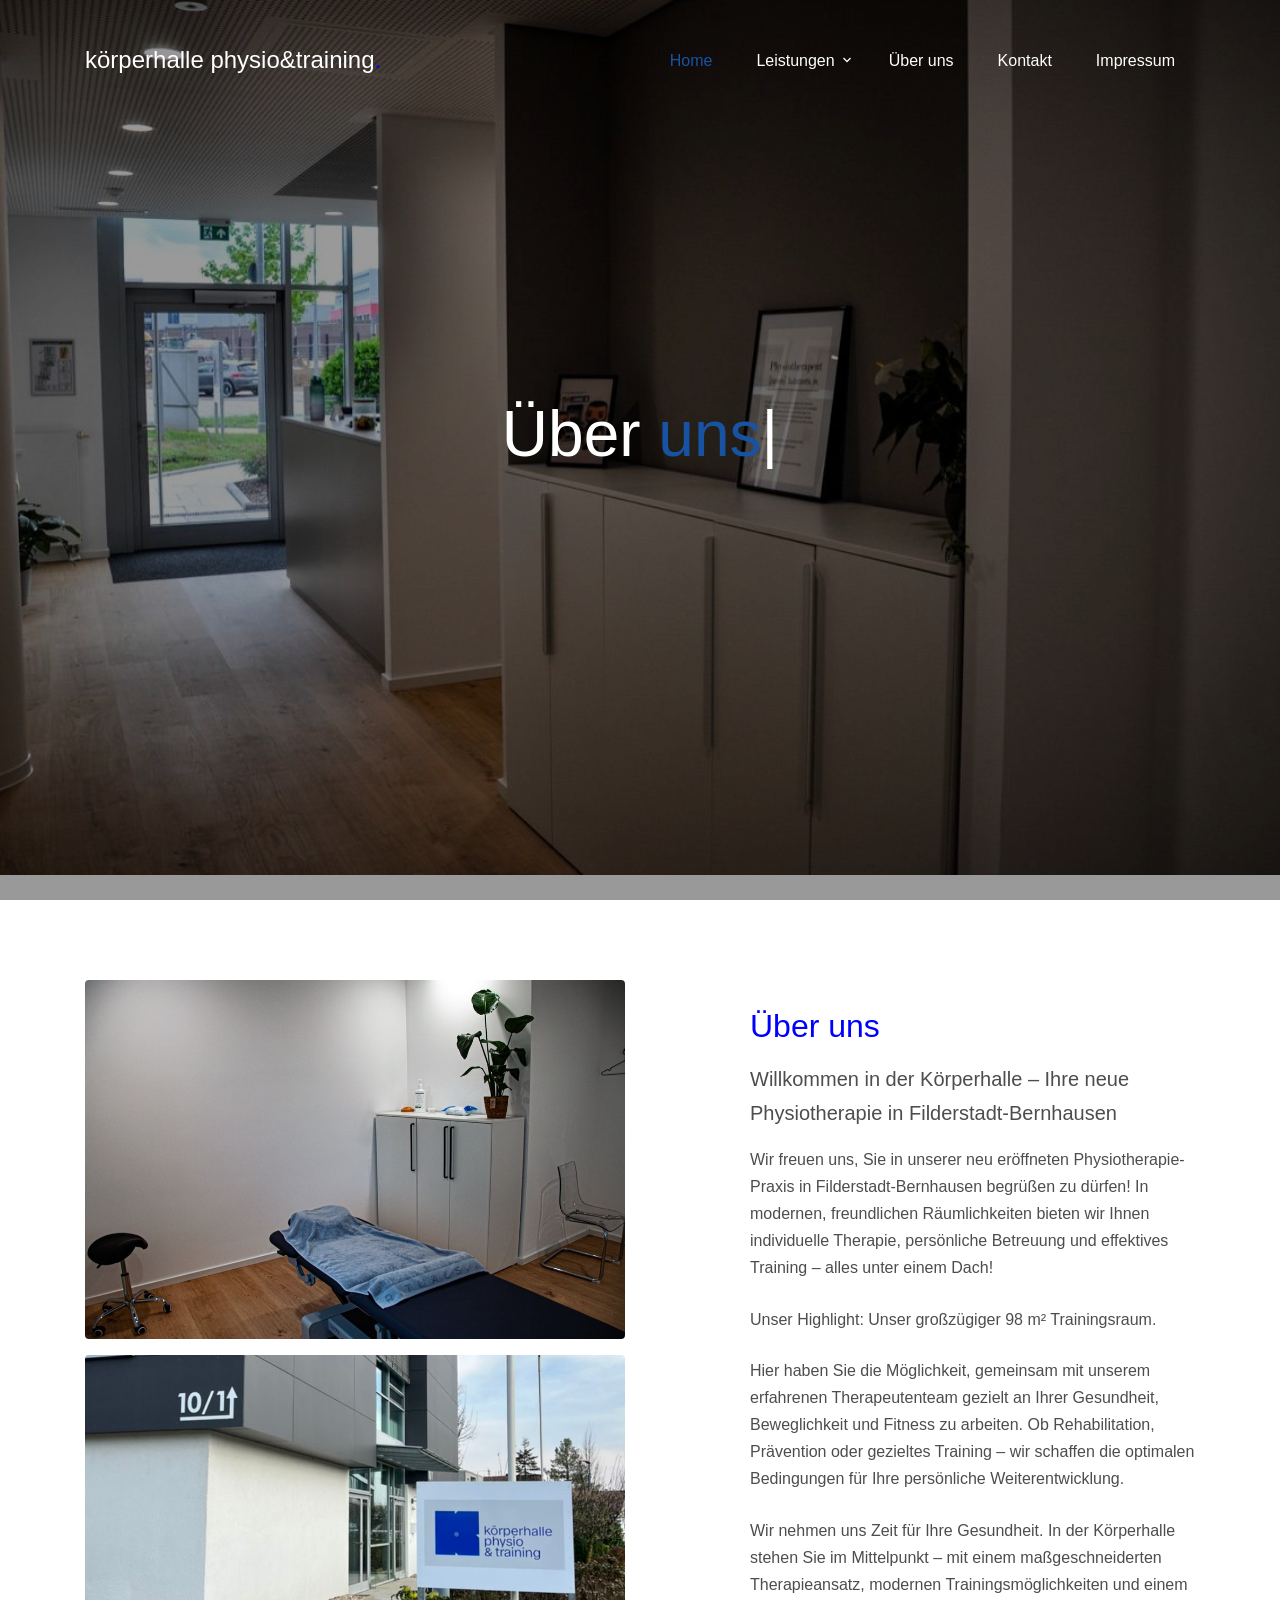
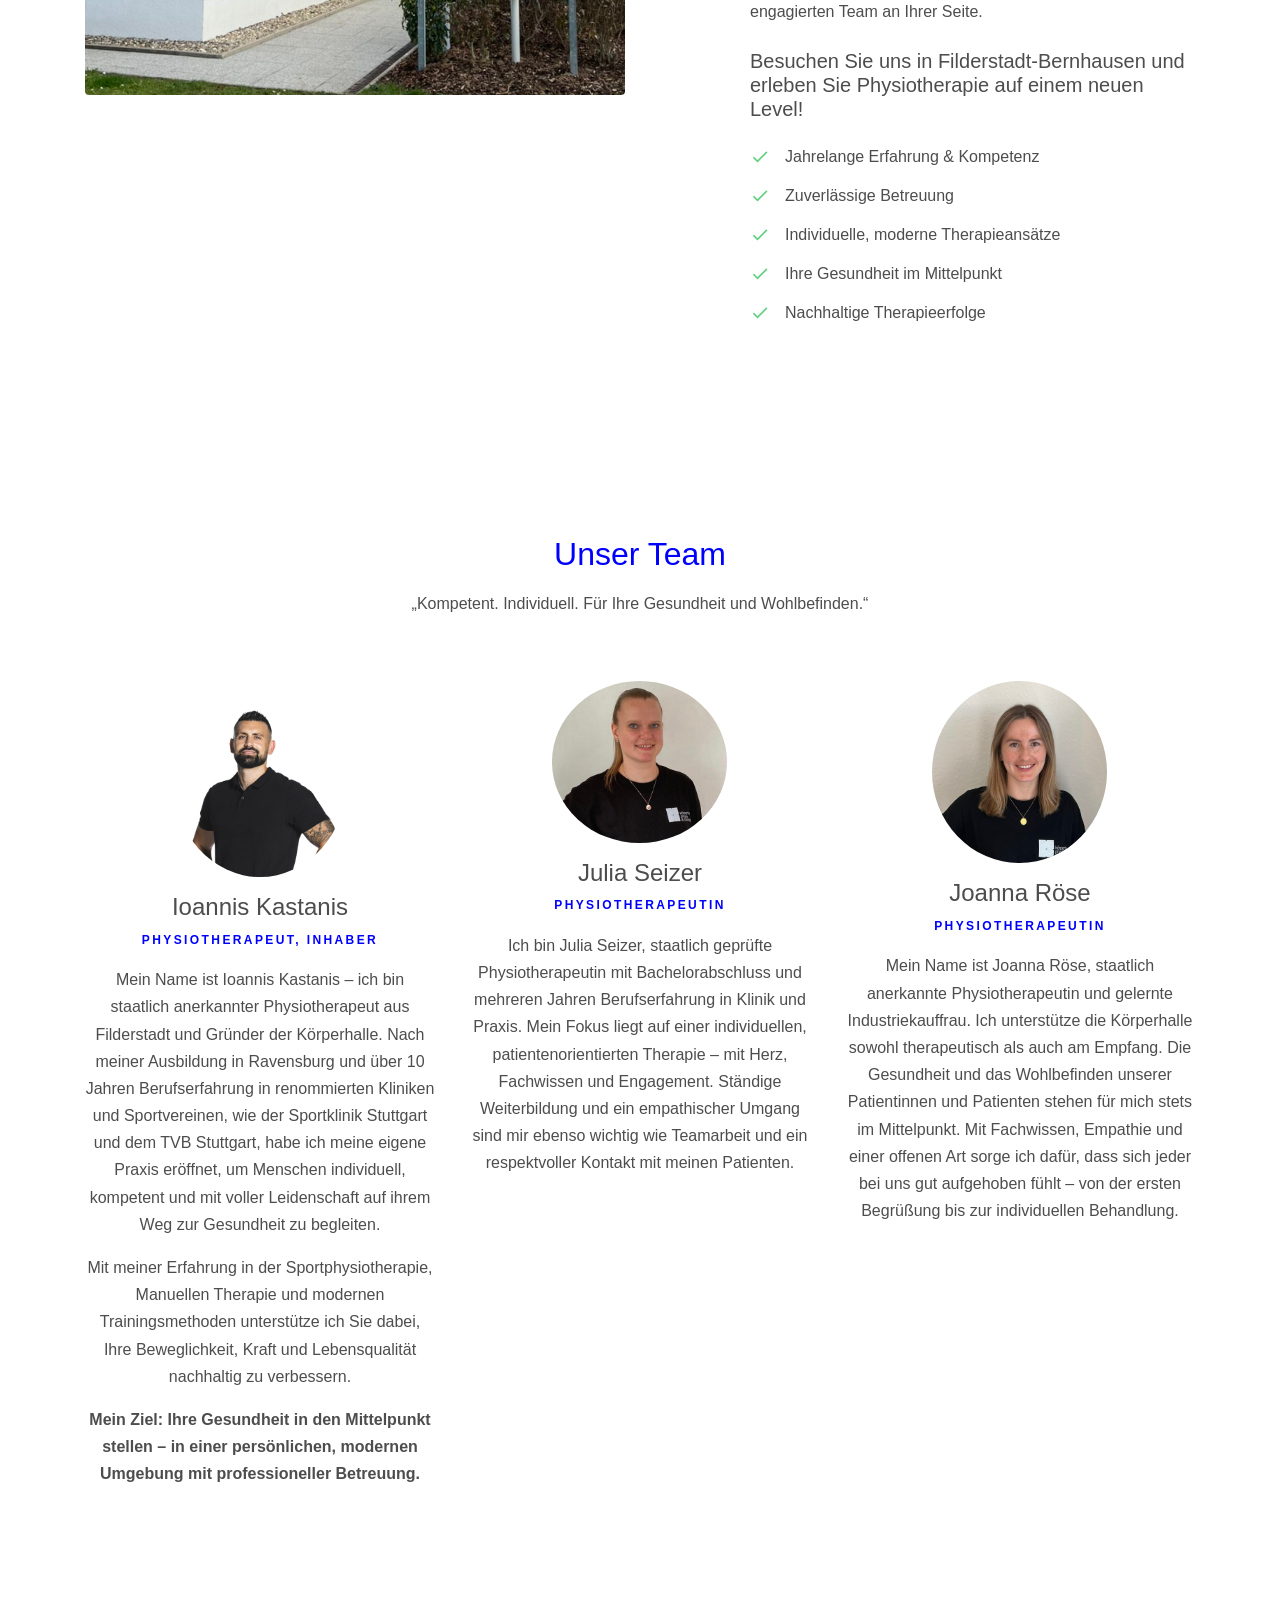
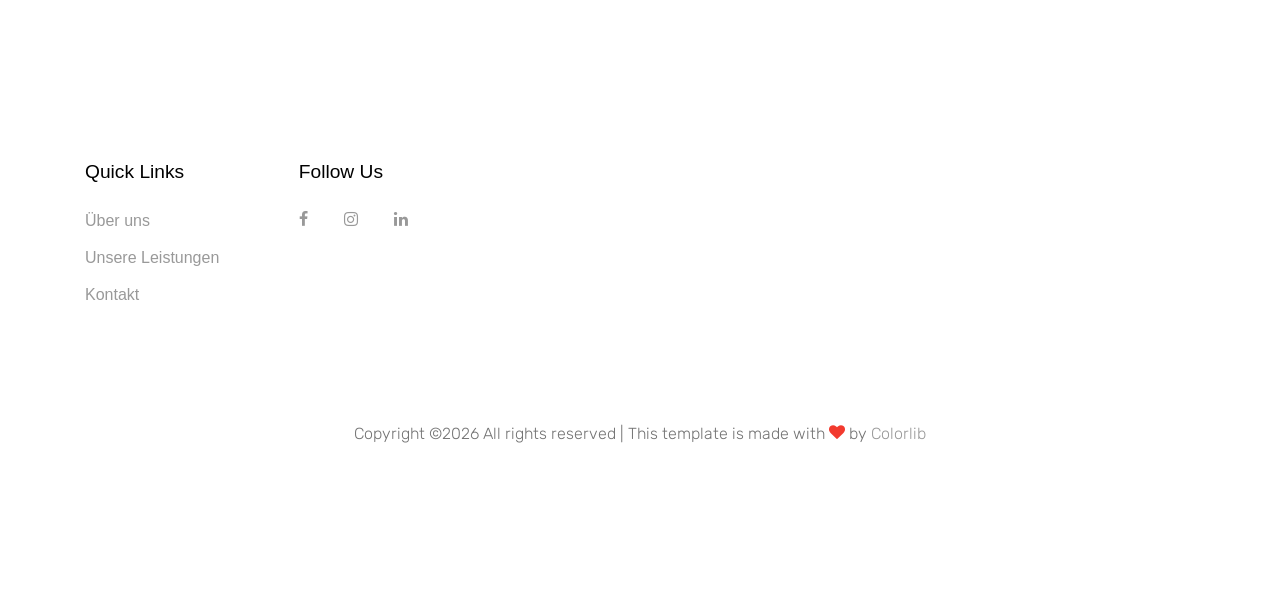
<file: ueber-uns.html>
<!DOCTYPE html>
<html lang="de">
  <head>
    <title>Körperhalle physio&training</title>
    <meta charset="utf-8">
    <meta name="viewport" content="width=device-width, initial-scale=1, shrink-to-fit=no">

    <link rel="icon" type="image/png" href="/images/favicon.png">

    <link href="https://fonts.googleapis.com/css?family=Rubik:400,700" rel="stylesheet">

    <link rel="stylesheet" href="fonts/icomoon/style.css">

    <link rel="stylesheet" href="fonts/ekstra/ekstra.css">

    <link rel="stylesheet" href="css/bootstrap.min.css">
    <link rel="stylesheet" href="css/magnific-popup.css">
    <link rel="stylesheet" href="css/jquery-ui.css">
    <link rel="stylesheet" href="css/owl.carousel.min.css">
    <link rel="stylesheet" href="css/owl.theme.default.min.css">

    <link rel="stylesheet" href="css/bootstrap-datepicker.css">

    <link rel="stylesheet" href="fonts/flaticon/font/flaticon.css">

    <link rel="stylesheet" href="css/aos.css">
    <link rel="stylesheet" href="css/rangeslider.css">

    <link rel="stylesheet" href="css/style.css">
    
  </head>
  <body>
  
  <div class="site-wrap">

    <div class="site-mobile-menu">
      <div class="site-mobile-menu-header">
        <div class="site-mobile-menu-close mt-3">
          <span class="icon-close2 js-menu-toggle"></span>
        </div>
      </div>
      <div class="site-mobile-menu-body"></div>
    </div>
    
      <header class="site-navbar" role="banner">
  
        <div class="container">
          <div class="row align-items-center">
            
            <div class="col-11 col-xl-4">
              <h1 class="mb-0 site-logo"><a href="index.html" class="text-white mb-0 custom-font">körperhalle physio&training<span class="text-primary">.</span> </a></h1>
            </div>
            <div class="col-12 col-md-8 d-none d-xl-block">
              <nav class="site-navigation position-relative text-right" role="navigation">
  
                <ul class="site-menu js-clone-nav mr-auto d-none d-lg-block">
                  <li class="active custom-font"><a href="index.html"><span>Home</span></a></li> 
                  <li class="has-children custom-font">
                    <a href="leistungen.html"><span>Leistungen</span></a>
                    <ul class="dropdown arrow-top">
                      <li><a href="leistungen.html">Manuelle Therapie</a></li>
                      <li><a href="leistungen.html">Gerätegestützte Krankengymnastik</a></li>
                      <li><a href="leistungen.html">Manuelle Lymphdrainage</a></li>
                      <li><a href="leistungen.html">Krankengymnastik auf neurophysiologischer Basis</a></li>
                      <li><a href="leistungen.html">Massagetherapie</a></li>
                      <li><a href="leistungen.html">Elektrotherapie</a></li>
                      <li><a href="leistungen.html">Wärmetherapie</a></li>
                      <li><a href="leistungen.html">Return to Activity Testung</a></li>
                      <li><a href="leistungen.html">KGZNS – Krankengymnastik des zentralen Nervensystems</a></li>
                    </ul>
                  </li>
                  <li><a href="ueber-uns.html"><span class="custom-font">Über uns</span></a></li>
                  <li><a href="kontakt.html"><span class="custom-font">Kontakt</span></a></li>
                  <li><a href="impressum.html"><span class="custom-font">Impressum</span></a></li>
                </ul>
              </nav>
            </div>
  
  
            <div class="d-inline-block d-xl-none ml-md-0 mr-auto py-3" style="position: relative; top: 3px;"><a href="#" class="site-menu-toggle js-menu-toggle text-white"><span class="icon-menu h3"></span></a></div>
  
            </div>
  
          </div>
        </div>
        
      </header>


    <div class="site-blocks-cover overlay" style="background-image: url(images/Flur1.jpg);" data-aos="fade" data-stellar-background-ratio="0.5">
      <div class="container">
        <div class="row align-items-center justify-content-center text-center">

          <div class="col-md-10">
            
            <div class="row justify-content-center mb-4">
              <div class="col-md-10 text-center">
                <h1 data-aos="fade-up" class="custom-font">Über   <span class="typed-words custom-font"></span></h1>
              </div>
            </div>

          </div>
        </div>
      </div>
    </div>  



    

    <div class="site-section">
      <div class="container">
        <div class="row">
          <div class="col-md-6">
            <img src="images/Behandlungsraum1.jpg" alt="Image" class="img-fluid rounded mb-3">
            <img src="images/Eingang1.png" alt="Image" class="img-fluid rounded">
          </div>
          <div class="col-md-5 ml-auto">
            <br>
            <h2 class="text-primary mb-3 custom-font">Über uns</h2>
            <p class="lead custom-font">Willkommen in der Körperhalle – Ihre neue Physiotherapie in Filderstadt-Bernhausen</p>
            <p class="mb-4 custom-font">Wir freuen uns, Sie in unserer neu eröffneten Physiotherapie-Praxis in Filderstadt-Bernhausen begrüßen zu dürfen! In modernen, freundlichen Räumlichkeiten bieten wir Ihnen individuelle Therapie, persönliche Betreuung und effektives Training – alles unter einem Dach!</p>
            <p class="mb-4 custom-font">Unser Highlight: Unser großzügiger 98 m² Trainingsraum.</p>
            <p class="mb-4 custom-font">Hier haben Sie die Möglichkeit, gemeinsam mit unserem erfahrenen Therapeutenteam gezielt an Ihrer Gesundheit, Beweglichkeit und Fitness zu arbeiten. Ob Rehabilitation, Prävention oder gezieltes Training – wir schaffen die optimalen Bedingungen für Ihre persönliche Weiterentwicklung.</p>
            <p class="mb-4 custom-font">Wir nehmen uns Zeit für Ihre Gesundheit. In der Körperhalle stehen Sie im Mittelpunkt – mit einem maßgeschneiderten Therapieansatz, modernen Trainingsmöglichkeiten und einem engagierten Team an Ihrer Seite.</p>
            <h5 class="mb-4 custom-font">Besuchen Sie uns in Filderstadt-Bernhausen und erleben Sie Physiotherapie auf einem neuen Level!</h5>

            <ul class="ul-check list-unstyled success custom-font">
              <li>Jahrelange Erfahrung & Kompetenz</li>
              <li>Zuverlässige Betreuung</li>
              <li>Individuelle, moderne Therapieansätze</li>
              <li>Ihre Gesundheit im Mittelpunkt</li>
              <li>Nachhaltige Therapieerfolge</li>
            </ul>
          </div>
        </div>
      </div>
    </div>
    


    <div class="site-section">
      <div class="container">
        <div class="row justify-content-center mb-5">
          <div class="col-md-7 text-center">
            <h2 class="text-primary mb-3 custom-font">Unser Team</h2>
            <p class="custom-font">„Kompetent. Individuell. Für Ihre Gesundheit und Wohlbefinden.“</p>
          </div>
        </div>
        <div class="row">
          <div class="col-md-4 col-lg-4 mb-4 mb-lg-5 text-center custom-font">
            <img src="images/GiannisPhoto.png" alt="Image" class="img-fluid mb-3 w-50 rounded-circle">
            <h3 class="h4 custom-font">Ioannis Kastanis</h3>
            <p class="caption text-primary">Physiotherapeut, Inhaber</p>
            <p class="custom-font">Mein Name ist Ioannis Kastanis – ich bin staatlich anerkannter Physiotherapeut aus Filderstadt und Gründer der Körperhalle. Nach meiner Ausbildung in Ravensburg und über 10 Jahren Berufserfahrung in renommierten Kliniken und Sportvereinen, wie der Sportklinik Stuttgart und dem TVB Stuttgart, habe ich meine eigene Praxis eröffnet, um Menschen individuell, kompetent und mit voller Leidenschaft auf ihrem Weg zur Gesundheit zu begleiten.</p>
            <p class="custom-font">Mit meiner Erfahrung in der Sportphysiotherapie, Manuellen Therapie und modernen Trainingsmethoden unterstütze ich Sie dabei, Ihre Beweglichkeit, Kraft und Lebensqualität nachhaltig zu verbessern.</p>
            <p class="custom-font font-weight-bold">Mein Ziel: Ihre Gesundheit in den Mittelpunkt stellen – in einer persönlichen, modernen Umgebung mit professioneller Betreuung.</p>
          </div>
          <div class="col-md-4 col-lg-4 mb-4 mb-lg-5 text-center custom-font">
            <img src="images/JuliaSeizer1.png" alt="Image" class="img-fluid mb-3 w-50 rounded-circle">
            <h3 class="h4 custom-font">Julia Seizer</h3>
            <p class="caption text-primary">Physiotherapeutin</p>
            <p class="custom-font">Ich bin Julia Seizer, staatlich geprüfte Physiotherapeutin mit Bachelorabschluss und mehreren Jahren Berufserfahrung in Klinik und Praxis. Mein Fokus liegt auf einer individuellen, patientenorientierten Therapie – mit Herz, Fachwissen und Engagement. Ständige Weiterbildung und ein empathischer Umgang sind mir ebenso wichtig wie Teamarbeit und ein respektvoller Kontakt mit meinen Patienten.</p>
          </div>
          <div class="col-md-4 col-lg-4 mb-4 mb-lg-5 text-center custom-font">
            <img src="images/JoannaRoese.png" alt="Image" class="img-fluid mb-3 w-50 rounded-circle">
            <h3 class="h4 custom-font">Joanna Röse</h3>
            <p class="caption text-primary">Physiotherapeutin</p>
            <p class="custom-font">Mein Name ist Joanna Röse, staatlich anerkannte Physiotherapeutin und gelernte Industriekauffrau. Ich unterstütze die Körperhalle sowohl therapeutisch als auch am Empfang. Die Gesundheit und das Wohlbefinden unserer Patientinnen und Patienten stehen für mich stets im Mittelpunkt. Mit Fachwissen, Empathie und einer offenen Art sorge ich dafür, dass sich jeder bei uns gut aufgehoben fühlt – von der ersten Begrüßung bis zur individuellen Behandlung.</p>
          </div>
          <!--<div class="col-md-6 col-lg-6 mb-4 mb-lg-5 text-center">
            <img src="images/person_4.jpg" alt="Image" class="img-fluid mb-3 w-50 rounded-circle">
            <h3 class="h4">Doug Hale Kennedy</h3>
            <p class="caption text-primary">Therapist</p>
            <p> Lorem ipsum dolor sit amet, consectetur adipisicing elit. Ab ducimus eum eveniet deserunt totam odit itaque necessitatibus numquam doloremque officiis repudiandae ipsum delectus atque magni obcaecati voluptate, ea qui incidunt!</p>
          </div>-->
        </div>
      </div>
    </div>

    
    <footer class="site-footer">
      <div class="container">
        <div class="row">
          <div class="col-md-9">
            <div class="row">
              <div class="col-md-6 mb-5 mb-lg-0 col-lg-3">
                <h2 class="footer-heading mb-4 custom-font">Quick Links</h2>
                <ul class="list-unstyled custom-font">
                  <li><a href="ueber-uns.html">Über uns</a></li>
                  <li><a href="leistungen.html">Unsere Leistungen</a></li>
                  <li><a href="kontakt.html">Kontakt</a></li>
                </ul>
              </div>
              <div class="col-md-6 mb-5 mb-lg-0 col-lg-3">
                <h2 class="footer-heading mb-4 custom-font">Follow Us</h2>
                <a href="#" class="pl-0 pr-3"><span class="icon-facebook"></span></a>
                <a href="https://www.instagram.com/koerperhalle.pt/" target="_blank" class="pl-3 pr-3"><span class="icon-instagram"></span></a>
                <a href="#" class="pl-3 pr-3"><span class="icon-linkedin"></span></a>
              </div>
            </div>
          </div>
        </div>
        <div class="row pt-5 mt-5">
          <div class="col-12 text-md-center text-left">
            <p>
            <!-- Link back to Colorlib can't be removed. Template is licensed under CC BY 3.0. -->
            Copyright &copy;<script>document.write(new Date().getFullYear());</script> All rights reserved | This template is made with <i class="icon-heart text-danger" aria-hidden="true"></i> by <a href="https://colorlib.com" target="_blank" >Colorlib</a>
            <!-- Link back to Colorlib can't be removed. Template is licensed under CC BY 3.0. -->
            </p>
          </div>
        </div>
      </div>
    </footer>
  </div>

  <script src="js/jquery-3.3.1.min.js"></script>
  <script src="js/jquery-migrate-3.0.1.min.js"></script>
  <script src="js/jquery-ui.js"></script>
  <script src="js/popper.min.js"></script>
  <script src="js/bootstrap.min.js"></script>
  <script src="js/owl.carousel.min.js"></script>
  <script src="js/jquery.stellar.min.js"></script>
  <script src="js/jquery.countdown.min.js"></script>
  <script src="js/jquery.magnific-popup.min.js"></script>
  <script src="js/jquery.animateNumber.min.js"></script>
  <script src="js/jquery.waypoints.min.js"></script>

  <script src="js/bootstrap-datepicker.min.js"></script>
  <script src="js/aos.js"></script>
  <script src="js/rangeslider.min.js"></script>
  

  <script src="js/typed.js"></script>
            <script>
            var typed = new Typed('.typed-words', {
            strings: ["uns"],
            typeSpeed: 80,
            backSpeed: 80,
            backDelay: 4000,
            startDelay: 1000,
            loop: false,
            showCursor: true
            });
            </script>

  <script src="js/main.js"></script>
  
  </body>
</html>
</file>
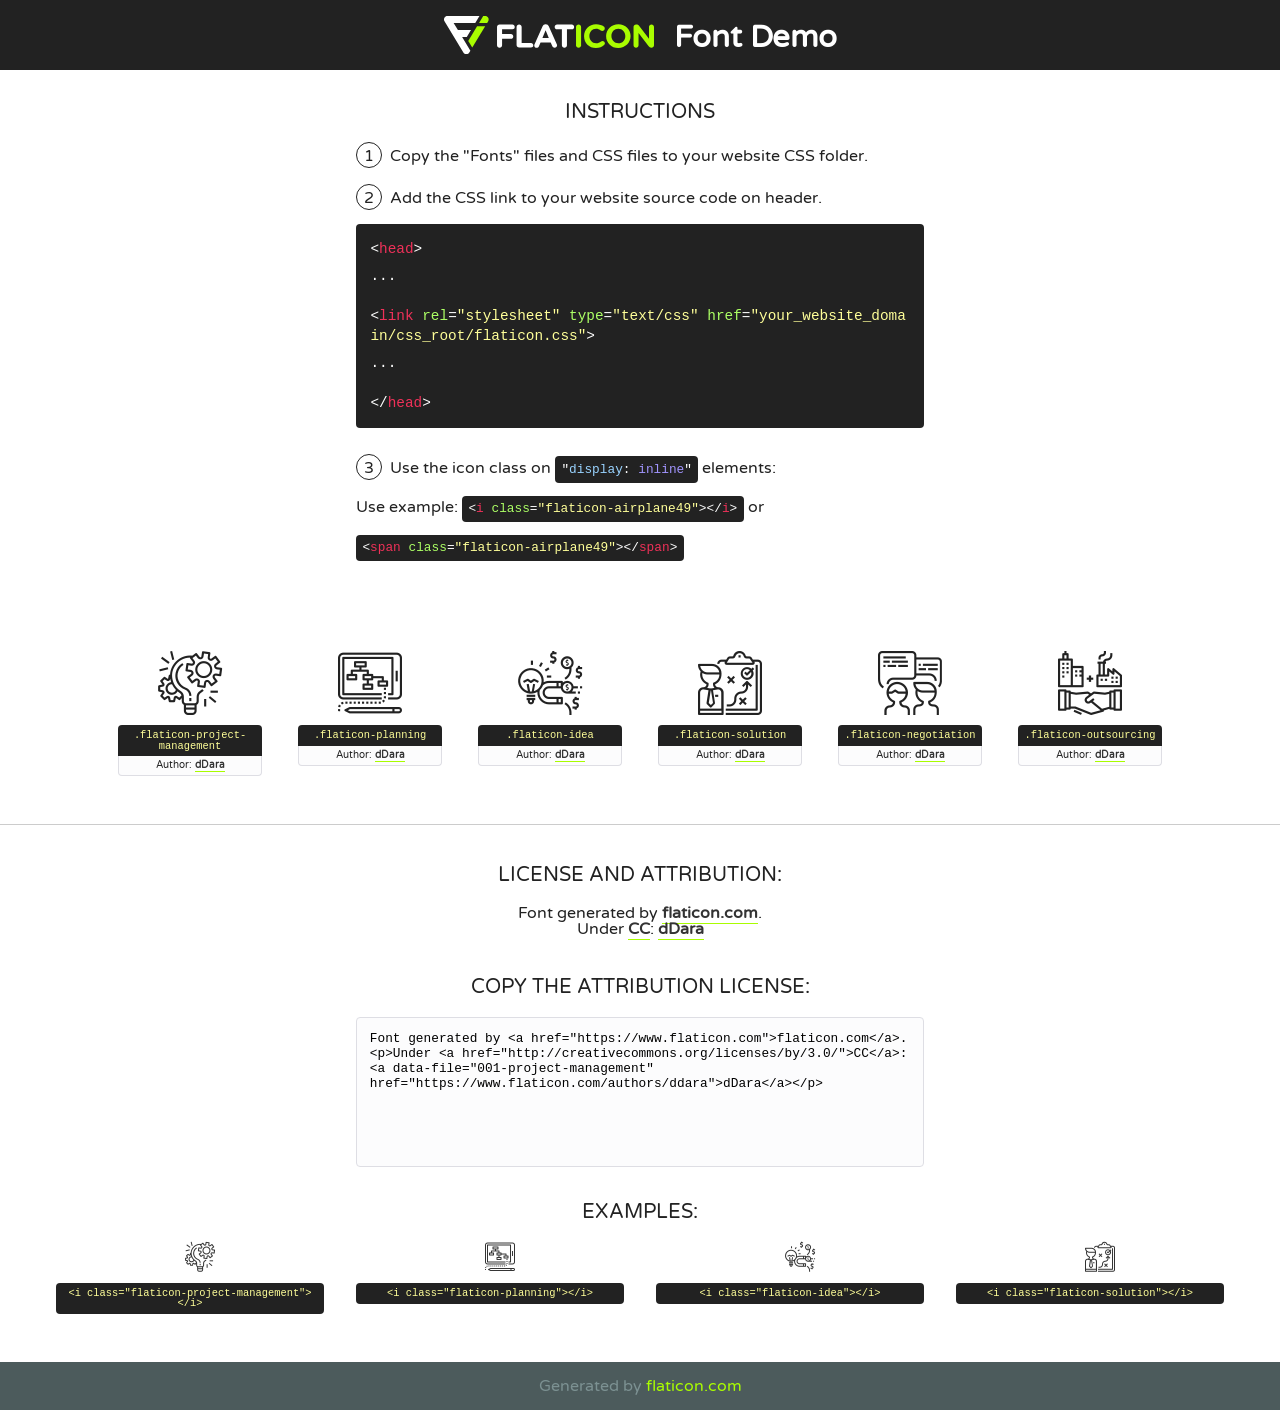
<file: fonts/flaticon/font/flaticon.html>
<!DOCTYPE html>
<!--
  Flaticon icon font: Flaticon
  Creation date: 30/08/2019 03:59
-->
<html>
<!DOCTYPE html>
<html>

<head>
    <title>Flaticon WebFont</title>
    <link href="http://fonts.googleapis.com/css?family=Varela+Round" rel="stylesheet" type="text/css" />
    <link rel="stylesheet" type="text/css" href="flaticon.css">
    <meta charset="UTF-8">
    <style>
    html, body, div, span, applet, object, iframe,
    h1, h2, h3, h4, h5, h6, p, blockquote, pre,
    a, abbr, acronym, address, big, cite, code,
    del, dfn, em, img, ins, kbd, q, s, samp,
    small, strike, strong, sub, sup, tt, var,
    b, u, i, center,
    dl, dt, dd, ol, ul, li,
    fieldset, form, label, legend,
    table, caption, tbody, tfoot, thead, tr, th, td,
    article, aside, canvas, details, embed, 
    figure, figcaption, footer, header, hgroup, 
    menu, nav, output, ruby, section, summary,
    time, mark, audio, video {
        margin: 0;
        padding: 0;
        border: 0;
        font-size: 100%;
        font: inherit;
        vertical-align: baseline;
    }
    /* HTML5 display-role reset for older browsers */
    article, aside, details, figcaption, figure, 
    footer, header, hgroup, menu, nav, section {
        display: block;
    }
    body {
        line-height: 1;
    }
    ol, ul {
        list-style: none;
    }
    blockquote, q {
        quotes: none;
    }
    blockquote:before, blockquote:after,
    q:before, q:after {
        content: '';
        content: none;
    }
    table {
        border-collapse: collapse;
        border-spacing: 0;
    }
    body {
        font-family: 'Varela Round', Helvetica, Arial, sans-serif;
        font-size: 16px;
        color: #222;
    }
    a {
        color: #333;
        border-bottom: 1px solid #a9fd00;
        font-weight: bold;
        text-decoration: none;
    }
    * {
        -moz-box-sizing: border-box;
        -webkit-box-sizing: border-box;
        box-sizing: border-box;
        margin: 0;
        padding: 0;
    }
    [class^="flaticon-"]:before, [class*=" flaticon-"]:before, [class^="flaticon-"]:after, [class*=" flaticon-"]:after {
        font-family: Flaticon;
        font-size: 30px;
        font-style: normal;
        margin-left: 20px;
        color: #333;
    }
    .wrapper {
        max-width: 600px;
        margin: auto;
        padding: 0 1em;
    }
    .title {
        font-size: 1.25em;
        text-align: center;
        margin-bottom: 1em;
        text-transform: uppercase;
    }
    header {
        text-align: center;
        background-color: #222;
        color: #fff;
        padding: 1em;
    }
    header .logo {
        width: 210px;
        height: 38px;
        display: inline-block;
        vertical-align: middle;
        margin-right: 1em;
        border: none;
    }
    header strong {
        font-size: 1.95em;
        font-weight: bold;
        vertical-align: middle;
        margin-top: 5px;
        display: inline-block;
    }
    .demo {
        margin: 2em auto;
        line-height: 1.25em;
    }
    .demo ul li {
        margin-bottom: 1em;
    }
    .demo ul li .num {
        color: #222;
        border-radius: 20px;
        display: inline-block;
        width: 26px;
        padding: 3px;
        height: 26px;
        text-align: center;
        margin-right: 0.5em;
        border: 1px solid #222;
    }
    .demo ul li code {
        background-color: #222;
        border-radius: 4px;
        padding: 0.25em 0.5em;
        display: inline-block;
        color: #fff;
        font-family: Consolas,Monaco,Lucida Console,Liberation Mono,DejaVu Sans Mono,Bitstream Vera Sans Mono,Courier New, monospace;
        font-weight: lighter;
        margin-top: 1em;
        font-size: 0.8em;
        word-break: break-all;
    }
    .demo ul li code.big {
        padding: 1em;
        font-size: 0.9em;
    }
    .demo ul li code .red {
        color: #EF3159;
    }
    .demo ul li code .green {
        color: #ACFF65;
    }
    .demo ul li code .yellow {
        color: #FFFF99;
    }
    .demo ul li code .blue {
        color: #99D3FF;
    }
    .demo ul li code .purple {
        color: #A295FF;
    }
    .demo ul li code .dots {
        margin-top: 0.5em;
        display: block;
    }
    #glyphs {
        border-bottom: 1px solid #ccc;
        padding: 2em 0;
        text-align: center;
    }
    .glyph {
        display: inline-block;
        width: 9em;
        margin: 1em;
        text-align: center;
        vertical-align: top;
        background: #FFF;
    }
    .glyph .glyph-icon {
        padding: 10px;
        display: block;
        font-family:"Flaticon";
        font-size: 64px;
        line-height: 1;
    }
    .glyph .glyph-icon:before {
        font-size: 64px;
        color: #222;
        margin-left: 0;
    }
    .class-name {
        font-size: 0.65em;
        background-color: #222;
        color: #fff;
        border-radius: 4px 4px 0 0;
        padding: 0.5em;
        color: #FFFF99;
        font-family: Consolas,Monaco,Lucida Console,Liberation Mono,DejaVu Sans Mono,Bitstream Vera Sans Mono,Courier New, monospace;
    }
    .author-name {
        font-size: 0.6em;
        background-color: #fcfcfd;
        border: 1px solid #DEDEE4;
        border-top: 0;
        border-radius: 0 0 4px 4px;
        padding: 0.5em;
    }
    .class-name:last-child {
        font-size: 10px;
        color:#888;
    }
    .class-name:last-child a {
        font-size: 10px;
        color:#555;
    }
    .class-name:last-child a:hover {
        color:#a9fd00;
    }
    .glyph > input {
        display: block;
        width: 100px;
        margin: 5px auto;
        text-align: center;
        font-size: 12px;
        cursor: text;
    }
    .glyph > input.icon-input {
        font-family:"Flaticon";
        font-size: 16px;
        margin-bottom: 10px;
    }
    .attribution .title {
        margin-top: 2em;
    }
    .attribution textarea {
        background-color: #fcfcfd;
        padding: 1em;
        border: none;
        box-shadow: none;
        border: 1px solid #DEDEE4;
        border-radius: 4px;
        resize: none;
        width: 100%;
        height: 150px;
        font-size: 0.8em;
        font-family: Consolas,Monaco,Lucida Console,Liberation Mono,DejaVu Sans Mono,Bitstream Vera Sans Mono,Courier New, monospace;
        -webkit-appearance: none;
    }
    .iconsuse {
        margin: 2em auto;
        text-align: center;
        max-width: 1200px;
    }
    .iconsuse:after {
        content: '';
        display: table;
        clear: both;
    }
    .iconsuse .image {
        float: left;
        width: 25%;
        padding: 0 1em;
    }
    .iconsuse .image p {
        margin-bottom: 1em;
    }
    .iconsuse .image span {
        display: block;
        font-size: 0.65em;
        background-color: #222;
        color: #fff;
        border-radius: 4px;
        padding: 0.5em;
        color: #FFFF99;
        margin-top: 1em;
        font-family: Consolas,Monaco,Lucida Console,Liberation Mono,DejaVu Sans Mono,Bitstream Vera Sans Mono,Courier New, monospace;
    }
    #footer {
        text-align: center;
        background-color: #4C5B5C;
        color: #7c9192;
        padding: 1em;
    }
    #footer a {
        border: none;
        color: #a9fd00;
        font-weight: normal;
    }
    @media (max-width: 960px) {
        .iconsuse .image {
            width: 50%;
        }
    }
    @media (max-width: 560px) {
        .iconsuse .image {
            width: 100%;
        }
    }
    </style>
</head>

<body class="characters-off">

    <header>
        <a href="https://www.flaticon.com" target="_blank" class="logo">
            <svg version="1.1" xmlns="http://www.w3.org/2000/svg" xmlns:xlink="http://www.w3.org/1999/xlink" xmlns:a="http://ns.adobe.com/AdobeSVGViewerExtensions/3.0/" viewBox="0 0 560.875 102.036" enable-background="new 0 0 560.875 102.036" xml:space="preserve">
                <defs>
                </defs>
                <g>
                    <g class="letters">
                        <path fill="#ffffff" d="M141.596,29.675c0-3.777,2.985-6.767,6.764-6.767h34.438c3.426,0,6.15,2.728,6.15,6.15
                        c0,3.43-2.724,6.149-6.15,6.149h-27.674v13.091h23.719c3.429,0,6.151,2.724,6.151,6.15c0,3.43-2.723,6.149-6.151,6.149h-23.719
                        v17.574c0,3.773-2.986,6.761-6.764,6.761c-3.779,0-6.764-2.989-6.764-6.761V29.675z"></path>
                        <path fill="#ffffff" d="M193.844,29.149c0-3.781,2.985-6.767,6.764-6.767c3.776,0,6.763,2.985,6.763,6.767v42.957h25.039
                        c3.426,0,6.149,2.726,6.149,6.153c0,3.425-2.723,6.15-6.149,6.15h-31.802c-3.779,0-6.764-2.986-6.764-6.768V29.149z"></path>
                        <path fill="#ffffff" d="M241.891,75.71l21.438-48.407c1.492-3.341,4.215-5.357,7.906-5.357h0.792
                        c3.686,0,6.323,2.017,7.815,5.357l21.439,48.407c0.436,0.967,0.701,1.845,0.701,2.723c0,3.602-2.809,6.501-6.414,6.501
                        c-3.161,0-5.269-1.845-6.499-4.655l-4.132-9.661h-27.059l-4.301,10.102c-1.144,2.631-3.426,4.214-6.237,4.214
                        c-3.517,0-6.24-2.81-6.24-6.325C241.1,77.64,241.451,76.677,241.891,75.71z M279.932,58.666l-8.521-20.297l-8.526,20.297H279.932
                        z"></path>
                        <path fill="#ffffff" d="M314.864,35.387H301.86c-3.429,0-6.239-2.813-6.239-6.238c0-3.429,2.811-6.24,6.239-6.24h39.533
                        c3.426,0,6.237,2.811,6.237,6.24c0,3.425-2.811,6.238-6.237,6.238h-13.001v42.785c0,3.773-2.99,6.761-6.764,6.761
                        c-3.779,0-6.764-2.989-6.764-6.761V35.387z"></path>
                        <path fill="#A9FD00" d="M352.615,29.149c0-3.781,2.985-6.767,6.767-6.767c3.774,0,6.761,2.985,6.761,6.767v49.024
                        c0,3.773-2.987,6.761-6.761,6.761c-3.781,0-6.767-2.989-6.767-6.761V29.149z"></path>
                        <path fill="#A9FD00" d="M374.132,53.836v-0.179c0-17.481,13.178-31.801,32.065-31.801c9.22,0,15.459,2.458,20.557,6.238
                        c1.402,1.054,2.637,2.985,2.637,5.357c0,3.692-2.985,6.59-6.681,6.59c-1.845,0-3.071-0.702-4.044-1.319
                        c-3.776-2.813-7.729-4.393-12.562-4.393c-10.364,0-17.831,8.611-17.831,19.154v0.173c0,10.542,7.291,19.329,17.831,19.329
                        c5.715,0,9.492-1.756,13.359-4.834c1.049-0.874,2.458-1.491,4.039-1.491c3.429,0,6.325,2.813,6.325,6.236
                        c0,2.106-1.056,3.78-2.282,4.834c-5.539,4.834-12.036,7.733-21.878,7.733C387.572,85.464,374.132,71.493,374.132,53.836z"></path>
                        <path fill="#A9FD00" d="M433.009,53.836v-0.179c0-17.481,13.79-31.801,32.766-31.801c18.981,0,32.592,14.143,32.592,31.628v0.173
                        c0,17.483-13.785,31.807-32.769,31.807C446.625,85.464,433.009,71.32,433.009,53.836z M484.224,53.836v-0.179
                        c0-10.539-7.725-19.326-18.626-19.326c-10.893,0-18.449,8.611-18.449,19.154v0.173c0,10.542,7.73,19.329,18.626,19.329
                        C476.676,72.986,484.224,64.378,484.224,53.836z"></path>
                        <path fill="#A9FD00" d="M506.233,29.321c0-3.774,2.99-6.763,6.767-6.763h1.401c3.252,0,5.183,1.583,7.029,3.953l26.093,34.265
                        V29.059c0-3.692,2.99-6.677,6.681-6.677c3.683,0,6.671,2.985,6.671,6.677v48.934c0,3.78-2.987,6.765-6.764,6.765h-0.436
                        c-3.257,0-5.188-1.581-7.034-3.953l-27.056-35.492v32.944c0,3.687-2.985,6.676-6.678,6.676c-3.683,0-6.673-2.989-6.673-6.676
                        V29.321z"></path>
                    </g>
                    <g class="insignia">
                        <path fill="#ffffff" d="M48.372,56.137h12.517l11.156-18.537H37.186L25.688,18.539h57.825L94.668,0H9.271
                        C5.925,0,2.842,1.801,1.198,4.716c-1.644,2.907-1.593,6.482,0.134,9.343l50.38,83.501c1.678,2.781,4.689,4.476,7.938,4.476
                        c3.246,0,6.257-1.695,7.935-4.476l2.898-4.804L48.372,56.137z"></path>
                        <g class="i">
                            <path fill="#A9FD00" d="M93.575,18.539h0.031v0.004l21.652,0.004l2.705-4.488c1.727-2.861,1.778-6.436,0.133-9.343
                            C116.454,1.801,113.371,0,110.026,0h-5.294L93.575,18.539z"></path>
                            <polygon fill="#A9FD00" points="88.291,27.356 64.725,66.486 75.519,84.404 109.942,27.356"></polygon>
                        </g>
                    </g>
                </g>
            </svg>
        </a>
        <strong>Font Demo</strong>
    </header>


    <section class="demo wrapper">

        <p class="title">Instructions</p>

        <ul>
            <li>
                <span class="num">1</span>Copy the "Fonts" files and CSS files to your website CSS folder.
            </li>
            <li>
                <span class="num">2</span>Add the CSS link to your website source code on header.
                <code class="big">
                    &lt;<span class="red">head</span>&gt;
                    <br/><span class="dots">...</span>
                    <br/>&lt;<span class="red">link</span> <span class="green">rel</span>=<span class="yellow">"stylesheet"</span> <span class="green">type</span>=<span class="yellow">"text/css"</span> <span class="green">href</span>=<span class="yellow">"your_website_domain/css_root/flaticon.css"</span>&gt;
                    <br/><span class="dots">...</span>
                    <br/>&lt;/<span class="red">head</span>&gt;
                </code>
            </li>

            <li>
                <p>
                    <span class="num">3</span>Use the icon class on <code>"<span class="blue">display</span>:<span class="purple"> inline</span>"</code> elements:
                    <br />
                    Use example: <code>&lt;<span class="red">i</span> <span class="green">class</span>=<span class="yellow">&quot;flaticon-airplane49&quot;</span>&gt;&lt;/<span class="red">i</span>&gt;</code> or <code>&lt;<span class="red">span</span> <span class="green">class</span>=<span class="yellow">&quot;flaticon-airplane49&quot;</span>&gt;&lt;/<span class="red">span</span>&gt;</code>
            </li>
        </ul>

    </section>




   <section id="glyphs">          
    
      
        <div class="glyph"><div class="glyph-icon flaticon-project-management"></div>
            <div class="class-name">.flaticon-project-management</div>
            <div class="author-name">Author: <a data-file="001-project-management" href="https://www.flaticon.com/authors/ddara">dDara</a> </div> 
        </div>        
        
        <div class="glyph"><div class="glyph-icon flaticon-planning"></div>
            <div class="class-name">.flaticon-planning</div>
            <div class="author-name">Author: <a data-file="002-planning" href="https://www.flaticon.com/authors/ddara">dDara</a> </div> 
        </div>        
        
        <div class="glyph"><div class="glyph-icon flaticon-idea"></div>
            <div class="class-name">.flaticon-idea</div>
            <div class="author-name">Author: <a data-file="003-idea" href="https://www.flaticon.com/authors/ddara">dDara</a> </div> 
        </div>        
        
        <div class="glyph"><div class="glyph-icon flaticon-solution"></div>
            <div class="class-name">.flaticon-solution</div>
            <div class="author-name">Author: <a data-file="004-solution" href="https://www.flaticon.com/authors/ddara">dDara</a> </div> 
        </div>        
        
        <div class="glyph"><div class="glyph-icon flaticon-negotiation"></div>
            <div class="class-name">.flaticon-negotiation</div>
            <div class="author-name">Author: <a data-file="005-negotiation" href="https://www.flaticon.com/authors/ddara">dDara</a> </div> 
        </div>        
        
        <div class="glyph"><div class="glyph-icon flaticon-outsourcing"></div>
            <div class="class-name">.flaticon-outsourcing</div>
            <div class="author-name">Author: <a data-file="006-outsourcing" href="https://www.flaticon.com/authors/ddara">dDara</a> </div> 
        </div>        
        

    </section>



    <section class="attribution wrapper"   style="text-align:center;">

      <div class="title">License and attribution:</div><div class="attrDiv">Font generated by <a href="https://www.flaticon.com">flaticon.com</a>. <div><p>Under <a href="http://creativecommons.org/licenses/by/3.0/">CC</a>: <a data-file="001-project-management" href="https://www.flaticon.com/authors/ddara">dDara</a></p>  </div>
      </div>
      <div class="title">Copy the Attribution License:</div>

    <textarea onclick="this.focus();this.select();">Font generated by &lt;a href=&quot;https://www.flaticon.com&quot;&gt;flaticon.com&lt;/a&gt;. <p>Under <a href="http://creativecommons.org/licenses/by/3.0/">CC</a>: <a data-file="001-project-management" href="https://www.flaticon.com/authors/ddara">dDara</a></p>  
     </textarea>

    </section>

    <section class="iconsuse">

          <div class="title">Examples:</div>            
             
            <div class="image">
                <p>
                    <i class="glyph-icon flaticon-project-management"></i> 
                    <span>&lt;i class=&quot;flaticon-project-management&quot;&gt;&lt;/i&gt;</span>
                </p>
            </div>
            
            <div class="image">
                <p>
                    <i class="glyph-icon flaticon-planning"></i> 
                    <span>&lt;i class=&quot;flaticon-planning&quot;&gt;&lt;/i&gt;</span>
                </p>
            </div>
            
            <div class="image">
                <p>
                    <i class="glyph-icon flaticon-idea"></i> 
                    <span>&lt;i class=&quot;flaticon-idea&quot;&gt;&lt;/i&gt;</span>
                </p>
            </div>
            
            <div class="image">
                <p>
                    <i class="glyph-icon flaticon-solution"></i> 
                    <span>&lt;i class=&quot;flaticon-solution&quot;&gt;&lt;/i&gt;</span>
                </p>
            </div>
                       
        </div>
                            
    </section>

<div id="footer">
    <div>Generated by <a href="https://www.flaticon.com">flaticon.com</a>
    </div>
</div>



</body>
</html>
</file>
<file: fonts/icomoon/style.css>
@font-face {
  font-family: 'icomoon';
  src:  url('fonts/icomoon.eot?10si43');
  src:  url('fonts/icomoon.eot?10si43#iefix') format('embedded-opentype'),
    url('fonts/icomoon.ttf?10si43') format('truetype'),
    url('fonts/icomoon.woff?10si43') format('woff'),
    url('fonts/icomoon.svg?10si43#icomoon') format('svg');
  font-weight: normal;
  font-style: normal;
}

[class^="icon-"], [class*=" icon-"] {
  /* use !important to prevent issues with browser extensions that change fonts */
  font-family: 'icomoon' !important;
  speak: none;
  font-style: normal;
  font-weight: normal;
  font-variant: normal;
  text-transform: none;
  line-height: 1;

  /* Better Font Rendering =========== */
  -webkit-font-smoothing: antialiased;
  -moz-osx-font-smoothing: grayscale;
}

.icon-asterisk:before {
  content: "\f069";
}
.icon-plus:before {
  content: "\f067";
}
.icon-question:before {
  content: "\f128";
}
.icon-minus:before {
  content: "\f068";
}
.icon-glass:before {
  content: "\f000";
}
.icon-music:before {
  content: "\f001";
}
.icon-search:before {
  content: "\f002";
}
.icon-envelope-o:before {
  content: "\f003";
}
.icon-heart:before {
  content: "\f004";
}
.icon-star:before {
  content: "\f005";
}
.icon-star-o:before {
  content: "\f006";
}
.icon-user:before {
  content: "\f007";
}
.icon-film:before {
  content: "\f008";
}
.icon-th-large:before {
  content: "\f009";
}
.icon-th:before {
  content: "\f00a";
}
.icon-th-list:before {
  content: "\f00b";
}
.icon-check:before {
  content: "\f00c";
}
.icon-close:before {
  content: "\f00d";
}
.icon-remove:before {
  content: "\f00d";
}
.icon-times:before {
  content: "\f00d";
}
.icon-search-plus:before {
  content: "\f00e";
}
.icon-search-minus:before {
  content: "\f010";
}
.icon-power-off:before {
  content: "\f011";
}
.icon-signal:before {
  content: "\f012";
}
.icon-cog:before {
  content: "\f013";
}
.icon-gear:before {
  content: "\f013";
}
.icon-trash-o:before {
  content: "\f014";
}
.icon-home:before {
  content: "\f015";
}
.icon-file-o:before {
  content: "\f016";
}
.icon-clock-o:before {
  content: "\f017";
}
.icon-road:before {
  content: "\f018";
}
.icon-download:before {
  content: "\f019";
}
.icon-arrow-circle-o-down:before {
  content: "\f01a";
}
.icon-arrow-circle-o-up:before {
  content: "\f01b";
}
.icon-inbox:before {
  content: "\f01c";
}
.icon-play-circle-o:before {
  content: "\f01d";
}
.icon-repeat:before {
  content: "\f01e";
}
.icon-rotate-right:before {
  content: "\f01e";
}
.icon-refresh:before {
  content: "\f021";
}
.icon-list-alt:before {
  content: "\f022";
}
.icon-lock:before {
  content: "\f023";
}
.icon-flag:before {
  content: "\f024";
}
.icon-headphones:before {
  content: "\f025";
}
.icon-volume-off:before {
  content: "\f026";
}
.icon-volume-down:before {
  content: "\f027";
}
.icon-volume-up:before {
  content: "\f028";
}
.icon-qrcode:before {
  content: "\f029";
}
.icon-barcode:before {
  content: "\f02a";
}
.icon-tag:before {
  content: "\f02b";
}
.icon-tags:before {
  content: "\f02c";
}
.icon-book:before {
  content: "\f02d";
}
.icon-bookmark:before {
  content: "\f02e";
}
.icon-print:before {
  content: "\f02f";
}
.icon-camera:before {
  content: "\f030";
}
.icon-font:before {
  content: "\f031";
}
.icon-bold:before {
  content: "\f032";
}
.icon-italic:before {
  content: "\f033";
}
.icon-text-height:before {
  content: "\f034";
}
.icon-text-width:before {
  content: "\f035";
}
.icon-align-left:before {
  content: "\f036";
}
.icon-align-center:before {
  content: "\f037";
}
.icon-align-right:before {
  content: "\f038";
}
.icon-align-justify:before {
  content: "\f039";
}
.icon-list:before {
  content: "\f03a";
}
.icon-dedent:before {
  content: "\f03b";
}
.icon-outdent:before {
  content: "\f03b";
}
.icon-indent:before {
  content: "\f03c";
}
.icon-video-camera:before {
  content: "\f03d";
}
.icon-image:before {
  content: "\f03e";
}
.icon-photo:before {
  content: "\f03e";
}
.icon-picture-o:before {
  content: "\f03e";
}
.icon-pencil:before {
  content: "\f040";
}
.icon-map-marker:before {
  content: "\f041";
}
.icon-adjust:before {
  content: "\f042";
}
.icon-tint:before {
  content: "\f043";
}
.icon-edit:before {
  content: "\f044";
}
.icon-pencil-square-o:before {
  content: "\f044";
}
.icon-share-square-o:before {
  content: "\f045";
}
.icon-check-square-o:before {
  content: "\f046";
}
.icon-arrows:before {
  content: "\f047";
}
.icon-step-backward:before {
  content: "\f048";
}
.icon-fast-backward:before {
  content: "\f049";
}
.icon-backward:before {
  content: "\f04a";
}
.icon-play:before {
  content: "\f04b";
}
.icon-pause:before {
  content: "\f04c";
}
.icon-stop:before {
  content: "\f04d";
}
.icon-forward:before {
  content: "\f04e";
}
.icon-fast-forward:before {
  content: "\f050";
}
.icon-step-forward:before {
  content: "\f051";
}
.icon-eject:before {
  content: "\f052";
}
.icon-chevron-left:before {
  content: "\f053";
}
.icon-chevron-right:before {
  content: "\f054";
}
.icon-plus-circle:before {
  content: "\f055";
}
.icon-minus-circle:before {
  content: "\f056";
}
.icon-times-circle:before {
  content: "\f057";
}
.icon-check-circle:before {
  content: "\f058";
}
.icon-question-circle:before {
  content: "\f059";
}
.icon-info-circle:before {
  content: "\f05a";
}
.icon-crosshairs:before {
  content: "\f05b";
}
.icon-times-circle-o:before {
  content: "\f05c";
}
.icon-check-circle-o:before {
  content: "\f05d";
}
.icon-ban:before {
  content: "\f05e";
}
.icon-arrow-left:before {
  content: "\f060";
}
.icon-arrow-right:before {
  content: "\f061";
}
.icon-arrow-up:before {
  content: "\f062";
}
.icon-arrow-down:before {
  content: "\f063";
}
.icon-mail-forward:before {
  content: "\f064";
}
.icon-share:before {
  content: "\f064";
}
.icon-expand:before {
  content: "\f065";
}
.icon-compress:before {
  content: "\f066";
}
.icon-exclamation-circle:before {
  content: "\f06a";
}
.icon-gift:before {
  content: "\f06b";
}
.icon-leaf:before {
  content: "\f06c";
}
.icon-fire:before {
  content: "\f06d";
}
.icon-eye:before {
  content: "\f06e";
}
.icon-eye-slash:before {
  content: "\f070";
}
.icon-exclamation-triangle:before {
  content: "\f071";
}
.icon-warning:before {
  content: "\f071";
}
.icon-plane:before {
  content: "\f072";
}
.icon-calendar:before {
  content: "\f073";
}
.icon-random:before {
  content: "\f074";
}
.icon-comment:before {
  content: "\f075";
}
.icon-magnet:before {
  content: "\f076";
}
.icon-chevron-up:before {
  content: "\f077";
}
.icon-chevron-down:before {
  content: "\f078";
}
.icon-retweet:before {
  content: "\f079";
}
.icon-shopping-cart:before {
  content: "\f07a";
}
.icon-folder:before {
  content: "\f07b";
}
.icon-folder-open:before {
  content: "\f07c";
}
.icon-arrows-v:before {
  content: "\f07d";
}
.icon-arrows-h:before {
  content: "\f07e";
}
.icon-bar-chart:before {
  content: "\f080";
}
.icon-bar-chart-o:before {
  content: "\f080";
}
.icon-twitter-square:before {
  content: "\f081";
}
.icon-facebook-square:before {
  content: "\f082";
}
.icon-camera-retro:before {
  content: "\f083";
}
.icon-key:before {
  content: "\f084";
}
.icon-cogs:before {
  content: "\f085";
}
.icon-gears:before {
  content: "\f085";
}
.icon-comments:before {
  content: "\f086";
}
.icon-thumbs-o-up:before {
  content: "\f087";
}
.icon-thumbs-o-down:before {
  content: "\f088";
}
.icon-star-half:before {
  content: "\f089";
}
.icon-heart-o:before {
  content: "\f08a";
}
.icon-sign-out:before {
  content: "\f08b";
}
.icon-linkedin-square:before {
  content: "\f08c";
}
.icon-thumb-tack:before {
  content: "\f08d";
}
.icon-external-link:before {
  content: "\f08e";
}
.icon-sign-in:before {
  content: "\f090";
}
.icon-trophy:before {
  content: "\f091";
}
.icon-github-square:before {
  content: "\f092";
}
.icon-upload:before {
  content: "\f093";
}
.icon-lemon-o:before {
  content: "\f094";
}
.icon-phone:before {
  content: "\f095";
}
.icon-square-o:before {
  content: "\f096";
}
.icon-bookmark-o:before {
  content: "\f097";
}
.icon-phone-square:before {
  content: "\f098";
}
.icon-twitter:before {
  content: "\f099";
}
.icon-facebook:before {
  content: "\f09a";
}
.icon-facebook-f:before {
  content: "\f09a";
}
.icon-github:before {
  content: "\f09b";
}
.icon-unlock:before {
  content: "\f09c";
}
.icon-credit-card:before {
  content: "\f09d";
}
.icon-feed:before {
  content: "\f09e";
}
.icon-rss:before {
  content: "\f09e";
}
.icon-hdd-o:before {
  content: "\f0a0";
}
.icon-bullhorn:before {
  content: "\f0a1";
}
.icon-bell-o:before {
  content: "\f0a2";
}
.icon-certificate:before {
  content: "\f0a3";
}
.icon-hand-o-right:before {
  content: "\f0a4";
}
.icon-hand-o-left:before {
  content: "\f0a5";
}
.icon-hand-o-up:before {
  content: "\f0a6";
}
.icon-hand-o-down:before {
  content: "\f0a7";
}
.icon-arrow-circle-left:before {
  content: "\f0a8";
}
.icon-arrow-circle-right:before {
  content: "\f0a9";
}
.icon-arrow-circle-up:before {
  content: "\f0aa";
}
.icon-arrow-circle-down:before {
  content: "\f0ab";
}
.icon-globe:before {
  content: "\f0ac";
}
.icon-wrench:before {
  content: "\f0ad";
}
.icon-tasks:before {
  content: "\f0ae";
}
.icon-filter:before {
  content: "\f0b0";
}
.icon-briefcase:before {
  content: "\f0b1";
}
.icon-arrows-alt:before {
  content: "\f0b2";
}
.icon-group:before {
  content: "\f0c0";
}
.icon-users:before {
  content: "\f0c0";
}
.icon-chain:before {
  content: "\f0c1";
}
.icon-link:before {
  content: "\f0c1";
}
.icon-cloud:before {
  content: "\f0c2";
}
.icon-flask:before {
  content: "\f0c3";
}
.icon-cut:before {
  content: "\f0c4";
}
.icon-scissors:before {
  content: "\f0c4";
}
.icon-copy:before {
  content: "\f0c5";
}
.icon-files-o:before {
  content: "\f0c5";
}
.icon-paperclip:before {
  content: "\f0c6";
}
.icon-floppy-o:before {
  content: "\f0c7";
}
.icon-save:before {
  content: "\f0c7";
}
.icon-square:before {
  content: "\f0c8";
}
.icon-bars:before {
  content: "\f0c9";
}
.icon-navicon:before {
  content: "\f0c9";
}
.icon-reorder:before {
  content: "\f0c9";
}
.icon-list-ul:before {
  content: "\f0ca";
}
.icon-list-ol:before {
  content: "\f0cb";
}
.icon-strikethrough:before {
  content: "\f0cc";
}
.icon-underline:before {
  content: "\f0cd";
}
.icon-table:before {
  content: "\f0ce";
}
.icon-magic:before {
  content: "\f0d0";
}
.icon-truck:before {
  content: "\f0d1";
}
.icon-pinterest:before {
  content: "\f0d2";
}
.icon-pinterest-square:before {
  content: "\f0d3";
}
.icon-google-plus-square:before {
  content: "\f0d4";
}
.icon-google-plus:before {
  content: "\f0d5";
}
.icon-money:before {
  content: "\f0d6";
}
.icon-caret-down:before {
  content: "\f0d7";
}
.icon-caret-up:before {
  content: "\f0d8";
}
.icon-caret-left:before {
  content: "\f0d9";
}
.icon-caret-right:before {
  content: "\f0da";
}
.icon-columns:before {
  content: "\f0db";
}
.icon-sort:before {
  content: "\f0dc";
}
.icon-unsorted:before {
  content: "\f0dc";
}
.icon-sort-desc:before {
  content: "\f0dd";
}
.icon-sort-down:before {
  content: "\f0dd";
}
.icon-sort-asc:before {
  content: "\f0de";
}
.icon-sort-up:before {
  content: "\f0de";
}
.icon-envelope:before {
  content: "\f0e0";
}
.icon-linkedin:before {
  content: "\f0e1";
}
.icon-rotate-left:before {
  content: "\f0e2";
}
.icon-undo:before {
  content: "\f0e2";
}
.icon-gavel:before {
  content: "\f0e3";
}
.icon-legal:before {
  content: "\f0e3";
}
.icon-dashboard:before {
  content: "\f0e4";
}
.icon-tachometer:before {
  content: "\f0e4";
}
.icon-comment-o:before {
  content: "\f0e5";
}
.icon-comments-o:before {
  content: "\f0e6";
}
.icon-bolt:before {
  content: "\f0e7";
}
.icon-flash:before {
  content: "\f0e7";
}
.icon-sitemap:before {
  content: "\f0e8";
}
.icon-umbrella:before {
  content: "\f0e9";
}
.icon-clipboard:before {
  content: "\f0ea";
}
.icon-paste:before {
  content: "\f0ea";
}
.icon-lightbulb-o:before {
  content: "\f0eb";
}
.icon-exchange:before {
  content: "\f0ec";
}
.icon-cloud-download:before {
  content: "\f0ed";
}
.icon-cloud-upload:before {
  content: "\f0ee";
}
.icon-user-md:before {
  content: "\f0f0";
}
.icon-stethoscope:before {
  content: "\f0f1";
}
.icon-suitcase:before {
  content: "\f0f2";
}
.icon-bell:before {
  content: "\f0f3";
}
.icon-coffee:before {
  content: "\f0f4";
}
.icon-cutlery:before {
  content: "\f0f5";
}
.icon-file-text-o:before {
  content: "\f0f6";
}
.icon-building-o:before {
  content: "\f0f7";
}
.icon-hospital-o:before {
  content: "\f0f8";
}
.icon-ambulance:before {
  content: "\f0f9";
}
.icon-medkit:before {
  content: "\f0fa";
}
.icon-fighter-jet:before {
  content: "\f0fb";
}
.icon-beer:before {
  content: "\f0fc";
}
.icon-h-square:before {
  content: "\f0fd";
}
.icon-plus-square:before {
  content: "\f0fe";
}
.icon-angle-double-left:before {
  content: "\f100";
}
.icon-angle-double-right:before {
  content: "\f101";
}
.icon-angle-double-up:before {
  content: "\f102";
}
.icon-angle-double-down:before {
  content: "\f103";
}
.icon-angle-left:before {
  content: "\f104";
}
.icon-angle-right:before {
  content: "\f105";
}
.icon-angle-up:before {
  content: "\f106";
}
.icon-angle-down:before {
  content: "\f107";
}
.icon-desktop:before {
  content: "\f108";
}
.icon-laptop:before {
  content: "\f109";
}
.icon-tablet:before {
  content: "\f10a";
}
.icon-mobile:before {
  content: "\f10b";
}
.icon-mobile-phone:before {
  content: "\f10b";
}
.icon-circle-o:before {
  content: "\f10c";
}
.icon-quote-left:before {
  content: "\f10d";
}
.icon-quote-right:before {
  content: "\f10e";
}
.icon-spinner:before {
  content: "\f110";
}
.icon-circle:before {
  content: "\f111";
}
.icon-mail-reply:before {
  content: "\f112";
}
.icon-reply:before {
  content: "\f112";
}
.icon-github-alt:before {
  content: "\f113";
}
.icon-folder-o:before {
  content: "\f114";
}
.icon-folder-open-o:before {
  content: "\f115";
}
.icon-smile-o:before {
  content: "\f118";
}
.icon-frown-o:before {
  content: "\f119";
}
.icon-meh-o:before {
  content: "\f11a";
}
.icon-gamepad:before {
  content: "\f11b";
}
.icon-keyboard-o:before {
  content: "\f11c";
}
.icon-flag-o:before {
  content: "\f11d";
}
.icon-flag-checkered:before {
  content: "\f11e";
}
.icon-terminal:before {
  content: "\f120";
}
.icon-code:before {
  content: "\f121";
}
.icon-mail-reply-all:before {
  content: "\f122";
}
.icon-reply-all:before {
  content: "\f122";
}
.icon-star-half-empty:before {
  content: "\f123";
}
.icon-star-half-full:before {
  content: "\f123";
}
.icon-star-half-o:before {
  content: "\f123";
}
.icon-location-arrow:before {
  content: "\f124";
}
.icon-crop:before {
  content: "\f125";
}
.icon-code-fork:before {
  content: "\f126";
}
.icon-chain-broken:before {
  content: "\f127";
}
.icon-unlink:before {
  content: "\f127";
}
.icon-info:before {
  content: "\f129";
}
.icon-exclamation:before {
  content: "\f12a";
}
.icon-superscript:before {
  content: "\f12b";
}
.icon-subscript:before {
  content: "\f12c";
}
.icon-eraser:before {
  content: "\f12d";
}
.icon-puzzle-piece:before {
  content: "\f12e";
}
.icon-microphone:before {
  content: "\f130";
}
.icon-microphone-slash:before {
  content: "\f131";
}
.icon-shield:before {
  content: "\f132";
}
.icon-calendar-o:before {
  content: "\f133";
}
.icon-fire-extinguisher:before {
  content: "\f134";
}
.icon-rocket:before {
  content: "\f135";
}
.icon-maxcdn:before {
  content: "\f136";
}
.icon-chevron-circle-left:before {
  content: "\f137";
}
.icon-chevron-circle-right:before {
  content: "\f138";
}
.icon-chevron-circle-up:before {
  content: "\f139";
}
.icon-chevron-circle-down:before {
  content: "\f13a";
}
.icon-html5:before {
  content: "\f13b";
}
.icon-css3:before {
  content: "\f13c";
}
.icon-anchor:before {
  content: "\f13d";
}
.icon-unlock-alt:before {
  content: "\f13e";
}
.icon-bullseye:before {
  content: "\f140";
}
.icon-ellipsis-h:before {
  content: "\f141";
}
.icon-ellipsis-v:before {
  content: "\f142";
}
.icon-rss-square:before {
  content: "\f143";
}
.icon-play-circle:before {
  content: "\f144";
}
.icon-ticket:before {
  content: "\f145";
}
.icon-minus-square:before {
  content: "\f146";
}
.icon-minus-square-o:before {
  content: "\f147";
}
.icon-level-up:before {
  content: "\f148";
}
.icon-level-down:before {
  content: "\f149";
}
.icon-check-square:before {
  content: "\f14a";
}
.icon-pencil-square:before {
  content: "\f14b";
}
.icon-external-link-square:before {
  content: "\f14c";
}
.icon-share-square:before {
  content: "\f14d";
}
.icon-compass:before {
  content: "\f14e";
}
.icon-caret-square-o-down:before {
  content: "\f150";
}
.icon-toggle-down:before {
  content: "\f150";
}
.icon-caret-square-o-up:before {
  content: "\f151";
}
.icon-toggle-up:before {
  content: "\f151";
}
.icon-caret-square-o-right:before {
  content: "\f152";
}
.icon-toggle-right:before {
  content: "\f152";
}
.icon-eur:before {
  content: "\f153";
}
.icon-euro:before {
  content: "\f153";
}
.icon-gbp:before {
  content: "\f154";
}
.icon-dollar:before {
  content: "\f155";
}
.icon-usd:before {
  content: "\f155";
}
.icon-inr:before {
  content: "\f156";
}
.icon-rupee:before {
  content: "\f156";
}
.icon-cny:before {
  content: "\f157";
}
.icon-jpy:before {
  content: "\f157";
}
.icon-rmb:before {
  content: "\f157";
}
.icon-yen:before {
  content: "\f157";
}
.icon-rouble:before {
  content: "\f158";
}
.icon-rub:before {
  content: "\f158";
}
.icon-ruble:before {
  content: "\f158";
}
.icon-krw:before {
  content: "\f159";
}
.icon-won:before {
  content: "\f159";
}
.icon-bitcoin:before {
  content: "\f15a";
}
.icon-btc:before {
  content: "\f15a";
}
.icon-file:before {
  content: "\f15b";
}
.icon-file-text:before {
  content: "\f15c";
}
.icon-sort-alpha-asc:before {
  content: "\f15d";
}
.icon-sort-alpha-desc:before {
  content: "\f15e";
}
.icon-sort-amount-asc:before {
  content: "\f160";
}
.icon-sort-amount-desc:before {
  content: "\f161";
}
.icon-sort-numeric-asc:before {
  content: "\f162";
}
.icon-sort-numeric-desc:before {
  content: "\f163";
}
.icon-thumbs-up:before {
  content: "\f164";
}
.icon-thumbs-down:before {
  content: "\f165";
}
.icon-youtube-square:before {
  content: "\f166";
}
.icon-youtube:before {
  content: "\f167";
}
.icon-xing:before {
  content: "\f168";
}
.icon-xing-square:before {
  content: "\f169";
}
.icon-youtube-play:before {
  content: "\f16a";
}
.icon-dropbox:before {
  content: "\f16b";
}
.icon-stack-overflow:before {
  content: "\f16c";
}
.icon-instagram:before {
  content: "\f16d";
}
.icon-flickr:before {
  content: "\f16e";
}
.icon-adn:before {
  content: "\f170";
}
.icon-bitbucket:before {
  content: "\f171";
}
.icon-bitbucket-square:before {
  content: "\f172";
}
.icon-tumblr:before {
  content: "\f173";
}
.icon-tumblr-square:before {
  content: "\f174";
}
.icon-long-arrow-down:before {
  content: "\f175";
}
.icon-long-arrow-up:before {
  content: "\f176";
}
.icon-long-arrow-left:before {
  content: "\f177";
}
.icon-long-arrow-right:before {
  content: "\f178";
}
.icon-apple:before {
  content: "\f179";
}
.icon-windows:before {
  content: "\f17a";
}
.icon-android:before {
  content: "\f17b";
}
.icon-linux:before {
  content: "\f17c";
}
.icon-dribbble:before {
  content: "\f17d";
}
.icon-skype:before {
  content: "\f17e";
}
.icon-foursquare:before {
  content: "\f180";
}
.icon-trello:before {
  content: "\f181";
}
.icon-female:before {
  content: "\f182";
}
.icon-male:before {
  content: "\f183";
}
.icon-gittip:before {
  content: "\f184";
}
.icon-gratipay:before {
  content: "\f184";
}
.icon-sun-o:before {
  content: "\f185";
}
.icon-moon-o:before {
  content: "\f186";
}
.icon-archive:before {
  content: "\f187";
}
.icon-bug:before {
  content: "\f188";
}
.icon-vk:before {
  content: "\f189";
}
.icon-weibo:before {
  content: "\f18a";
}
.icon-renren:before {
  content: "\f18b";
}
.icon-pagelines:before {
  content: "\f18c";
}
.icon-stack-exchange:before {
  content: "\f18d";
}
.icon-arrow-circle-o-right:before {
  content: "\f18e";
}
.icon-arrow-circle-o-left:before {
  content: "\f190";
}
.icon-caret-square-o-left:before {
  content: "\f191";
}
.icon-toggle-left:before {
  content: "\f191";
}
.icon-dot-circle-o:before {
  content: "\f192";
}
.icon-wheelchair:before {
  content: "\f193";
}
.icon-vimeo-square:before {
  content: "\f194";
}
.icon-try:before {
  content: "\f195";
}
.icon-turkish-lira:before {
  content: "\f195";
}
.icon-plus-square-o:before {
  content: "\f196";
}
.icon-space-shuttle:before {
  content: "\f197";
}
.icon-slack:before {
  content: "\f198";
}
.icon-envelope-square:before {
  content: "\f199";
}
.icon-wordpress:before {
  content: "\f19a";
}
.icon-openid:before {
  content: "\f19b";
}
.icon-bank:before {
  content: "\f19c";
}
.icon-institution:before {
  content: "\f19c";
}
.icon-university:before {
  content: "\f19c";
}
.icon-graduation-cap:before {
  content: "\f19d";
}
.icon-mortar-board:before {
  content: "\f19d";
}
.icon-yahoo:before {
  content: "\f19e";
}
.icon-google:before {
  content: "\f1a0";
}
.icon-reddit:before {
  content: "\f1a1";
}
.icon-reddit-square:before {
  content: "\f1a2";
}
.icon-stumbleupon-circle:before {
  content: "\f1a3";
}
.icon-stumbleupon:before {
  content: "\f1a4";
}
.icon-delicious:before {
  content: "\f1a5";
}
.icon-digg:before {
  content: "\f1a6";
}
.icon-pied-piper-pp:before {
  content: "\f1a7";
}
.icon-pied-piper-alt:before {
  content: "\f1a8";
}
.icon-drupal:before {
  content: "\f1a9";
}
.icon-joomla:before {
  content: "\f1aa";
}
.icon-language:before {
  content: "\f1ab";
}
.icon-fax:before {
  content: "\f1ac";
}
.icon-building:before {
  content: "\f1ad";
}
.icon-child:before {
  content: "\f1ae";
}
.icon-paw:before {
  content: "\f1b0";
}
.icon-spoon:before {
  content: "\f1b1";
}
.icon-cube:before {
  content: "\f1b2";
}
.icon-cubes:before {
  content: "\f1b3";
}
.icon-behance:before {
  content: "\f1b4";
}
.icon-behance-square:before {
  content: "\f1b5";
}
.icon-steam:before {
  content: "\f1b6";
}
.icon-steam-square:before {
  content: "\f1b7";
}
.icon-recycle:before {
  content: "\f1b8";
}
.icon-automobile:before {
  content: "\f1b9";
}
.icon-car:before {
  content: "\f1b9";
}
.icon-cab:before {
  content: "\f1ba";
}
.icon-taxi:before {
  content: "\f1ba";
}
.icon-tree:before {
  content: "\f1bb";
}
.icon-spotify:before {
  content: "\f1bc";
}
.icon-deviantart:before {
  content: "\f1bd";
}
.icon-soundcloud:before {
  content: "\f1be";
}
.icon-database:before {
  content: "\f1c0";
}
.icon-file-pdf-o:before {
  content: "\f1c1";
}
.icon-file-word-o:before {
  content: "\f1c2";
}
.icon-file-excel-o:before {
  content: "\f1c3";
}
.icon-file-powerpoint-o:before {
  content: "\f1c4";
}
.icon-file-image-o:before {
  content: "\f1c5";
}
.icon-file-photo-o:before {
  content: "\f1c5";
}
.icon-file-picture-o:before {
  content: "\f1c5";
}
.icon-file-archive-o:before {
  content: "\f1c6";
}
.icon-file-zip-o:before {
  content: "\f1c6";
}
.icon-file-audio-o:before {
  content: "\f1c7";
}
.icon-file-sound-o:before {
  content: "\f1c7";
}
.icon-file-movie-o:before {
  content: "\f1c8";
}
.icon-file-video-o:before {
  content: "\f1c8";
}
.icon-file-code-o:before {
  content: "\f1c9";
}
.icon-vine:before {
  content: "\f1ca";
}
.icon-codepen:before {
  content: "\f1cb";
}
.icon-jsfiddle:before {
  content: "\f1cc";
}
.icon-life-bouy:before {
  content: "\f1cd";
}
.icon-life-buoy:before {
  content: "\f1cd";
}
.icon-life-ring:before {
  content: "\f1cd";
}
.icon-life-saver:before {
  content: "\f1cd";
}
.icon-support:before {
  content: "\f1cd";
}
.icon-circle-o-notch:before {
  content: "\f1ce";
}
.icon-ra:before {
  content: "\f1d0";
}
.icon-rebel:before {
  content: "\f1d0";
}
.icon-resistance:before {
  content: "\f1d0";
}
.icon-empire:before {
  content: "\f1d1";
}
.icon-ge:before {
  content: "\f1d1";
}
.icon-git-square:before {
  content: "\f1d2";
}
.icon-git:before {
  content: "\f1d3";
}
.icon-hacker-news:before {
  content: "\f1d4";
}
.icon-y-combinator-square:before {
  content: "\f1d4";
}
.icon-yc-square:before {
  content: "\f1d4";
}
.icon-tencent-weibo:before {
  content: "\f1d5";
}
.icon-qq:before {
  content: "\f1d6";
}
.icon-wechat:before {
  content: "\f1d7";
}
.icon-weixin:before {
  content: "\f1d7";
}
.icon-paper-plane:before {
  content: "\f1d8";
}
.icon-send:before {
  content: "\f1d8";
}
.icon-paper-plane-o:before {
  content: "\f1d9";
}
.icon-send-o:before {
  content: "\f1d9";
}
.icon-history:before {
  content: "\f1da";
}
.icon-circle-thin:before {
  content: "\f1db";
}
.icon-header:before {
  content: "\f1dc";
}
.icon-paragraph:before {
  content: "\f1dd";
}
.icon-sliders:before {
  content: "\f1de";
}
.icon-share-alt:before {
  content: "\f1e0";
}
.icon-share-alt-square:before {
  content: "\f1e1";
}
.icon-bomb:before {
  content: "\f1e2";
}
.icon-futbol-o:before {
  content: "\f1e3";
}
.icon-soccer-ball-o:before {
  content: "\f1e3";
}
.icon-tty:before {
  content: "\f1e4";
}
.icon-binoculars:before {
  content: "\f1e5";
}
.icon-plug:before {
  content: "\f1e6";
}
.icon-slideshare:before {
  content: "\f1e7";
}
.icon-twitch:before {
  content: "\f1e8";
}
.icon-yelp:before {
  content: "\f1e9";
}
.icon-newspaper-o:before {
  content: "\f1ea";
}
.icon-wifi:before {
  content: "\f1eb";
}
.icon-calculator:before {
  content: "\f1ec";
}
.icon-paypal:before {
  content: "\f1ed";
}
.icon-google-wallet:before {
  content: "\f1ee";
}
.icon-cc-visa:before {
  content: "\f1f0";
}
.icon-cc-mastercard:before {
  content: "\f1f1";
}
.icon-cc-discover:before {
  content: "\f1f2";
}
.icon-cc-amex:before {
  content: "\f1f3";
}
.icon-cc-paypal:before {
  content: "\f1f4";
}
.icon-cc-stripe:before {
  content: "\f1f5";
}
.icon-bell-slash:before {
  content: "\f1f6";
}
.icon-bell-slash-o:before {
  content: "\f1f7";
}
.icon-trash:before {
  content: "\f1f8";
}
.icon-copyright:before {
  content: "\f1f9";
}
.icon-at:before {
  content: "\f1fa";
}
.icon-eyedropper:before {
  content: "\f1fb";
}
.icon-paint-brush:before {
  content: "\f1fc";
}
.icon-birthday-cake:before {
  content: "\f1fd";
}
.icon-area-chart:before {
  content: "\f1fe";
}
.icon-pie-chart:before {
  content: "\f200";
}
.icon-line-chart:before {
  content: "\f201";
}
.icon-lastfm:before {
  content: "\f202";
}
.icon-lastfm-square:before {
  content: "\f203";
}
.icon-toggle-off:before {
  content: "\f204";
}
.icon-toggle-on:before {
  content: "\f205";
}
.icon-bicycle:before {
  content: "\f206";
}
.icon-bus:before {
  content: "\f207";
}
.icon-ioxhost:before {
  content: "\f208";
}
.icon-angellist:before {
  content: "\f209";
}
.icon-cc:before {
  content: "\f20a";
}
.icon-ils:before {
  content: "\f20b";
}
.icon-shekel:before {
  content: "\f20b";
}
.icon-sheqel:before {
  content: "\f20b";
}
.icon-meanpath:before {
  content: "\f20c";
}
.icon-buysellads:before {
  content: "\f20d";
}
.icon-connectdevelop:before {
  content: "\f20e";
}
.icon-dashcube:before {
  content: "\f210";
}
.icon-forumbee:before {
  content: "\f211";
}
.icon-leanpub:before {
  content: "\f212";
}
.icon-sellsy:before {
  content: "\f213";
}
.icon-shirtsinbulk:before {
  content: "\f214";
}
.icon-simplybuilt:before {
  content: "\f215";
}
.icon-skyatlas:before {
  content: "\f216";
}
.icon-cart-plus:before {
  content: "\f217";
}
.icon-cart-arrow-down:before {
  content: "\f218";
}
.icon-diamond:before {
  content: "\f219";
}
.icon-ship:before {
  content: "\f21a";
}
.icon-user-secret:before {
  content: "\f21b";
}
.icon-motorcycle:before {
  content: "\f21c";
}
.icon-street-view:before {
  content: "\f21d";
}
.icon-heartbeat:before {
  content: "\f21e";
}
.icon-venus:before {
  content: "\f221";
}
.icon-mars:before {
  content: "\f222";
}
.icon-mercury:before {
  content: "\f223";
}
.icon-intersex:before {
  content: "\f224";
}
.icon-transgender:before {
  content: "\f224";
}
.icon-transgender-alt:before {
  content: "\f225";
}
.icon-venus-double:before {
  content: "\f226";
}
.icon-mars-double:before {
  content: "\f227";
}
.icon-venus-mars:before {
  content: "\f228";
}
.icon-mars-stroke:before {
  content: "\f229";
}
.icon-mars-stroke-v:before {
  content: "\f22a";
}
.icon-mars-stroke-h:before {
  content: "\f22b";
}
.icon-neuter:before {
  content: "\f22c";
}
.icon-genderless:before {
  content: "\f22d";
}
.icon-facebook-official:before {
  content: "\f230";
}
.icon-pinterest-p:before {
  content: "\f231";
}
.icon-whatsapp:before {
  content: "\f232";
}
.icon-server:before {
  content: "\f233";
}
.icon-user-plus:before {
  content: "\f234";
}
.icon-user-times:before {
  content: "\f235";
}
.icon-bed:before {
  content: "\f236";
}
.icon-hotel:before {
  content: "\f236";
}
.icon-viacoin:before {
  content: "\f237";
}
.icon-train:before {
  content: "\f238";
}
.icon-subway:before {
  content: "\f239";
}
.icon-medium:before {
  content: "\f23a";
}
.icon-y-combinator:before {
  content: "\f23b";
}
.icon-yc:before {
  content: "\f23b";
}
.icon-optin-monster:before {
  content: "\f23c";
}
.icon-opencart:before {
  content: "\f23d";
}
.icon-expeditedssl:before {
  content: "\f23e";
}
.icon-battery:before {
  content: "\f240";
}
.icon-battery-4:before {
  content: "\f240";
}
.icon-battery-full:before {
  content: "\f240";
}
.icon-battery-3:before {
  content: "\f241";
}
.icon-battery-three-quarters:before {
  content: "\f241";
}
.icon-battery-2:before {
  content: "\f242";
}
.icon-battery-half:before {
  content: "\f242";
}
.icon-battery-1:before {
  content: "\f243";
}
.icon-battery-quarter:before {
  content: "\f243";
}
.icon-battery-0:before {
  content: "\f244";
}
.icon-battery-empty:before {
  content: "\f244";
}
.icon-mouse-pointer:before {
  content: "\f245";
}
.icon-i-cursor:before {
  content: "\f246";
}
.icon-object-group:before {
  content: "\f247";
}
.icon-object-ungroup:before {
  content: "\f248";
}
.icon-sticky-note:before {
  content: "\f249";
}
.icon-sticky-note-o:before {
  content: "\f24a";
}
.icon-cc-jcb:before {
  content: "\f24b";
}
.icon-cc-diners-club:before {
  content: "\f24c";
}
.icon-clone:before {
  content: "\f24d";
}
.icon-balance-scale:before {
  content: "\f24e";
}
.icon-hourglass-o:before {
  content: "\f250";
}
.icon-hourglass-1:before {
  content: "\f251";
}
.icon-hourglass-start:before {
  content: "\f251";
}
.icon-hourglass-2:before {
  content: "\f252";
}
.icon-hourglass-half:before {
  content: "\f252";
}
.icon-hourglass-3:before {
  content: "\f253";
}
.icon-hourglass-end:before {
  content: "\f253";
}
.icon-hourglass:before {
  content: "\f254";
}
.icon-hand-grab-o:before {
  content: "\f255";
}
.icon-hand-rock-o:before {
  content: "\f255";
}
.icon-hand-paper-o:before {
  content: "\f256";
}
.icon-hand-stop-o:before {
  content: "\f256";
}
.icon-hand-scissors-o:before {
  content: "\f257";
}
.icon-hand-lizard-o:before {
  content: "\f258";
}
.icon-hand-spock-o:before {
  content: "\f259";
}
.icon-hand-pointer-o:before {
  content: "\f25a";
}
.icon-hand-peace-o:before {
  content: "\f25b";
}
.icon-trademark:before {
  content: "\f25c";
}
.icon-registered:before {
  content: "\f25d";
}
.icon-creative-commons:before {
  content: "\f25e";
}
.icon-gg:before {
  content: "\f260";
}
.icon-gg-circle:before {
  content: "\f261";
}
.icon-tripadvisor:before {
  content: "\f262";
}
.icon-odnoklassniki:before {
  content: "\f263";
}
.icon-odnoklassniki-square:before {
  content: "\f264";
}
.icon-get-pocket:before {
  content: "\f265";
}
.icon-wikipedia-w:before {
  content: "\f266";
}
.icon-safari:before {
  content: "\f267";
}
.icon-chrome:before {
  content: "\f268";
}
.icon-firefox:before {
  content: "\f269";
}
.icon-opera:before {
  content: "\f26a";
}
.icon-internet-explorer:before {
  content: "\f26b";
}
.icon-television:before {
  content: "\f26c";
}
.icon-tv:before {
  content: "\f26c";
}
.icon-contao:before {
  content: "\f26d";
}
.icon-500px:before {
  content: "\f26e";
}
.icon-amazon:before {
  content: "\f270";
}
.icon-calendar-plus-o:before {
  content: "\f271";
}
.icon-calendar-minus-o:before {
  content: "\f272";
}
.icon-calendar-times-o:before {
  content: "\f273";
}
.icon-calendar-check-o:before {
  content: "\f274";
}
.icon-industry:before {
  content: "\f275";
}
.icon-map-pin:before {
  content: "\f276";
}
.icon-map-signs:before {
  content: "\f277";
}
.icon-map-o:before {
  content: "\f278";
}
.icon-map:before {
  content: "\f279";
}
.icon-commenting:before {
  content: "\f27a";
}
.icon-commenting-o:before {
  content: "\f27b";
}
.icon-houzz:before {
  content: "\f27c";
}
.icon-vimeo:before {
  content: "\f27d";
}
.icon-black-tie:before {
  content: "\f27e";
}
.icon-fonticons:before {
  content: "\f280";
}
.icon-reddit-alien:before {
  content: "\f281";
}
.icon-edge:before {
  content: "\f282";
}
.icon-credit-card-alt:before {
  content: "\f283";
}
.icon-codiepie:before {
  content: "\f284";
}
.icon-modx:before {
  content: "\f285";
}
.icon-fort-awesome:before {
  content: "\f286";
}
.icon-usb:before {
  content: "\f287";
}
.icon-product-hunt:before {
  content: "\f288";
}
.icon-mixcloud:before {
  content: "\f289";
}
.icon-scribd:before {
  content: "\f28a";
}
.icon-pause-circle:before {
  content: "\f28b";
}
.icon-pause-circle-o:before {
  content: "\f28c";
}
.icon-stop-circle:before {
  content: "\f28d";
}
.icon-stop-circle-o:before {
  content: "\f28e";
}
.icon-shopping-bag:before {
  content: "\f290";
}
.icon-shopping-basket:before {
  content: "\f291";
}
.icon-hashtag:before {
  content: "\f292";
}
.icon-bluetooth:before {
  content: "\f293";
}
.icon-bluetooth-b:before {
  content: "\f294";
}
.icon-percent:before {
  content: "\f295";
}
.icon-gitlab:before {
  content: "\f296";
}
.icon-wpbeginner:before {
  content: "\f297";
}
.icon-wpforms:before {
  content: "\f298";
}
.icon-envira:before {
  content: "\f299";
}
.icon-universal-access:before {
  content: "\f29a";
}
.icon-wheelchair-alt:before {
  content: "\f29b";
}
.icon-question-circle-o:before {
  content: "\f29c";
}
.icon-blind:before {
  content: "\f29d";
}
.icon-audio-description:before {
  content: "\f29e";
}
.icon-volume-control-phone:before {
  content: "\f2a0";
}
.icon-braille:before {
  content: "\f2a1";
}
.icon-assistive-listening-systems:before {
  content: "\f2a2";
}
.icon-american-sign-language-interpreting:before {
  content: "\f2a3";
}
.icon-asl-interpreting:before {
  content: "\f2a3";
}
.icon-deaf:before {
  content: "\f2a4";
}
.icon-deafness:before {
  content: "\f2a4";
}
.icon-hard-of-hearing:before {
  content: "\f2a4";
}
.icon-glide:before {
  content: "\f2a5";
}
.icon-glide-g:before {
  content: "\f2a6";
}
.icon-sign-language:before {
  content: "\f2a7";
}
.icon-signing:before {
  content: "\f2a7";
}
.icon-low-vision:before {
  content: "\f2a8";
}
.icon-viadeo:before {
  content: "\f2a9";
}
.icon-viadeo-square:before {
  content: "\f2aa";
}
.icon-snapchat:before {
  content: "\f2ab";
}
.icon-snapchat-ghost:before {
  content: "\f2ac";
}
.icon-snapchat-square:before {
  content: "\f2ad";
}
.icon-pied-piper:before {
  content: "\f2ae";
}
.icon-first-order:before {
  content: "\f2b0";
}
.icon-yoast:before {
  content: "\f2b1";
}
.icon-themeisle:before {
  content: "\f2b2";
}
.icon-google-plus-circle:before {
  content: "\f2b3";
}
.icon-google-plus-official:before {
  content: "\f2b3";
}
.icon-fa:before {
  content: "\f2b4";
}
.icon-font-awesome:before {
  content: "\f2b4";
}
.icon-handshake-o:before {
  content: "\f2b5";
}
.icon-envelope-open:before {
  content: "\f2b6";
}
.icon-envelope-open-o:before {
  content: "\f2b7";
}
.icon-linode:before {
  content: "\f2b8";
}
.icon-address-book:before {
  content: "\f2b9";
}
.icon-address-book-o:before {
  content: "\f2ba";
}
.icon-address-card:before {
  content: "\f2bb";
}
.icon-vcard:before {
  content: "\f2bb";
}
.icon-address-card-o:before {
  content: "\f2bc";
}
.icon-vcard-o:before {
  content: "\f2bc";
}
.icon-user-circle:before {
  content: "\f2bd";
}
.icon-user-circle-o:before {
  content: "\f2be";
}
.icon-user-o:before {
  content: "\f2c0";
}
.icon-id-badge:before {
  content: "\f2c1";
}
.icon-drivers-license:before {
  content: "\f2c2";
}
.icon-id-card:before {
  content: "\f2c2";
}
.icon-drivers-license-o:before {
  content: "\f2c3";
}
.icon-id-card-o:before {
  content: "\f2c3";
}
.icon-quora:before {
  content: "\f2c4";
}
.icon-free-code-camp:before {
  content: "\f2c5";
}
.icon-telegram:before {
  content: "\f2c6";
}
.icon-thermometer:before {
  content: "\f2c7";
}
.icon-thermometer-4:before {
  content: "\f2c7";
}
.icon-thermometer-full:before {
  content: "\f2c7";
}
.icon-thermometer-3:before {
  content: "\f2c8";
}
.icon-thermometer-three-quarters:before {
  content: "\f2c8";
}
.icon-thermometer-2:before {
  content: "\f2c9";
}
.icon-thermometer-half:before {
  content: "\f2c9";
}
.icon-thermometer-1:before {
  content: "\f2ca";
}
.icon-thermometer-quarter:before {
  content: "\f2ca";
}
.icon-thermometer-0:before {
  content: "\f2cb";
}
.icon-thermometer-empty:before {
  content: "\f2cb";
}
.icon-shower:before {
  content: "\f2cc";
}
.icon-bath:before {
  content: "\f2cd";
}
.icon-bathtub:before {
  content: "\f2cd";
}
.icon-s15:before {
  content: "\f2cd";
}
.icon-podcast:before {
  content: "\f2ce";
}
.icon-window-maximize:before {
  content: "\f2d0";
}
.icon-window-minimize:before {
  content: "\f2d1";
}
.icon-window-restore:before {
  content: "\f2d2";
}
.icon-times-rectangle:before {
  content: "\f2d3";
}
.icon-window-close:before {
  content: "\f2d3";
}
.icon-times-rectangle-o:before {
  content: "\f2d4";
}
.icon-window-close-o:before {
  content: "\f2d4";
}
.icon-bandcamp:before {
  content: "\f2d5";
}
.icon-grav:before {
  content: "\f2d6";
}
.icon-etsy:before {
  content: "\f2d7";
}
.icon-imdb:before {
  content: "\f2d8";
}
.icon-ravelry:before {
  content: "\f2d9";
}
.icon-eercast:before {
  content: "\f2da";
}
.icon-microchip:before {
  content: "\f2db";
}
.icon-snowflake-o:before {
  content: "\f2dc";
}
.icon-superpowers:before {
  content: "\f2dd";
}
.icon-wpexplorer:before {
  content: "\f2de";
}
.icon-meetup:before {
  content: "\f2e0";
}
.icon-3d_rotation:before {
  content: "\e84d";
}
.icon-ac_unit:before {
  content: "\eb3b";
}
.icon-alarm:before {
  content: "\e855";
}
.icon-access_alarms:before {
  content: "\e191";
}
.icon-schedule:before {
  content: "\e8b5";
}
.icon-accessibility:before {
  content: "\e84e";
}
.icon-accessible:before {
  content: "\e914";
}
.icon-account_balance:before {
  content: "\e84f";
}
.icon-account_balance_wallet:before {
  content: "\e850";
}
.icon-account_box:before {
  content: "\e851";
}
.icon-account_circle:before {
  content: "\e853";
}
.icon-adb:before {
  content: "\e60e";
}
.icon-add:before {
  content: "\e145";
}
.icon-add_a_photo:before {
  content: "\e439";
}
.icon-alarm_add:before {
  content: "\e856";
}
.icon-add_alert:before {
  content: "\e003";
}
.icon-add_box:before {
  content: "\e146";
}
.icon-add_circle:before {
  content: "\e147";
}
.icon-control_point:before {
  content: "\e3ba";
}
.icon-add_location:before {
  content: "\e567";
}
.icon-add_shopping_cart:before {
  content: "\e854";
}
.icon-queue:before {
  content: "\e03c";
}
.icon-add_to_queue:before {
  content: "\e05c";
}
.icon-adjust2:before {
  content: "\e39e";
}
.icon-airline_seat_flat:before {
  content: "\e630";
}
.icon-airline_seat_flat_angled:before {
  content: "\e631";
}
.icon-airline_seat_individual_suite:before {
  content: "\e632";
}
.icon-airline_seat_legroom_extra:before {
  content: "\e633";
}
.icon-airline_seat_legroom_normal:before {
  content: "\e634";
}
.icon-airline_seat_legroom_reduced:before {
  content: "\e635";
}
.icon-airline_seat_recline_extra:before {
  content: "\e636";
}
.icon-airline_seat_recline_normal:before {
  content: "\e637";
}
.icon-flight:before {
  content: "\e539";
}
.icon-airplanemode_inactive:before {
  content: "\e194";
}
.icon-airplay:before {
  content: "\e055";
}
.icon-airport_shuttle:before {
  content: "\eb3c";
}
.icon-alarm_off:before {
  content: "\e857";
}
.icon-alarm_on:before {
  content: "\e858";
}
.icon-album:before {
  content: "\e019";
}
.icon-all_inclusive:before {
  content: "\eb3d";
}
.icon-all_out:before {
  content: "\e90b";
}
.icon-android2:before {
  content: "\e859";
}
.icon-announcement:before {
  content: "\e85a";
}
.icon-apps:before {
  content: "\e5c3";
}
.icon-archive2:before {
  content: "\e149";
}
.icon-arrow_back:before {
  content: "\e5c4";
}
.icon-arrow_downward:before {
  content: "\e5db";
}
.icon-arrow_drop_down:before {
  content: "\e5c5";
}
.icon-arrow_drop_down_circle:before {
  content: "\e5c6";
}
.icon-arrow_drop_up:before {
  content: "\e5c7";
}
.icon-arrow_forward:before {
  content: "\e5c8";
}
.icon-arrow_upward:before {
  content: "\e5d8";
}
.icon-art_track:before {
  content: "\e060";
}
.icon-aspect_ratio:before {
  content: "\e85b";
}
.icon-poll:before {
  content: "\e801";
}
.icon-assignment:before {
  content: "\e85d";
}
.icon-assignment_ind:before {
  content: "\e85e";
}
.icon-assignment_late:before {
  content: "\e85f";
}
.icon-assignment_return:before {
  content: "\e860";
}
.icon-assignment_returned:before {
  content: "\e861";
}
.icon-assignment_turned_in:before {
  content: "\e862";
}
.icon-assistant:before {
  content: "\e39f";
}
.icon-flag2:before {
  content: "\e153";
}
.icon-attach_file:before {
  content: "\e226";
}
.icon-attach_money:before {
  content: "\e227";
}
.icon-attachment:before {
  content: "\e2bc";
}
.icon-audiotrack:before {
  content: "\e3a1";
}
.icon-autorenew:before {
  content: "\e863";
}
.icon-av_timer:before {
  content: "\e01b";
}
.icon-backspace:before {
  content: "\e14a";
}
.icon-cloud_upload:before {
  content: "\e2c3";
}
.icon-battery_alert:before {
  content: "\e19c";
}
.icon-battery_charging_full:before {
  content: "\e1a3";
}
.icon-battery_std:before {
  content: "\e1a5";
}
.icon-battery_unknown:before {
  content: "\e1a6";
}
.icon-beach_access:before {
  content: "\eb3e";
}
.icon-beenhere:before {
  content: "\e52d";
}
.icon-block:before {
  content: "\e14b";
}
.icon-bluetooth2:before {
  content: "\e1a7";
}
.icon-bluetooth_searching:before {
  content: "\e1aa";
}
.icon-bluetooth_connected:before {
  content: "\e1a8";
}
.icon-bluetooth_disabled:before {
  content: "\e1a9";
}
.icon-blur_circular:before {
  content: "\e3a2";
}
.icon-blur_linear:before {
  content: "\e3a3";
}
.icon-blur_off:before {
  content: "\e3a4";
}
.icon-blur_on:before {
  content: "\e3a5";
}
.icon-class:before {
  content: "\e86e";
}
.icon-turned_in:before {
  content: "\e8e6";
}
.icon-turned_in_not:before {
  content: "\e8e7";
}
.icon-border_all:before {
  content: "\e228";
}
.icon-border_bottom:before {
  content: "\e229";
}
.icon-border_clear:before {
  content: "\e22a";
}
.icon-border_color:before {
  content: "\e22b";
}
.icon-border_horizontal:before {
  content: "\e22c";
}
.icon-border_inner:before {
  content: "\e22d";
}
.icon-border_left:before {
  content: "\e22e";
}
.icon-border_outer:before {
  content: "\e22f";
}
.icon-border_right:before {
  content: "\e230";
}
.icon-border_style:before {
  content: "\e231";
}
.icon-border_top:before {
  content: "\e232";
}
.icon-border_vertical:before {
  content: "\e233";
}
.icon-branding_watermark:before {
  content: "\e06b";
}
.icon-brightness_1:before {
  content: "\e3a6";
}
.icon-brightness_2:before {
  content: "\e3a7";
}
.icon-brightness_3:before {
  content: "\e3a8";
}
.icon-brightness_4:before {
  content: "\e3a9";
}
.icon-brightness_low:before {
  content: "\e1ad";
}
.icon-brightness_medium:before {
  content: "\e1ae";
}
.icon-brightness_high:before {
  content: "\e1ac";
}
.icon-brightness_auto:before {
  content: "\e1ab";
}
.icon-broken_image:before {
  content: "\e3ad";
}
.icon-brush:before {
  content: "\e3ae";
}
.icon-bubble_chart:before {
  content: "\e6dd";
}
.icon-bug_report:before {
  content: "\e868";
}
.icon-build:before {
  content: "\e869";
}
.icon-burst_mode:before {
  content: "\e43c";
}
.icon-domain:before {
  content: "\e7ee";
}
.icon-business_center:before {
  content: "\eb3f";
}
.icon-cached:before {
  content: "\e86a";
}
.icon-cake:before {
  content: "\e7e9";
}
.icon-phone2:before {
  content: "\e0cd";
}
.icon-call_end:before {
  content: "\e0b1";
}
.icon-call_made:before {
  content: "\e0b2";
}
.icon-merge_type:before {
  content: "\e252";
}
.icon-call_missed:before {
  content: "\e0b4";
}
.icon-call_missed_outgoing:before {
  content: "\e0e4";
}
.icon-call_received:before {
  content: "\e0b5";
}
.icon-call_split:before {
  content: "\e0b6";
}
.icon-call_to_action:before {
  content: "\e06c";
}
.icon-camera2:before {
  content: "\e3af";
}
.icon-photo_camera:before {
  content: "\e412";
}
.icon-camera_enhance:before {
  content: "\e8fc";
}
.icon-camera_front:before {
  content: "\e3b1";
}
.icon-camera_rear:before {
  content: "\e3b2";
}
.icon-camera_roll:before {
  content: "\e3b3";
}
.icon-cancel:before {
  content: "\e5c9";
}
.icon-redeem:before {
  content: "\e8b1";
}
.icon-card_membership:before {
  content: "\e8f7";
}
.icon-card_travel:before {
  content: "\e8f8";
}
.icon-casino:before {
  content: "\eb40";
}
.icon-cast:before {
  content: "\e307";
}
.icon-cast_connected:before {
  content: "\e308";
}
.icon-center_focus_strong:before {
  content: "\e3b4";
}
.icon-center_focus_weak:before {
  content: "\e3b5";
}
.icon-change_history:before {
  content: "\e86b";
}
.icon-chat:before {
  content: "\e0b7";
}
.icon-chat_bubble:before {
  content: "\e0ca";
}
.icon-chat_bubble_outline:before {
  content: "\e0cb";
}
.icon-check2:before {
  content: "\e5ca";
}
.icon-check_box:before {
  content: "\e834";
}
.icon-check_box_outline_blank:before {
  content: "\e835";
}
.icon-check_circle:before {
  content: "\e86c";
}
.icon-navigate_before:before {
  content: "\e408";
}
.icon-navigate_next:before {
  content: "\e409";
}
.icon-child_care:before {
  content: "\eb41";
}
.icon-child_friendly:before {
  content: "\eb42";
}
.icon-chrome_reader_mode:before {
  content: "\e86d";
}
.icon-close2:before {
  content: "\e5cd";
}
.icon-clear_all:before {
  content: "\e0b8";
}
.icon-closed_caption:before {
  content: "\e01c";
}
.icon-wb_cloudy:before {
  content: "\e42d";
}
.icon-cloud_circle:before {
  content: "\e2be";
}
.icon-cloud_done:before {
  content: "\e2bf";
}
.icon-cloud_download:before {
  content: "\e2c0";
}
.icon-cloud_off:before {
  content: "\e2c1";
}
.icon-cloud_queue:before {
  content: "\e2c2";
}
.icon-code2:before {
  content: "\e86f";
}
.icon-photo_library:before {
  content: "\e413";
}
.icon-collections_bookmark:before {
  content: "\e431";
}
.icon-palette:before {
  content: "\e40a";
}
.icon-colorize:before {
  content: "\e3b8";
}
.icon-comment2:before {
  content: "\e0b9";
}
.icon-compare:before {
  content: "\e3b9";
}
.icon-compare_arrows:before {
  content: "\e915";
}
.icon-laptop2:before {
  content: "\e31e";
}
.icon-confirmation_number:before {
  content: "\e638";
}
.icon-contact_mail:before {
  content: "\e0d0";
}
.icon-contact_phone:before {
  content: "\e0cf";
}
.icon-contacts:before {
  content: "\e0ba";
}
.icon-content_copy:before {
  content: "\e14d";
}
.icon-content_cut:before {
  content: "\e14e";
}
.icon-content_paste:before {
  content: "\e14f";
}
.icon-control_point_duplicate:before {
  content: "\e3bb";
}
.icon-copyright2:before {
  content: "\e90c";
}
.icon-mode_edit:before {
  content: "\e254";
}
.icon-create_new_folder:before {
  content: "\e2cc";
}
.icon-payment:before {
  content: "\e8a1";
}
.icon-crop2:before {
  content: "\e3be";
}
.icon-crop_16_9:before {
  content: "\e3bc";
}
.icon-crop_3_2:before {
  content: "\e3bd";
}
.icon-crop_landscape:before {
  content: "\e3c3";
}
.icon-crop_7_5:before {
  content: "\e3c0";
}
.icon-crop_din:before {
  content: "\e3c1";
}
.icon-crop_free:before {
  content: "\e3c2";
}
.icon-crop_original:before {
  content: "\e3c4";
}
.icon-crop_portrait:before {
  content: "\e3c5";
}
.icon-crop_rotate:before {
  content: "\e437";
}
.icon-crop_square:before {
  content: "\e3c6";
}
.icon-dashboard2:before {
  content: "\e871";
}
.icon-data_usage:before {
  content: "\e1af";
}
.icon-date_range:before {
  content: "\e916";
}
.icon-dehaze:before {
  content: "\e3c7";
}
.icon-delete:before {
  content: "\e872";
}
.icon-delete_forever:before {
  content: "\e92b";
}
.icon-delete_sweep:before {
  content: "\e16c";
}
.icon-description:before {
  content: "\e873";
}
.icon-desktop_mac:before {
  content: "\e30b";
}
.icon-desktop_windows:before {
  content: "\e30c";
}
.icon-details:before {
  content: "\e3c8";
}
.icon-developer_board:before {
  content: "\e30d";
}
.icon-developer_mode:before {
  content: "\e1b0";
}
.icon-device_hub:before {
  content: "\e335";
}
.icon-phonelink:before {
  content: "\e326";
}
.icon-devices_other:before {
  content: "\e337";
}
.icon-dialer_sip:before {
  content: "\e0bb";
}
.icon-dialpad:before {
  content: "\e0bc";
}
.icon-directions:before {
  content: "\e52e";
}
.icon-directions_bike:before {
  content: "\e52f";
}
.icon-directions_boat:before {
  content: "\e532";
}
.icon-directions_bus:before {
  content: "\e530";
}
.icon-directions_car:before {
  content: "\e531";
}
.icon-directions_railway:before {
  content: "\e534";
}
.icon-directions_run:before {
  content: "\e566";
}
.icon-directions_transit:before {
  content: "\e535";
}
.icon-directions_walk:before {
  content: "\e536";
}
.icon-disc_full:before {
  content: "\e610";
}
.icon-dns:before {
  content: "\e875";
}
.icon-not_interested:before {
  content: "\e033";
}
.icon-do_not_disturb_alt:before {
  content: "\e611";
}
.icon-do_not_disturb_off:before {
  content: "\e643";
}
.icon-remove_circle:before {
  content: "\e15c";
}
.icon-dock:before {
  content: "\e30e";
}
.icon-done:before {
  content: "\e876";
}
.icon-done_all:before {
  content: "\e877";
}
.icon-donut_large:before {
  content: "\e917";
}
.icon-donut_small:before {
  content: "\e918";
}
.icon-drafts:before {
  content: "\e151";
}
.icon-drag_handle:before {
  content: "\e25d";
}
.icon-time_to_leave:before {
  content: "\e62c";
}
.icon-dvr:before {
  content: "\e1b2";
}
.icon-edit_location:before {
  content: "\e568";
}
.icon-eject2:before {
  content: "\e8fb";
}
.icon-markunread:before {
  content: "\e159";
}
.icon-enhanced_encryption:before {
  content: "\e63f";
}
.icon-equalizer:before {
  content: "\e01d";
}
.icon-error:before {
  content: "\e000";
}
.icon-error_outline:before {
  content: "\e001";
}
.icon-euro_symbol:before {
  content: "\e926";
}
.icon-ev_station:before {
  content: "\e56d";
}
.icon-insert_invitation:before {
  content: "\e24f";
}
.icon-event_available:before {
  content: "\e614";
}
.icon-event_busy:before {
  content: "\e615";
}
.icon-event_note:before {
  content: "\e616";
}
.icon-event_seat:before {
  content: "\e903";
}
.icon-exit_to_app:before {
  content: "\e879";
}
.icon-expand_less:before {
  content: "\e5ce";
}
.icon-expand_more:before {
  content: "\e5cf";
}
.icon-explicit:before {
  content: "\e01e";
}
.icon-explore:before {
  content: "\e87a";
}
.icon-exposure:before {
  content: "\e3ca";
}
.icon-exposure_neg_1:before {
  content: "\e3cb";
}
.icon-exposure_neg_2:before {
  content: "\e3cc";
}
.icon-exposure_plus_1:before {
  content: "\e3cd";
}
.icon-exposure_plus_2:before {
  content: "\e3ce";
}
.icon-exposure_zero:before {
  content: "\e3cf";
}
.icon-extension:before {
  content: "\e87b";
}
.icon-face:before {
  content: "\e87c";
}
.icon-fast_forward:before {
  content: "\e01f";
}
.icon-fast_rewind:before {
  content: "\e020";
}
.icon-favorite:before {
  content: "\e87d";
}
.icon-favorite_border:before {
  content: "\e87e";
}
.icon-featured_play_list:before {
  content: "\e06d";
}
.icon-featured_video:before {
  content: "\e06e";
}
.icon-sms_failed:before {
  content: "\e626";
}
.icon-fiber_dvr:before {
  content: "\e05d";
}
.icon-fiber_manual_record:before {
  content: "\e061";
}
.icon-fiber_new:before {
  content: "\e05e";
}
.icon-fiber_pin:before {
  content: "\e06a";
}
.icon-fiber_smart_record:before {
  content: "\e062";
}
.icon-get_app:before {
  content: "\e884";
}
.icon-file_upload:before {
  content: "\e2c6";
}
.icon-filter2:before {
  content: "\e3d3";
}
.icon-filter_1:before {
  content: "\e3d0";
}
.icon-filter_2:before {
  content: "\e3d1";
}
.icon-filter_3:before {
  content: "\e3d2";
}
.icon-filter_4:before {
  content: "\e3d4";
}
.icon-filter_5:before {
  content: "\e3d5";
}
.icon-filter_6:before {
  content: "\e3d6";
}
.icon-filter_7:before {
  content: "\e3d7";
}
.icon-filter_8:before {
  content: "\e3d8";
}
.icon-filter_9:before {
  content: "\e3d9";
}
.icon-filter_9_plus:before {
  content: "\e3da";
}
.icon-filter_b_and_w:before {
  content: "\e3db";
}
.icon-filter_center_focus:before {
  content: "\e3dc";
}
.icon-filter_drama:before {
  content: "\e3dd";
}
.icon-filter_frames:before {
  content: "\e3de";
}
.icon-terrain:before {
  content: "\e564";
}
.icon-filter_list:before {
  content: "\e152";
}
.icon-filter_none:before {
  content: "\e3e0";
}
.icon-filter_tilt_shift:before {
  content: "\e3e2";
}
.icon-filter_vintage:before {
  content: "\e3e3";
}
.icon-find_in_page:before {
  content: "\e880";
}
.icon-find_replace:before {
  content: "\e881";
}
.icon-fingerprint:before {
  content: "\e90d";
}
.icon-first_page:before {
  content: "\e5dc";
}
.icon-fitness_center:before {
  content: "\eb43";
}
.icon-flare:before {
  content: "\e3e4";
}
.icon-flash_auto:before {
  content: "\e3e5";
}
.icon-flash_off:before {
  content: "\e3e6";
}
.icon-flash_on:before {
  content: "\e3e7";
}
.icon-flight_land:before {
  content: "\e904";
}
.icon-flight_takeoff:before {
  content: "\e905";
}
.icon-flip:before {
  content: "\e3e8";
}
.icon-flip_to_back:before {
  content: "\e882";
}
.icon-flip_to_front:before {
  content: "\e883";
}
.icon-folder2:before {
  content: "\e2c7";
}
.icon-folder_open:before {
  content: "\e2c8";
}
.icon-folder_shared:before {
  content: "\e2c9";
}
.icon-folder_special:before {
  content: "\e617";
}
.icon-font_download:before {
  content: "\e167";
}
.icon-format_align_center:before {
  content: "\e234";
}
.icon-format_align_justify:before {
  content: "\e235";
}
.icon-format_align_left:before {
  content: "\e236";
}
.icon-format_align_right:before {
  content: "\e237";
}
.icon-format_bold:before {
  content: "\e238";
}
.icon-format_clear:before {
  content: "\e239";
}
.icon-format_color_fill:before {
  content: "\e23a";
}
.icon-format_color_reset:before {
  content: "\e23b";
}
.icon-format_color_text:before {
  content: "\e23c";
}
.icon-format_indent_decrease:before {
  content: "\e23d";
}
.icon-format_indent_increase:before {
  content: "\e23e";
}
.icon-format_italic:before {
  content: "\e23f";
}
.icon-format_line_spacing:before {
  content: "\e240";
}
.icon-format_list_bulleted:before {
  content: "\e241";
}
.icon-format_list_numbered:before {
  content: "\e242";
}
.icon-format_paint:before {
  content: "\e243";
}
.icon-format_quote:before {
  content: "\e244";
}
.icon-format_shapes:before {
  content: "\e25e";
}
.icon-format_size:before {
  content: "\e245";
}
.icon-format_strikethrough:before {
  content: "\e246";
}
.icon-format_textdirection_l_to_r:before {
  content: "\e247";
}
.icon-format_textdirection_r_to_l:before {
  content: "\e248";
}
.icon-format_underlined:before {
  content: "\e249";
}
.icon-question_answer:before {
  content: "\e8af";
}
.icon-forward2:before {
  content: "\e154";
}
.icon-forward_10:before {
  content: "\e056";
}
.icon-forward_30:before {
  content: "\e057";
}
.icon-forward_5:before {
  content: "\e058";
}
.icon-free_breakfast:before {
  content: "\eb44";
}
.icon-fullscreen:before {
  content: "\e5d0";
}
.icon-fullscreen_exit:before {
  content: "\e5d1";
}
.icon-functions:before {
  content: "\e24a";
}
.icon-g_translate:before {
  content: "\e927";
}
.icon-games:before {
  content: "\e021";
}
.icon-gavel2:before {
  content: "\e90e";
}
.icon-gesture:before {
  content: "\e155";
}
.icon-gif:before {
  content: "\e908";
}
.icon-goat:before {
  content: "\e900";
}
.icon-golf_course:before {
  content: "\eb45";
}
.icon-my_location:before {
  content: "\e55c";
}
.icon-location_searching:before {
  content: "\e1b7";
}
.icon-location_disabled:before {
  content: "\e1b6";
}
.icon-star2:before {
  content: "\e838";
}
.icon-gradient:before {
  content: "\e3e9";
}
.icon-grain:before {
  content: "\e3ea";
}
.icon-graphic_eq:before {
  content: "\e1b8";
}
.icon-grid_off:before {
  content: "\e3eb";
}
.icon-grid_on:before {
  content: "\e3ec";
}
.icon-people:before {
  content: "\e7fb";
}
.icon-group_add:before {
  content: "\e7f0";
}
.icon-group_work:before {
  content: "\e886";
}
.icon-hd:before {
  content: "\e052";
}
.icon-hdr_off:before {
  content: "\e3ed";
}
.icon-hdr_on:before {
  content: "\e3ee";
}
.icon-hdr_strong:before {
  content: "\e3f1";
}
.icon-hdr_weak:before {
  content: "\e3f2";
}
.icon-headset:before {
  content: "\e310";
}
.icon-headset_mic:before {
  content: "\e311";
}
.icon-healing:before {
  content: "\e3f3";
}
.icon-hearing:before {
  content: "\e023";
}
.icon-help:before {
  content: "\e887";
}
.icon-help_outline:before {
  content: "\e8fd";
}
.icon-high_quality:before {
  content: "\e024";
}
.icon-highlight:before {
  content: "\e25f";
}
.icon-highlight_off:before {
  content: "\e888";
}
.icon-restore:before {
  content: "\e8b3";
}
.icon-home2:before {
  content: "\e88a";
}
.icon-hot_tub:before {
  content: "\eb46";
}
.icon-local_hotel:before {
  content: "\e549";
}
.icon-hourglass_empty:before {
  content: "\e88b";
}
.icon-hourglass_full:before {
  content: "\e88c";
}
.icon-http:before {
  content: "\e902";
}
.icon-lock2:before {
  content: "\e897";
}
.icon-photo2:before {
  content: "\e410";
}
.icon-image_aspect_ratio:before {
  content: "\e3f5";
}
.icon-import_contacts:before {
  content: "\e0e0";
}
.icon-import_export:before {
  content: "\e0c3";
}
.icon-important_devices:before {
  content: "\e912";
}
.icon-inbox2:before {
  content: "\e156";
}
.icon-indeterminate_check_box:before {
  content: "\e909";
}
.icon-info2:before {
  content: "\e88e";
}
.icon-info_outline:before {
  content: "\e88f";
}
.icon-input:before {
  content: "\e890";
}
.icon-insert_comment:before {
  content: "\e24c";
}
.icon-insert_drive_file:before {
  content: "\e24d";
}
.icon-tag_faces:before {
  content: "\e420";
}
.icon-link2:before {
  content: "\e157";
}
.icon-invert_colors:before {
  content: "\e891";
}
.icon-invert_colors_off:before {
  content: "\e0c4";
}
.icon-iso:before {
  content: "\e3f6";
}
.icon-keyboard:before {
  content: "\e312";
}
.icon-keyboard_arrow_down:before {
  content: "\e313";
}
.icon-keyboard_arrow_left:before {
  content: "\e314";
}
.icon-keyboard_arrow_right:before {
  content: "\e315";
}
.icon-keyboard_arrow_up:before {
  content: "\e316";
}
.icon-keyboard_backspace:before {
  content: "\e317";
}
.icon-keyboard_capslock:before {
  content: "\e318";
}
.icon-keyboard_hide:before {
  content: "\e31a";
}
.icon-keyboard_return:before {
  content: "\e31b";
}
.icon-keyboard_tab:before {
  content: "\e31c";
}
.icon-keyboard_voice:before {
  content: "\e31d";
}
.icon-kitchen:before {
  content: "\eb47";
}
.icon-label:before {
  content: "\e892";
}
.icon-label_outline:before {
  content: "\e893";
}
.icon-language2:before {
  content: "\e894";
}
.icon-laptop_chromebook:before {
  content: "\e31f";
}
.icon-laptop_mac:before {
  content: "\e320";
}
.icon-laptop_windows:before {
  content: "\e321";
}
.icon-last_page:before {
  content: "\e5dd";
}
.icon-open_in_new:before {
  content: "\e89e";
}
.icon-layers:before {
  content: "\e53b";
}
.icon-layers_clear:before {
  content: "\e53c";
}
.icon-leak_add:before {
  content: "\e3f8";
}
.icon-leak_remove:before {
  content: "\e3f9";
}
.icon-lens:before {
  content: "\e3fa";
}
.icon-library_books:before {
  content: "\e02f";
}
.icon-library_music:before {
  content: "\e030";
}
.icon-lightbulb_outline:before {
  content: "\e90f";
}
.icon-line_style:before {
  content: "\e919";
}
.icon-line_weight:before {
  content: "\e91a";
}
.icon-linear_scale:before {
  content: "\e260";
}
.icon-linked_camera:before {
  content: "\e438";
}
.icon-list2:before {
  content: "\e896";
}
.icon-live_help:before {
  content: "\e0c6";
}
.icon-live_tv:before {
  content: "\e639";
}
.icon-local_play:before {
  content: "\e553";
}
.icon-local_airport:before {
  content: "\e53d";
}
.icon-local_atm:before {
  content: "\e53e";
}
.icon-local_bar:before {
  content: "\e540";
}
.icon-local_cafe:before {
  content: "\e541";
}
.icon-local_car_wash:before {
  content: "\e542";
}
.icon-local_convenience_store:before {
  content: "\e543";
}
.icon-restaurant_menu:before {
  content: "\e561";
}
.icon-local_drink:before {
  content: "\e544";
}
.icon-local_florist:before {
  content: "\e545";
}
.icon-local_gas_station:before {
  content: "\e546";
}
.icon-shopping_cart:before {
  content: "\e8cc";
}
.icon-local_hospital:before {
  content: "\e548";
}
.icon-local_laundry_service:before {
  content: "\e54a";
}
.icon-local_library:before {
  content: "\e54b";
}
.icon-local_mall:before {
  content: "\e54c";
}
.icon-theaters:before {
  content: "\e8da";
}
.icon-local_offer:before {
  content: "\e54e";
}
.icon-local_parking:before {
  content: "\e54f";
}
.icon-local_pharmacy:before {
  content: "\e550";
}
.icon-local_pizza:before {
  content: "\e552";
}
.icon-print2:before {
  content: "\e8ad";
}
.icon-local_shipping:before {
  content: "\e558";
}
.icon-local_taxi:before {
  content: "\e559";
}
.icon-location_city:before {
  content: "\e7f1";
}
.icon-location_off:before {
  content: "\e0c7";
}
.icon-room:before {
  content: "\e8b4";
}
.icon-lock_open:before {
  content: "\e898";
}
.icon-lock_outline:before {
  content: "\e899";
}
.icon-looks:before {
  content: "\e3fc";
}
.icon-looks_3:before {
  content: "\e3fb";
}
.icon-looks_4:before {
  content: "\e3fd";
}
.icon-looks_5:before {
  content: "\e3fe";
}
.icon-looks_6:before {
  content: "\e3ff";
}
.icon-looks_one:before {
  content: "\e400";
}
.icon-looks_two:before {
  content: "\e401";
}
.icon-sync:before {
  content: "\e627";
}
.icon-loupe:before {
  content: "\e402";
}
.icon-low_priority:before {
  content: "\e16d";
}
.icon-loyalty:before {
  content: "\e89a";
}
.icon-mail_outline:before {
  content: "\e0e1";
}
.icon-map2:before {
  content: "\e55b";
}
.icon-markunread_mailbox:before {
  content: "\e89b";
}
.icon-memory:before {
  content: "\e322";
}
.icon-menu:before {
  content: "\e5d2";
}
.icon-message:before {
  content: "\e0c9";
}
.icon-mic:before {
  content: "\e029";
}
.icon-mic_none:before {
  content: "\e02a";
}
.icon-mic_off:before {
  content: "\e02b";
}
.icon-mms:before {
  content: "\e618";
}
.icon-mode_comment:before {
  content: "\e253";
}
.icon-monetization_on:before {
  content: "\e263";
}
.icon-money_off:before {
  content: "\e25c";
}
.icon-monochrome_photos:before {
  content: "\e403";
}
.icon-mood_bad:before {
  content: "\e7f3";
}
.icon-more:before {
  content: "\e619";
}
.icon-more_horiz:before {
  content: "\e5d3";
}
.icon-more_vert:before {
  content: "\e5d4";
}
.icon-motorcycle2:before {
  content: "\e91b";
}
.icon-mouse:before {
  content: "\e323";
}
.icon-move_to_inbox:before {
  content: "\e168";
}
.icon-movie_creation:before {
  content: "\e404";
}
.icon-movie_filter:before {
  content: "\e43a";
}
.icon-multiline_chart:before {
  content: "\e6df";
}
.icon-music_note:before {
  content: "\e405";
}
.icon-music_video:before {
  content: "\e063";
}
.icon-nature:before {
  content: "\e406";
}
.icon-nature_people:before {
  content: "\e407";
}
.icon-navigation:before {
  content: "\e55d";
}
.icon-near_me:before {
  content: "\e569";
}
.icon-network_cell:before {
  content: "\e1b9";
}
.icon-network_check:before {
  content: "\e640";
}
.icon-network_locked:before {
  content: "\e61a";
}
.icon-network_wifi:before {
  content: "\e1ba";
}
.icon-new_releases:before {
  content: "\e031";
}
.icon-next_week:before {
  content: "\e16a";
}
.icon-nfc:before {
  content: "\e1bb";
}
.icon-no_encryption:before {
  content: "\e641";
}
.icon-signal_cellular_no_sim:before {
  content: "\e1ce";
}
.icon-note:before {
  content: "\e06f";
}
.icon-note_add:before {
  content: "\e89c";
}
.icon-notifications:before {
  content: "\e7f4";
}
.icon-notifications_active:before {
  content: "\e7f7";
}
.icon-notifications_none:before {
  content: "\e7f5";
}
.icon-notifications_off:before {
  content: "\e7f6";
}
.icon-notifications_paused:before {
  content: "\e7f8";
}
.icon-offline_pin:before {
  content: "\e90a";
}
.icon-ondemand_video:before {
  content: "\e63a";
}
.icon-opacity:before {
  content: "\e91c";
}
.icon-open_in_browser:before {
  content: "\e89d";
}
.icon-open_with:before {
  content: "\e89f";
}
.icon-pages:before {
  content: "\e7f9";
}
.icon-pageview:before {
  content: "\e8a0";
}
.icon-pan_tool:before {
  content: "\e925";
}
.icon-panorama:before {
  content: "\e40b";
}
.icon-radio_button_unchecked:before {
  content: "\e836";
}
.icon-panorama_horizontal:before {
  content: "\e40d";
}
.icon-panorama_vertical:before {
  content: "\e40e";
}
.icon-panorama_wide_angle:before {
  content: "\e40f";
}
.icon-party_mode:before {
  content: "\e7fa";
}
.icon-pause2:before {
  content: "\e034";
}
.icon-pause_circle_filled:before {
  content: "\e035";
}
.icon-pause_circle_outline:before {
  content: "\e036";
}
.icon-people_outline:before {
  content: "\e7fc";
}
.icon-perm_camera_mic:before {
  content: "\e8a2";
}
.icon-perm_contact_calendar:before {
  content: "\e8a3";
}
.icon-perm_data_setting:before {
  content: "\e8a4";
}
.icon-perm_device_information:before {
  content: "\e8a5";
}
.icon-person_outline:before {
  content: "\e7ff";
}
.icon-perm_media:before {
  content: "\e8a7";
}
.icon-perm_phone_msg:before {
  content: "\e8a8";
}
.icon-perm_scan_wifi:before {
  content: "\e8a9";
}
.icon-person:before {
  content: "\e7fd";
}
.icon-person_add:before {
  content: "\e7fe";
}
.icon-person_pin:before {
  content: "\e55a";
}
.icon-person_pin_circle:before {
  content: "\e56a";
}
.icon-personal_video:before {
  content: "\e63b";
}
.icon-pets:before {
  content: "\e91d";
}
.icon-phone_android:before {
  content: "\e324";
}
.icon-phone_bluetooth_speaker:before {
  content: "\e61b";
}
.icon-phone_forwarded:before {
  content: "\e61c";
}
.icon-phone_in_talk:before {
  content: "\e61d";
}
.icon-phone_iphone:before {
  content: "\e325";
}
.icon-phone_locked:before {
  content: "\e61e";
}
.icon-phone_missed:before {
  content: "\e61f";
}
.icon-phone_paused:before {
  content: "\e620";
}
.icon-phonelink_erase:before {
  content: "\e0db";
}
.icon-phonelink_lock:before {
  content: "\e0dc";
}
.icon-phonelink_off:before {
  content: "\e327";
}
.icon-phonelink_ring:before {
  content: "\e0dd";
}
.icon-phonelink_setup:before {
  content: "\e0de";
}
.icon-photo_album:before {
  content: "\e411";
}
.icon-photo_filter:before {
  content: "\e43b";
}
.icon-photo_size_select_actual:before {
  content: "\e432";
}
.icon-photo_size_select_large:before {
  content: "\e433";
}
.icon-photo_size_select_small:before {
  content: "\e434";
}
.icon-picture_as_pdf:before {
  content: "\e415";
}
.icon-picture_in_picture:before {
  content: "\e8aa";
}
.icon-picture_in_picture_alt:before {
  content: "\e911";
}
.icon-pie_chart:before {
  content: "\e6c4";
}
.icon-pie_chart_outlined:before {
  content: "\e6c5";
}
.icon-pin_drop:before {
  content: "\e55e";
}
.icon-play_arrow:before {
  content: "\e037";
}
.icon-play_circle_filled:before {
  content: "\e038";
}
.icon-play_circle_outline:before {
  content: "\e039";
}
.icon-play_for_work:before {
  content: "\e906";
}
.icon-playlist_add:before {
  content: "\e03b";
}
.icon-playlist_add_check:before {
  content: "\e065";
}
.icon-playlist_play:before {
  content: "\e05f";
}
.icon-plus_one:before {
  content: "\e800";
}
.icon-polymer:before {
  content: "\e8ab";
}
.icon-pool:before {
  content: "\eb48";
}
.icon-portable_wifi_off:before {
  content: "\e0ce";
}
.icon-portrait:before {
  content: "\e416";
}
.icon-power:before {
  content: "\e63c";
}
.icon-power_input:before {
  content: "\e336";
}
.icon-power_settings_new:before {
  content: "\e8ac";
}
.icon-pregnant_woman:before {
  content: "\e91e";
}
.icon-present_to_all:before {
  content: "\e0df";
}
.icon-priority_high:before {
  content: "\e645";
}
.icon-public:before {
  content: "\e80b";
}
.icon-publish:before {
  content: "\e255";
}
.icon-queue_music:before {
  content: "\e03d";
}
.icon-queue_play_next:before {
  content: "\e066";
}
.icon-radio:before {
  content: "\e03e";
}
.icon-radio_button_checked:before {
  content: "\e837";
}
.icon-rate_review:before {
  content: "\e560";
}
.icon-receipt:before {
  content: "\e8b0";
}
.icon-recent_actors:before {
  content: "\e03f";
}
.icon-record_voice_over:before {
  content: "\e91f";
}
.icon-redo:before {
  content: "\e15a";
}
.icon-refresh2:before {
  content: "\e5d5";
}
.icon-remove2:before {
  content: "\e15b";
}
.icon-remove_circle_outline:before {
  content: "\e15d";
}
.icon-remove_from_queue:before {
  content: "\e067";
}
.icon-visibility:before {
  content: "\e8f4";
}
.icon-remove_shopping_cart:before {
  content: "\e928";
}
.icon-reorder2:before {
  content: "\e8fe";
}
.icon-repeat2:before {
  content: "\e040";
}
.icon-repeat_one:before {
  content: "\e041";
}
.icon-replay:before {
  content: "\e042";
}
.icon-replay_10:before {
  content: "\e059";
}
.icon-replay_30:before {
  content: "\e05a";
}
.icon-replay_5:before {
  content: "\e05b";
}
.icon-reply2:before {
  content: "\e15e";
}
.icon-reply_all:before {
  content: "\e15f";
}
.icon-report:before {
  content: "\e160";
}
.icon-warning2:before {
  content: "\e002";
}
.icon-restaurant:before {
  content: "\e56c";
}
.icon-restore_page:before {
  content: "\e929";
}
.icon-ring_volume:before {
  content: "\e0d1";
}
.icon-room_service:before {
  content: "\eb49";
}
.icon-rotate_90_degrees_ccw:before {
  content: "\e418";
}
.icon-rotate_left:before {
  content: "\e419";
}
.icon-rotate_right:before {
  content: "\e41a";
}
.icon-rounded_corner:before {
  content: "\e920";
}
.icon-router:before {
  content: "\e328";
}
.icon-rowing:before {
  content: "\e921";
}
.icon-rss_feed:before {
  content: "\e0e5";
}
.icon-rv_hookup:before {
  content: "\e642";
}
.icon-satellite:before {
  content: "\e562";
}
.icon-save2:before {
  content: "\e161";
}
.icon-scanner:before {
  content: "\e329";
}
.icon-school:before {
  content: "\e80c";
}
.icon-screen_lock_landscape:before {
  content: "\e1be";
}
.icon-screen_lock_portrait:before {
  content: "\e1bf";
}
.icon-screen_lock_rotation:before {
  content: "\e1c0";
}
.icon-screen_rotation:before {
  content: "\e1c1";
}
.icon-screen_share:before {
  content: "\e0e2";
}
.icon-sd_storage:before {
  content: "\e1c2";
}
.icon-search2:before {
  content: "\e8b6";
}
.icon-security:before {
  content: "\e32a";
}
.icon-select_all:before {
  content: "\e162";
}
.icon-send2:before {
  content: "\e163";
}
.icon-sentiment_dissatisfied:before {
  content: "\e811";
}
.icon-sentiment_neutral:before {
  content: "\e812";
}
.icon-sentiment_satisfied:before {
  content: "\e813";
}
.icon-sentiment_very_dissatisfied:before {
  content: "\e814";
}
.icon-sentiment_very_satisfied:before {
  content: "\e815";
}
.icon-settings:before {
  content: "\e8b8";
}
.icon-settings_applications:before {
  content: "\e8b9";
}
.icon-settings_backup_restore:before {
  content: "\e8ba";
}
.icon-settings_bluetooth:before {
  content: "\e8bb";
}
.icon-settings_brightness:before {
  content: "\e8bd";
}
.icon-settings_cell:before {
  content: "\e8bc";
}
.icon-settings_ethernet:before {
  content: "\e8be";
}
.icon-settings_input_antenna:before {
  content: "\e8bf";
}
.icon-settings_input_composite:before {
  content: "\e8c1";
}
.icon-settings_input_hdmi:before {
  content: "\e8c2";
}
.icon-settings_input_svideo:before {
  content: "\e8c3";
}
.icon-settings_overscan:before {
  content: "\e8c4";
}
.icon-settings_phone:before {
  content: "\e8c5";
}
.icon-settings_power:before {
  content: "\e8c6";
}
.icon-settings_remote:before {
  content: "\e8c7";
}
.icon-settings_system_daydream:before {
  content: "\e1c3";
}
.icon-settings_voice:before {
  content: "\e8c8";
}
.icon-share2:before {
  content: "\e80d";
}
.icon-shop:before {
  content: "\e8c9";
}
.icon-shop_two:before {
  content: "\e8ca";
}
.icon-shopping_basket:before {
  content: "\e8cb";
}
.icon-short_text:before {
  content: "\e261";
}
.icon-show_chart:before {
  content: "\e6e1";
}
.icon-shuffle:before {
  content: "\e043";
}
.icon-signal_cellular_4_bar:before {
  content: "\e1c8";
}
.icon-signal_cellular_connected_no_internet_4_bar:before {
  content: "\e1cd";
}
.icon-signal_cellular_null:before {
  content: "\e1cf";
}
.icon-signal_cellular_off:before {
  content: "\e1d0";
}
.icon-signal_wifi_4_bar:before {
  content: "\e1d8";
}
.icon-signal_wifi_4_bar_lock:before {
  content: "\e1d9";
}
.icon-signal_wifi_off:before {
  content: "\e1da";
}
.icon-sim_card:before {
  content: "\e32b";
}
.icon-sim_card_alert:before {
  content: "\e624";
}
.icon-skip_next:before {
  content: "\e044";
}
.icon-skip_previous:before {
  content: "\e045";
}
.icon-slideshow:before {
  content: "\e41b";
}
.icon-slow_motion_video:before {
  content: "\e068";
}
.icon-stay_primary_portrait:before {
  content: "\e0d6";
}
.icon-smoke_free:before {
  content: "\eb4a";
}
.icon-smoking_rooms:before {
  content: "\eb4b";
}
.icon-textsms:before {
  content: "\e0d8";
}
.icon-snooze:before {
  content: "\e046";
}
.icon-sort2:before {
  content: "\e164";
}
.icon-sort_by_alpha:before {
  content: "\e053";
}
.icon-spa:before {
  content: "\eb4c";
}
.icon-space_bar:before {
  content: "\e256";
}
.icon-speaker:before {
  content: "\e32d";
}
.icon-speaker_group:before {
  content: "\e32e";
}
.icon-speaker_notes:before {
  content: "\e8cd";
}
.icon-speaker_notes_off:before {
  content: "\e92a";
}
.icon-speaker_phone:before {
  content: "\e0d2";
}
.icon-spellcheck:before {
  content: "\e8ce";
}
.icon-star_border:before {
  content: "\e83a";
}
.icon-star_half:before {
  content: "\e839";
}
.icon-stars:before {
  content: "\e8d0";
}
.icon-stay_primary_landscape:before {
  content: "\e0d5";
}
.icon-stop2:before {
  content: "\e047";
}
.icon-stop_screen_share:before {
  content: "\e0e3";
}
.icon-storage:before {
  content: "\e1db";
}
.icon-store_mall_directory:before {
  content: "\e563";
}
.icon-straighten:before {
  content: "\e41c";
}
.icon-streetview:before {
  content: "\e56e";
}
.icon-strikethrough_s:before {
  content: "\e257";
}
.icon-style:before {
  content: "\e41d";
}
.icon-subdirectory_arrow_left:before {
  content: "\e5d9";
}
.icon-subdirectory_arrow_right:before {
  content: "\e5da";
}
.icon-subject:before {
  content: "\e8d2";
}
.icon-subscriptions:before {
  content: "\e064";
}
.icon-subtitles:before {
  content: "\e048";
}
.icon-subway2:before {
  content: "\e56f";
}
.icon-supervisor_account:before {
  content: "\e8d3";
}
.icon-surround_sound:before {
  content: "\e049";
}
.icon-swap_calls:before {
  content: "\e0d7";
}
.icon-swap_horiz:before {
  content: "\e8d4";
}
.icon-swap_vert:before {
  content: "\e8d5";
}
.icon-swap_vertical_circle:before {
  content: "\e8d6";
}
.icon-switch_camera:before {
  content: "\e41e";
}
.icon-switch_video:before {
  content: "\e41f";
}
.icon-sync_disabled:before {
  content: "\e628";
}
.icon-sync_problem:before {
  content: "\e629";
}
.icon-system_update:before {
  content: "\e62a";
}
.icon-system_update_alt:before {
  content: "\e8d7";
}
.icon-tab:before {
  content: "\e8d8";
}
.icon-tab_unselected:before {
  content: "\e8d9";
}
.icon-tablet2:before {
  content: "\e32f";
}
.icon-tablet_android:before {
  content: "\e330";
}
.icon-tablet_mac:before {
  content: "\e331";
}
.icon-tap_and_play:before {
  content: "\e62b";
}
.icon-text_fields:before {
  content: "\e262";
}
.icon-text_format:before {
  content: "\e165";
}
.icon-texture:before {
  content: "\e421";
}
.icon-thumb_down:before {
  content: "\e8db";
}
.icon-thumb_up:before {
  content: "\e8dc";
}
.icon-thumbs_up_down:before {
  content: "\e8dd";
}
.icon-timelapse:before {
  content: "\e422";
}
.icon-timeline:before {
  content: "\e922";
}
.icon-timer:before {
  content: "\e425";
}
.icon-timer_10:before {
  content: "\e423";
}
.icon-timer_3:before {
  content: "\e424";
}
.icon-timer_off:before {
  content: "\e426";
}
.icon-title:before {
  content: "\e264";
}
.icon-toc:before {
  content: "\e8de";
}
.icon-today:before {
  content: "\e8df";
}
.icon-toll:before {
  content: "\e8e0";
}
.icon-tonality:before {
  content: "\e427";
}
.icon-touch_app:before {
  content: "\e913";
}
.icon-toys:before {
  content: "\e332";
}
.icon-track_changes:before {
  content: "\e8e1";
}
.icon-traffic:before {
  content: "\e565";
}
.icon-train2:before {
  content: "\e570";
}
.icon-tram:before {
  content: "\e571";
}
.icon-transfer_within_a_station:before {
  content: "\e572";
}
.icon-transform:before {
  content: "\e428";
}
.icon-translate:before {
  content: "\e8e2";
}
.icon-trending_down:before {
  content: "\e8e3";
}
.icon-trending_flat:before {
  content: "\e8e4";
}
.icon-trending_up:before {
  content: "\e8e5";
}
.icon-tune:before {
  content: "\e429";
}
.icon-tv2:before {
  content: "\e333";
}
.icon-unarchive:before {
  content: "\e169";
}
.icon-undo2:before {
  content: "\e166";
}
.icon-unfold_less:before {
  content: "\e5d6";
}
.icon-unfold_more:before {
  content: "\e5d7";
}
.icon-update:before {
  content: "\e923";
}
.icon-usb2:before {
  content: "\e1e0";
}
.icon-verified_user:before {
  content: "\e8e8";
}
.icon-vertical_align_bottom:before {
  content: "\e258";
}
.icon-vertical_align_center:before {
  content: "\e259";
}
.icon-vertical_align_top:before {
  content: "\e25a";
}
.icon-vibration:before {
  content: "\e62d";
}
.icon-video_call:before {
  content: "\e070";
}
.icon-video_label:before {
  content: "\e071";
}
.icon-video_library:before {
  content: "\e04a";
}
.icon-videocam:before {
  content: "\e04b";
}
.icon-videocam_off:before {
  content: "\e04c";
}
.icon-videogame_asset:before {
  content: "\e338";
}
.icon-view_agenda:before {
  content: "\e8e9";
}
.icon-view_array:before {
  content: "\e8ea";
}
.icon-view_carousel:before {
  content: "\e8eb";
}
.icon-view_column:before {
  content: "\e8ec";
}
.icon-view_comfy:before {
  content: "\e42a";
}
.icon-view_compact:before {
  content: "\e42b";
}
.icon-view_day:before {
  content: "\e8ed";
}
.icon-view_headline:before {
  content: "\e8ee";
}
.icon-view_list:before {
  content: "\e8ef";
}
.icon-view_module:before {
  content: "\e8f0";
}
.icon-view_quilt:before {
  content: "\e8f1";
}
.icon-view_stream:before {
  content: "\e8f2";
}
.icon-view_week:before {
  content: "\e8f3";
}
.icon-vignette:before {
  content: "\e435";
}
.icon-visibility_off:before {
  content: "\e8f5";
}
.icon-voice_chat:before {
  content: "\e62e";
}
.icon-voicemail:before {
  content: "\e0d9";
}
.icon-volume_down:before {
  content: "\e04d";
}
.icon-volume_mute:before {
  content: "\e04e";
}
.icon-volume_off:before {
  content: "\e04f";
}
.icon-volume_up:before {
  content: "\e050";
}
.icon-vpn_key:before {
  content: "\e0da";
}
.icon-vpn_lock:before {
  content: "\e62f";
}
.icon-wallpaper:before {
  content: "\e1bc";
}
.icon-watch:before {
  content: "\e334";
}
.icon-watch_later:before {
  content: "\e924";
}
.icon-wb_auto:before {
  content: "\e42c";
}
.icon-wb_incandescent:before {
  content: "\e42e";
}
.icon-wb_iridescent:before {
  content: "\e436";
}
.icon-wb_sunny:before {
  content: "\e430";
}
.icon-wc:before {
  content: "\e63d";
}
.icon-web:before {
  content: "\e051";
}
.icon-web_asset:before {
  content: "\e069";
}
.icon-weekend:before {
  content: "\e16b";
}
.icon-whatshot:before {
  content: "\e80e";
}
.icon-widgets:before {
  content: "\e1bd";
}
.icon-wifi2:before {
  content: "\e63e";
}
.icon-wifi_lock:before {
  content: "\e1e1";
}
.icon-wifi_tethering:before {
  content: "\e1e2";
}
.icon-work:before {
  content: "\e8f9";
}
.icon-wrap_text:before {
  content: "\e25b";
}
.icon-youtube_searched_for:before {
  content: "\e8fa";
}
.icon-zoom_in:before {
  content: "\e8ff";
}
.icon-zoom_out:before {
  content: "\e901";
}
.icon-zoom_out_map:before {
  content: "\e56b";
}
</file>
<file: fonts/ekstra/ekstra.css>
@font-face {
    font-family: 'Ekstra Regular';
    src: url('fonts/Ekstra-Regular.woff2') format('woff2'),
         url('fonts/Ekstra-Regular.woff') format('woff');
    font-weight: normal;
    font-style: normal;
}
</file>
<file: fonts/flaticon/font/flaticon.css>
/*
  	Flaticon icon font: Flaticon
  	Creation date: 30/08/2019 03:59
  	*/

@font-face {
  font-family: "Flaticon";
  src: url("./Flaticon.eot");
  src: url("./Flaticon.eot?#iefix") format("embedded-opentype"),
       url("./Flaticon.woff2") format("woff2"),
       url("./Flaticon.woff") format("woff"),
       url("./Flaticon.ttf") format("truetype"),
       url("./Flaticon.svg#Flaticon") format("svg");
  font-weight: normal;
  font-style: normal;
}

@media screen and (-webkit-min-device-pixel-ratio:0) {
  @font-face {
    font-family: "Flaticon";
    src: url("./Flaticon.svg#Flaticon") format("svg");
  }
}

[class^="flaticon-"]:before, [class*=" flaticon-"]:before,
[class^="flaticon-"]:after, [class*=" flaticon-"]:after {   
  font-family: Flaticon;
        speak: none;
  font-style: normal;
  font-weight: normal;
  font-variant: normal;
  text-transform: none;
  line-height: 1;

  /* Better Font Rendering =========== */
  -webkit-font-smoothing: antialiased;
  -moz-osx-font-smoothing: grayscale;
}

.flaticon-project-management:before { content: "\f100"; }
.flaticon-planning:before { content: "\f101"; }
.flaticon-idea:before { content: "\f102"; }
.flaticon-solution:before { content: "\f103"; }
.flaticon-negotiation:before { content: "\f104"; }
.flaticon-outsourcing:before { content: "\f105"; }
</file>
<file: css/rangeslider.css>
.rangeslider,
.rangeslider__fill {
  display: block;
  -moz-box-shadow: inset 0px 1px 3px rgba(0, 0, 0, 0.3);
  -webkit-box-shadow: inset 0px 1px 3px rgba(0, 0, 0, 0.3);
  box-shadow: inset 0px 1px 3px rgba(0, 0, 0, 0.3);
  -moz-border-radius: 10px;
  -webkit-border-radius: 10px;
  border-radius: 10px;
}

.rangeslider {
  background: #e6e6e6;
  position: relative;
}

.rangeslider--horizontal {
  height: 20px;
  width: 100%;
}

.rangeslider--vertical {
  width: 20px;
  min-height: 150px;
  max-height: 100%;
}

.rangeslider--disabled {
  filter: progid:DXImageTransform.Microsoft.Alpha(Opacity=40);
  opacity: 0.4;
}

.rangeslider__fill {
  background: #00ff00;
  position: absolute;
}
.rangeslider--horizontal .rangeslider__fill {
  top: 0;
  height: 100%;
}
.rangeslider--vertical .rangeslider__fill {
  bottom: 0;
  width: 100%;
}

.rangeslider__handle {
  background: white;
  border: 1px solid #ccc;
  cursor: pointer;
  display: inline-block;
  width: 40px;
  height: 40px;
  position: absolute;
  background-image: url('[data-uri]');
  background-size: 100%;
  background-image: -webkit-gradient(linear, 50% 0%, 50% 100%, color-stop(0%, rgba(255, 255, 255, 0)), color-stop(100%, rgba(0, 0, 0, 0.1)));
  background-image: -moz-linear-gradient(rgba(255, 255, 255, 0), rgba(0, 0, 0, 0.1));
  background-image: -webkit-linear-gradient(rgba(255, 255, 255, 0), rgba(0, 0, 0, 0.1));
  background-image: linear-gradient(rgba(255, 255, 255, 0), rgba(0, 0, 0, 0.1));
  -moz-box-shadow: 0 0 8px rgba(0, 0, 0, 0.3);
  -webkit-box-shadow: 0 0 8px rgba(0, 0, 0, 0.3);
  box-shadow: 0 0 8px rgba(0, 0, 0, 0.3);
  -moz-border-radius: 50%;
  -webkit-border-radius: 50%;
  border-radius: 50%;
}
.rangeslider__handle:after {
  content: "";
  display: block;
  width: 18px;
  height: 18px;
  margin: auto;
  position: absolute;
  top: 0;
  right: 0;
  bottom: 0;
  left: 0;
  background-image: url('[data-uri]');
  background-size: 100%;
  background-image: -webkit-gradient(linear, 50% 0%, 50% 100%, color-stop(0%, rgba(0, 0, 0, 0.13)), color-stop(100%, rgba(255, 255, 255, 0)));
  background-image: -moz-linear-gradient(rgba(0, 0, 0, 0.13), rgba(255, 255, 255, 0));
  background-image: -webkit-linear-gradient(rgba(0, 0, 0, 0.13), rgba(255, 255, 255, 0));
  background-image: linear-gradient(rgba(0, 0, 0, 0.13), rgba(255, 255, 255, 0));
  -moz-border-radius: 50%;
  -webkit-border-radius: 50%;
  border-radius: 50%;
}
.rangeslider__handle:active, .rangeslider--active .rangeslider__handle {
  background-image: url('[data-uri]');
  background-size: 100%;
  background-image: -webkit-gradient(linear, 50% 0%, 50% 100%, color-stop(0%, rgba(0, 0, 0, 0.1)), color-stop(100%, rgba(0, 0, 0, 0.12)));
  background-image: -moz-linear-gradient(rgba(0, 0, 0, 0.1), rgba(0, 0, 0, 0.12));
  background-image: -webkit-linear-gradient(rgba(0, 0, 0, 0.1), rgba(0, 0, 0, 0.12));
  background-image: linear-gradient(rgba(0, 0, 0, 0.1), rgba(0, 0, 0, 0.12));
}
.rangeslider--horizontal .rangeslider__handle {
  top: -10px;
  touch-action: pan-y;
  -ms-touch-action: pan-y;
}
.rangeslider--vertical .rangeslider__handle {
  left: -10px;
  touch-action: pan-x;
  -ms-touch-action: pan-x;
}

input[type="range"]:focus + .rangeslider .rangeslider__handle {
  -moz-box-shadow: 0 0 8px rgba(255, 0, 255, 0.9);
  -webkit-box-shadow: 0 0 8px rgba(255, 0, 255, 0.9);
  box-shadow: 0 0 8px rgba(255, 0, 255, 0.9);
}
</file>
<file: css/style.css>
/* Base */
body {
  line-height: 1.7;
  color: #4d4d4d;
  font-weight: 300;
  font-size: 1rem;
}

::-moz-selection {
  background: #000;
  color: #fff;
}

::selection {
  background: #000;
  color: #fff;
}

a {
  -webkit-transition: .3s all ease;
  -o-transition: .3s all ease;
  transition: .3s all ease;
}

a:hover {
  text-decoration: none;
}

h1, h2, h3, h4, h5,
.h1, .h2, .h3, .h4, .h5 {
  font-family: "Rubik", -apple-system, BlinkMacSystemFont, "Segoe UI", Roboto, "Helvetica Neue", Arial, sans-serif, "Apple Color Emoji", "Segoe UI Emoji", "Segoe UI Symbol", "Noto Color Emoji";
}

.border-2 {
  border-width: 2px;
}

.text-black {
  color: #000 !important;
}

.bg-black {
  background: #000 !important;
}

.color-black-opacity-5 {
  color: rgba(0, 0, 0, 0.5);
}

.color-white-opacity-5 {
  color: rgba(255, 255, 255, 0.5);
}

.site-wrap:before {
  -webkit-transition: .3s all ease-in-out;
  -o-transition: .3s all ease-in-out;
  transition: .3s all ease-in-out;
  background: rgba(0, 0, 0, 0.6);
  content: "";
  position: absolute;
  z-index: 2000;
  top: 0;
  left: 0;
  right: 0;
  bottom: 0;
  opacity: 0;
  visibility: hidden;
}

.offcanvas-menu .site-wrap {
  position: absolute;
  height: 100%;
  width: 100%;
  z-index: 2;
  overflow: hidden;
}

.offcanvas-menu .site-wrap:before {
  opacity: 1;
  visibility: visible;
}

.btn {
  border-radius: 0;
  font-size: 14px;
  text-decoration: none !important;
  padding-top: 18px;
  padding-bottom: 18px;
  padding-left: 30px;
  padding-right: 30px;
}

.btn.btn-sm {
  padding-top: 7px;
  padding-bottom: 7px;
  padding-left: 20px;
  padding-right: 20px;
}

.btn:hover, .btn:active, .btn:focus {
  outline: none;
  -webkit-box-shadow: none !important;
  box-shadow: none !important;
}

.btn.btn-black {
  color: #fff;
  background-color: #000;
}

.btn.btn-black:hover {
  color: #000;
  background-color: #fff;
}

.btn.btn-primary {
  color: #1853a3;
}

.btn.btn-outline-primary {
  color: 1853a3;
  border-width: 2px;
}

.btn.btn-outline-primary:hover {
  color: #fff;
}

.btn.btn-outline-white {
  border: 2px solid #fff;
}

.btn.btn-outline-white:hover {
  background: #fff;
  color: #1853a3 !important;
}

.btn.btn-md {
  padding: 18px 30px;
}

.line-height-1 {
  line-height: 1 !important;
}

.bg-black {
  background: #000;
}

.form-control {
  height: 43px;
  border-radius: 0;
  font-family: "Rubik", -apple-system, BlinkMacSystemFont, "Segoe UI", Roboto, "Helvetica Neue", Arial, sans-serif, "Apple Color Emoji", "Segoe UI Emoji", "Segoe UI Symbol", "Noto Color Emoji";
}

.form-control:active, .form-control:focus {
  border-color: #1853a3;
}

.form-control:hover, .form-control:active, .form-control:focus {
  -webkit-box-shadow: none !important;
  box-shadow: none !important;
}

.site-section {
  padding: 2.5em 0;
}

@media (min-width: 768px) {
  .site-section {
    padding: 5em 0;
  }
}

.site-section.site-section-sm {
  padding: 4em 0;
}

.site-section-heading {
  position: relative;
  font-size: 1.7rem;
  padding-bottom: 30px;
}

@media (min-width: 768px) {
  .site-section-heading {
    font-size: 2rem;
  }
}

.site-section-heading:after {
  content: "";
  left: 0%;
  bottom: 0;
  position: absolute;
  width: 100px;
  height: 1px;
  background: #1853a3;
}

.site-section-heading.text-center:after {
  content: "";
  -webkit-transform: translateX(-50%);
  -ms-transform: translateX(-50%);
  transform: translateX(-50%);
  content: "";
  left: 50%;
  bottom: 0;
  position: absolute;
  width: 100px;
  height: 1px;
  background: #1853a3;
}

.border-top {
  border-top: 1px solid #edf0f5 !important;
}

.site-footer {
  padding: 4em 0;
  background: #fff;
}

@media (min-width: 768px) {
  .site-footer {
    padding: 8em 0;
  }
}

.site-footer .border-top {
  border-top: 1px solid rgba(255, 255, 255, 0.1) !important;
}

.site-footer p {
  color: #737373;
}

.site-footer h2, .site-footer h3, .site-footer h4, .site-footer h5 {
  color: #000;
}

.site-footer a {
  color: #999999;
}

.site-footer a:hover {
  color: #1853a3;
}

.site-footer ul li {
  margin-bottom: 10px;
}

.site-footer .footer-heading {
  font-size: 1.2rem;
}

.bg-text-line {
  display: inline;
  background: #000;
  -webkit-box-shadow: 20px 0 0 #000, -20px 0 0 #000;
  box-shadow: 20px 0 0 #000, -20px 0 0 #000;
}

.text-white-opacity-05 {
  color: rgba(255, 255, 255, 0.5);
}

.text-black-opacity-05 {
  color: rgba(0, 0, 0, 0.5);
}

.hover-bg-enlarge {
  overflow: hidden;
  position: relative;
}

@media (max-width: 991.98px) {
  .hover-bg-enlarge {
    height: auto !important;
  }
}

.hover-bg-enlarge > div {
  -webkit-transform: scale(1);
  -ms-transform: scale(1);
  transform: scale(1);
  -webkit-transition: .8s all ease-in-out;
  -o-transition: .8s all ease-in-out;
  transition: .8s all ease-in-out;
}

.hover-bg-enlarge:hover > div, .hover-bg-enlarge:focus > div, .hover-bg-enlarge:active > div {
  -webkit-transform: scale(1.2);
  -ms-transform: scale(1.2);
  transform: scale(1.2);
}

@media (max-width: 991.98px) {
  .hover-bg-enlarge .bg-image-md-height {
    height: 300px !important;
  }
}

.bg-image {
  background-size: cover;
  background-position: center center;
  background-repeat: no-repeat;
  background-attachment: fixed;
}

.bg-image.overlay {
  position: relative;
}

.bg-image.overlay:after {
  position: absolute;
  content: "";
  top: 0;
  left: 0;
  right: 0;
  bottom: 0;
  z-index: 0;
  width: 100%;
  background: rgba(0, 0, 0, 0.7);
}

.bg-image > .container {
  position: relative;
  z-index: 1;
}

@media (max-width: 991.98px) {
  .img-md-fluid {
    max-width: 100%;
  }
}

@media (max-width: 991.98px) {
  .display-1, .display-3 {
    font-size: 3rem;
  }
}

.play-single-big {
  width: 90px;
  height: 90px;
  display: inline-block;
  border: 2px solid #fff;
  color: #fff !important;
  border-radius: 50%;
  position: relative;
  -webkit-transition: .3s all ease-in-out;
  -o-transition: .3s all ease-in-out;
  transition: .3s all ease-in-out;
}

.play-single-big > span {
  font-size: 50px;
  position: absolute;
  top: 50%;
  left: 50%;
  -webkit-transform: translate(-40%, -50%);
  -ms-transform: translate(-40%, -50%);
  transform: translate(-40%, -50%);
}

.play-single-big:hover {
  width: 120px;
  height: 120px;
}

.overlap-to-top {
  margin-top: -150px;
}

.ul-check {
  margin-bottom: 50px;
}

.ul-check li {
  position: relative;
  padding-left: 35px;
  margin-bottom: 15px;
  line-height: 1.5;
}

.ul-check li:before {
  left: 0;
  font-size: 20px;
  top: -.3rem;
  font-family: "icomoon";
  content: "\e5ca";
  position: absolute;
}

.ul-check.white li:before {
  color: #fff;
}

.ul-check.success li:before {
  color: #5fd080;
}

.ul-check.primary li:before {
  color: #1853a3;
}

.select-wrap, .wrap-icon {
  position: relative;
}

.select-wrap .icon, .wrap-icon .icon {
  position: absolute;
  right: 10px;
  top: 50%;
  -webkit-transform: translateY(-50%);
  -ms-transform: translateY(-50%);
  transform: translateY(-50%);
  font-size: 22px;
}

.select-wrap select, .wrap-icon select {
  -webkit-appearance: none;
  -moz-appearance: none;
  appearance: none;
  width: 100%;
}

.caption {
  font-size: 12px;
  letter-spacing: .2em;
  text-transform: uppercase;
  font-weight: bold;
}

.btn-pill {
  border-radius: 30px;
}

/* Navbar */
.site-navbar {
  margin-bottom: 0px;
  z-index: 1999;
  position: absolute;
  top: 2rem;
  width: 100%;
}

.site-navbar.transparent {
  background: transparent;
}

.site-navbar.absolute {
  position: absolute;
  top: 0;
  left: 0;
  width: 100%;
}

.site-navbar .site-logo {
  position: relative;
  left: 0;
  font-size: 24px;
}

.site-navbar .site-navigation.border-bottom {
  border-bottom: 1px solid #f3f3f4 !important;
}

.site-navbar .site-navigation .site-menu {
  margin-bottom: 0;
}

.site-navbar .site-navigation .site-menu .active > a span {
  color: #1853a3;
  border-radius: 30px;
  display: inline-block;
  padding: 5px 20px;
}

.site-navbar .site-navigation .site-menu a {
  text-decoration: none !important;
  display: inline-block;
}

.site-navbar .site-navigation .site-menu > li {
  display: inline-block;
}

.site-navbar .site-navigation .site-menu > li > a {
  padding: 10px 0px;
  color: #fff;
  text-decoration: none !important;
}

.site-navbar .site-navigation .site-menu > li > a > span {
  padding: 5px 20px;
  display: inline-block;
  -webkit-transition: .3s all ease;
  -o-transition: .3s all ease;
  transition: .3s all ease;
  border-radius: 30px;
}

.site-navbar .site-navigation .site-menu > li > a:hover > span {
  color: #fff;
  border-radius: 30px;
  display: inline-block;
}

.site-navbar .site-navigation .site-menu .has-children {
  position: relative;
}

.site-navbar .site-navigation .site-menu .has-children > a span {
  position: relative;
  padding-right: 30px;
}

.site-navbar .site-navigation .site-menu .has-children > a span:before {
  position: absolute;
  content: "\e313";
  font-size: 16px;
  top: 50%;
  right: 10px;
  -webkit-transform: translateY(-50%);
  -ms-transform: translateY(-50%);
  transform: translateY(-50%);
  font-family: 'icomoon';
}

.site-navbar .site-navigation .site-menu .has-children .dropdown {
  visibility: hidden;
  opacity: 0;
  top: 100%;
  position: absolute;
  text-align: left;
  border-top: 2px solid #1853a3;
  -webkit-box-shadow: 0 2px 10px -2px rgba(0, 0, 0, 0.1);
  box-shadow: 0 2px 10px -2px rgba(0, 0, 0, 0.1);
  border-left: 1px solid #edf0f5;
  border-right: 1px solid #edf0f5;
  border-bottom: 1px solid #edf0f5;
  padding: 0px 0;
  margin-top: 20px;
  margin-left: 0px;
  background: #fff;
  -webkit-transition: 0.2s 0s;
  -o-transition: 0.2s 0s;
  transition: 0.2s 0s;
}

.site-navbar .site-navigation .site-menu .has-children .dropdown.arrow-top {
  position: absolute;
}

.site-navbar .site-navigation .site-menu .has-children .dropdown.arrow-top:before {
  bottom: 100%;
  left: 20%;
  border: solid transparent;
  content: " ";
  height: 0;
  width: 0;
  position: absolute;
  pointer-events: none;
}

.site-navbar .site-navigation .site-menu .has-children .dropdown.arrow-top:before {
  border-color: rgba(136, 183, 213, 0);
  border-bottom-color: #fff;
  border-width: 10px;
  margin-left: -10px;
}

.site-navbar .site-navigation .site-menu .has-children .dropdown a {
  text-transform: none;
  letter-spacing: normal;
  -webkit-transition: 0s all;
  -o-transition: 0s all;
  transition: 0s all;
  color: #343a40;
}

.site-navbar .site-navigation .site-menu .has-children .dropdown .active > a {
  color: #1853a3 !important;
}

.site-navbar .site-navigation .site-menu .has-children .dropdown > li {
  list-style: none;
  padding: 0;
  margin: 0;
  min-width: 200px;
}

.site-navbar .site-navigation .site-menu .has-children .dropdown > li > a {
  padding: 9px 20px;
  display: block;
}

.site-navbar .site-navigation .site-menu .has-children .dropdown > li > a:hover {
  background: #f4f5f9;
  color: #25262a;
}

.site-navbar .site-navigation .site-menu .has-children .dropdown > li.has-children > a {
  position: relative;
}

.site-navbar .site-navigation .site-menu .has-children .dropdown > li.has-children > a:after {
  position: absolute;
  right: 0;
  content: "\e315";
  right: 20px;
  font-family: 'icomoon';
}

.site-navbar .site-navigation .site-menu .has-children .dropdown > li.has-children > .dropdown, .site-navbar .site-navigation .site-menu .has-children .dropdown > li.has-children > ul {
  left: 100%;
  top: 0;
}

.site-navbar .site-navigation .site-menu .has-children .dropdown > li.has-children:hover > a, .site-navbar .site-navigation .site-menu .has-children .dropdown > li.has-children:active > a, .site-navbar .site-navigation .site-menu .has-children .dropdown > li.has-children:focus > a {
  background: #f4f5f9;
  color: #25262a;
}

.site-navbar .site-navigation .site-menu .has-children:hover > a, .site-navbar .site-navigation .site-menu .has-children:focus > a, .site-navbar .site-navigation .site-menu .has-children:active > a {
  color: #1853a3;
}

.site-navbar .site-navigation .site-menu .has-children:hover > a span, .site-navbar .site-navigation .site-menu .has-children:focus > a span, .site-navbar .site-navigation .site-menu .has-children:active > a span {
  color: #1853a3;
}

.site-navbar .site-navigation .site-menu .has-children:hover, .site-navbar .site-navigation .site-menu .has-children:focus, .site-navbar .site-navigation .site-menu .has-children:active {
  cursor: pointer;
}

.site-navbar .site-navigation .site-menu .has-children:hover > .dropdown, .site-navbar .site-navigation .site-menu .has-children:focus > .dropdown, .site-navbar .site-navigation .site-menu .has-children:active > .dropdown {
  -webkit-transition-delay: 0s;
  -o-transition-delay: 0s;
  transition-delay: 0s;
  margin-top: 0px;
  visibility: visible;
  opacity: 1;
}

.site-mobile-menu {
  width: 300px;
  position: fixed;
  right: 0;
  z-index: 2000;
  padding-top: 20px;
  background: #fff;
  height: calc(100vh);
  -webkit-transform: translateX(110%);
  -ms-transform: translateX(110%);
  transform: translateX(110%);
  -webkit-box-shadow: -10px 0 20px -10px rgba(0, 0, 0, 0.1);
  box-shadow: -10px 0 20px -10px rgba(0, 0, 0, 0.1);
  -webkit-transition: .3s all ease-in-out;
  -o-transition: .3s all ease-in-out;
  transition: .3s all ease-in-out;
}

.offcanvas-menu .site-mobile-menu {
  -webkit-transform: translateX(0%);
  -ms-transform: translateX(0%);
  transform: translateX(0%);
}

.site-mobile-menu .site-mobile-menu-header {
  width: 100%;
  float: left;
  padding-left: 20px;
  padding-right: 20px;
}

.site-mobile-menu .site-mobile-menu-header .site-mobile-menu-close {
  float: right;
  margin-top: 8px;
}

.site-mobile-menu .site-mobile-menu-header .site-mobile-menu-close span {
  font-size: 30px;
  display: inline-block;
  padding-left: 10px;
  padding-right: 0px;
  line-height: 1;
  cursor: pointer;
  -webkit-transition: .3s all ease;
  -o-transition: .3s all ease;
  transition: .3s all ease;
}

.site-mobile-menu .site-mobile-menu-header .site-mobile-menu-close span:hover {
  color: #25262a;
}

.site-mobile-menu .site-mobile-menu-header .site-mobile-menu-logo {
  float: left;
  margin-top: 10px;
  margin-left: 0px;
}

.site-mobile-menu .site-mobile-menu-header .site-mobile-menu-logo a {
  display: inline-block;
  text-transform: uppercase;
}

.site-mobile-menu .site-mobile-menu-header .site-mobile-menu-logo a img {
  max-width: 70px;
}

.site-mobile-menu .site-mobile-menu-header .site-mobile-menu-logo a:hover {
  text-decoration: none;
}

.site-mobile-menu .site-mobile-menu-body {
  overflow-y: scroll;
  -webkit-overflow-scrolling: touch;
  position: relative;
  padding: 0 20px 20px 20px;
  height: calc(100vh - 52px);
  padding-bottom: 150px;
}

.site-mobile-menu .site-nav-wrap {
  padding: 0;
  margin: 0;
  list-style: none;
  position: relative;
}

.site-mobile-menu .site-nav-wrap a {
  padding: 10px 20px;
  display: block;
  position: relative;
  color: #212529;
}

.site-mobile-menu .site-nav-wrap a:hover {
  color: #1853a3;
}

.site-mobile-menu .site-nav-wrap li {
  position: relative;
  display: block;
}

.site-mobile-menu .site-nav-wrap li.active > a {
  color: #1853a3;
}

.site-mobile-menu .site-nav-wrap .arrow-collapse {
  position: absolute;
  right: 0px;
  top: 10px;
  z-index: 20;
  width: 36px;
  height: 36px;
  text-align: center;
  cursor: pointer;
  border-radius: 50%;
}

.site-mobile-menu .site-nav-wrap .arrow-collapse:hover {
  background: #f8f9fa;
}

.site-mobile-menu .site-nav-wrap .arrow-collapse:before {
  font-size: 12px;
  z-index: 20;
  font-family: "icomoon";
  content: "\f078";
  position: absolute;
  top: 50%;
  left: 50%;
  -webkit-transform: translate(-50%, -50%) rotate(-180deg);
  -ms-transform: translate(-50%, -50%) rotate(-180deg);
  transform: translate(-50%, -50%) rotate(-180deg);
  -webkit-transition: .3s all ease;
  -o-transition: .3s all ease;
  transition: .3s all ease;
}

.site-mobile-menu .site-nav-wrap .arrow-collapse.collapsed:before {
  -webkit-transform: translate(-50%, -50%);
  -ms-transform: translate(-50%, -50%);
  transform: translate(-50%, -50%);
}

.site-mobile-menu .site-nav-wrap > li {
  display: block;
  position: relative;
  float: left;
  width: 100%;
}

.site-mobile-menu .site-nav-wrap > li > a {
  padding-left: 20px;
  font-size: 20px;
}

.site-mobile-menu .site-nav-wrap > li > ul {
  padding: 0;
  margin: 0;
  list-style: none;
}

.site-mobile-menu .site-nav-wrap > li > ul > li {
  display: block;
}

.site-mobile-menu .site-nav-wrap > li > ul > li > a {
  padding-left: 40px;
  font-size: 16px;
}

.site-mobile-menu .site-nav-wrap > li > ul > li > ul {
  padding: 0;
  margin: 0;
}

.site-mobile-menu .site-nav-wrap > li > ul > li > ul > li {
  display: block;
}

.site-mobile-menu .site-nav-wrap > li > ul > li > ul > li > a {
  font-size: 16px;
  padding-left: 60px;
}

.site-mobile-menu .site-nav-wrap[data-class="social"] {
  float: left;
  width: 100%;
  margin-top: 30px;
  padding-bottom: 5em;
}

.site-mobile-menu .site-nav-wrap[data-class="social"] > li {
  width: auto;
}

.site-mobile-menu .site-nav-wrap[data-class="social"] > li:first-child a {
  padding-left: 15px !important;
}

/* Blocks */
.site-blocks-cover {
  background-size: cover;
  background-repeat: no-repeat;
  background-position: top;
  background-position: center center;
}

.site-blocks-cover.overlay {
  position: relative;
}

.site-blocks-cover.overlay:before {
  position: absolute;
  content: "";
  left: 0;
  bottom: 0;
  right: 0;
  top: 0;
  background: rgba(0, 0, 0, 0.4);
}

.site-blocks-cover .player {
  position: absolute;
  bottom: -250px;
  width: 100%;
}

.site-blocks-cover, .site-blocks-cover > .container > .row {
  min-height: 600px;
  height: calc(100vh);
}

.site-blocks-cover.inner-page-cover, .site-blocks-cover.inner-page-cover > .container > .row {
  min-height: 500px;
  height: calc(30vh);
}

.site-blocks-cover h1 {
  font-size: 4rem;
  font-weight: 300;
  color: #fff;
}

@media (max-width: 991.98px) {
  .site-blocks-cover h1 {
    font-size: 2rem;
  }
}

.site-blocks-cover p {
  color: #fff;
  font-size: 1rem;
  line-height: 1.5;
}

.site-blocks-cover p a:hover {
  color: #fff;
  text-decoration: underline;
}

.site-blocks-cover .intro-text {
  font-size: 16px;
  line-height: 1.5;
}

@media (max-width: 991.98px) {
  .site-blocks-cover .display-1 {
    font-size: 3rem;
  }
}

.site-block-subscribe .btn {
  padding-left: 20px;
  padding-right: 20px;
}

.site-block-subscribe .form-control {
  font-weight: 300;
  border-color: #fff !important;
  height: 80px;
  font-size: 22px;
  color: #fff;
  padding-left: 30px;
  padding-right: 30px;
}

.site-block-subscribe .form-control::-webkit-input-placeholder {
  /* Chrome/Opera/Safari */
  color: rgba(255, 255, 255, 0.5);
  font-weight: 200;
  font-style: italic;
}

.site-block-subscribe .form-control::-moz-placeholder {
  /* Firefox 19+ */
  color: rgba(255, 255, 255, 0.5);
  font-weight: 200;
  font-style: italic;
}

.site-block-subscribe .form-control:-ms-input-placeholder {
  /* IE 10+ */
  color: rgba(255, 255, 255, 0.5);
  font-weight: 200;
  font-style: italic;
}

.site-block-subscribe .form-control:-moz-placeholder {
  /* Firefox 18- */
  color: rgba(255, 255, 255, 0.5);
  font-weight: 200;
  font-style: italic;
}

.bg-light {
  background: #ccc;
}

.team-member {
  position: relative;
  float: left;
  width: 100%;
  overflow: hidden;
}

.team-member img {
  -webkit-transition: .3s all ease;
  -o-transition: .3s all ease;
  transition: .3s all ease;
  -webkit-transform: scale(1);
  -ms-transform: scale(1);
  transform: scale(1);
}

.team-member:before {
  position: absolute;
  content: "";
  top: 0;
  left: 0;
  right: 0;
  bottom: 0;
  background: rgba(234, 114, 140, 0.8);
  z-index: 2;
  height: 100%;
  width: 100%;
  opacity: 0;
  visibility: hidden;
  -webkit-transition: .3s all ease;
  -o-transition: .3s all ease;
  transition: .3s all ease;
}

.team-member .text {
  top: 50%;
  text-align: center;
  position: absolute;
  padding: 20px;
  -webkit-transform: translateY(-30%);
  -ms-transform: translateY(-30%);
  transform: translateY(-30%);
  -webkit-transition: .5s all ease;
  -o-transition: .5s all ease;
  transition: .5s all ease;
  opacity: 0;
  visibility: hidden;
  color: #fff;
}

.team-member:hover:before, .team-member:focus:before, .team-member:active:before {
  opacity: 1;
  visibility: visible;
}

.team-member:hover img, .team-member:focus img, .team-member:active img {
  -webkit-transform: scale(1.1);
  -ms-transform: scale(1.1);
  transform: scale(1.1);
}

.team-member:hover .text, .team-member:focus .text, .team-member:active .text {
  -webkit-transform: translateY(-50%);
  -ms-transform: translateY(-50%);
  transform: translateY(-50%);
  -webkit-transition-delay: .2s;
  -o-transition-delay: .2s;
  transition-delay: .2s;
  opacity: 1;
  visibility: visible;
  z-index: 4;
}

.podcast-entry {
  -webkit-box-shadow: 0 5px 40px -10px rgba(0, 0, 0, 0.1);
  box-shadow: 0 5px 40px -10px rgba(0, 0, 0, 0.1);
}

.podcast-entry .sep {
  margin-left: 5px;
  margin-right: 5px;
  color: #ccc;
}

.podcast-entry .image {
  background-size: cover;
  background-position: center center;
  background-repeat: no-repeat;
  height: 300px;
}

@media (min-width: 768px) {
  .podcast-entry .image {
    width: 300px;
    height: auto;
  }
}

.podcast-entry .text {
  width: 100%;
  padding: 40px;
}

@media (min-width: 768px) {
  .podcast-entry .text {
    width: calc(100% - 300px);
  }
}

.mejs__container {
  width: 100% !important;
}

@media (max-width: 991.98px) {
  .display-4 {
    font-size: 1.8rem;
  }
}

.feature-blocks-1 {
  position: relative;
  margin-top: -70px;
  z-index: 2;
  color: #999999;
}

.feature-blocks-1.no-margin-top {
  margin-top: 0px;
}

.feature-blocks-1 .feature-block-1 {
  position: relative;
  top: 0;
  -webkit-transition: .3s all ease;
  -o-transition: .3s all ease;
  transition: .3s all ease;
  overflow: hidden;
  z-index: 1;
}

.feature-blocks-1 .feature-block-1.bg {
  position: relative;
  background-size: cover;
  -webkit-transform: scale(1);
  -ms-transform: scale(1);
  transform: scale(1);
  -webkit-transition: .3s all ease-in-out;
  -o-transition: .3s all ease-in-out;
  transition: .3s all ease-in-out;
}

.feature-blocks-1 .feature-block-1 .text {
  z-index: 10;
  position: relative;
  opacity: 0;
  visibility: hidden;
  -webkit-transition: .3s all ease-in-out;
  -o-transition: .3s all ease-in-out;
  transition: .3s all ease-in-out;
}

.feature-blocks-1 .feature-block-1:before {
  content: "";
  position: absolute;
  top: 0;
  z-index: 1;
  bottom: 0;
  left: 0;
  right: 0;
  background: rgba(0, 0, 0, 0);
  -webkit-transition: .3s all ease-in-out;
  -o-transition: .3s all ease-in-out;
  transition: .3s all ease-in-out;
}

.feature-blocks-1 .feature-block-1 p {
  color: #cccccc;
}

.feature-blocks-1 .feature-block-1:hover, .feature-blocks-1 .feature-block-1:focus, .feature-blocks-1 .feature-block-1:active {
  top: -10px;
  -webkit-box-shadow: 0 10px 40px -5px rgba(0, 0, 0, 0.4);
  box-shadow: 0 10px 40px -5px rgba(0, 0, 0, 0.4);
}

.feature-blocks-1 .feature-block-1:hover .text, .feature-blocks-1 .feature-block-1:focus .text, .feature-blocks-1 .feature-block-1:active .text {
  opacity: 1;
  visibility: visible;
}

.feature-blocks-1 .feature-block-1:hover.bg, .feature-blocks-1 .feature-block-1:focus.bg, .feature-blocks-1 .feature-block-1:active.bg {
  position: relative;
  background-size: cover;
  -webkit-transform: scale(1.1);
  -ms-transform: scale(1.1);
  transform: scale(1.1);
  z-index: 2;
}

.feature-blocks-1 .feature-block-1:hover:before, .feature-blocks-1 .feature-block-1:focus:before, .feature-blocks-1 .feature-block-1:active:before {
  background: rgba(0, 0, 0, 0.9);
}

.site-blocks-vs .bg-image {
  padding-top: 3em;
  padding-bottom: 3em;
}

@media (min-width: 992px) {
  .site-blocks-vs .bg-image {
    padding-top: 5em;
    padding-bottom: 5em;
  }
}

.site-blocks-vs .image {
  width: 80px;
  -webkit-box-flex: 0;
  -ms-flex: 0 0 80px;
  flex: 0 0 80px;
}

@media (max-width: 991.98px) {
  .site-blocks-vs .image {
    margin-left: auto !important;
    margin-right: auto !important;
  }
}

.site-blocks-vs .image img {
  border-radius: 50%;
}

.site-blocks-vs .image.image-small {
  width: 50px;
  -webkit-box-flex: 0;
  -ms-flex: 0 0 50px;
  flex: 0 0 50px;
}

.site-blocks-vs .country {
  color: rgba(255, 255, 255, 0.7);
}

.match-entry {
  position: relative;
  -webkit-transition: .2s all ease-in-out;
  -o-transition: .2s all ease-in-out;
  transition: .2s all ease-in-out;
  border-bottom: 1px solid rgba(0, 0, 0, 0.05);
}

.match-entry .small {
  color: #ccc;
  font-weight: normal;
  letter-spacing: .15em;
}

.match-entry:hover {
  -webkit-transform: scale(1.05);
  -ms-transform: scale(1.05);
  transform: scale(1.05);
  z-index: 90;
  -webkit-box-shadow: 0 5px 40px -5px rgba(0, 0, 0, 0.1);
  box-shadow: 0 5px 40px -5px rgba(0, 0, 0, 0.1);
}

.post-entry {
  position: relative;
  overflow: hidden;
  border: 1px solid #e6e6e6;
}

.post-entry, .post-entry .text {
  border-radius: 4px;
  border-top: none !important;
}

.post-entry .date {
  color: #ccc;
  font-weight: normal;
  letter-spacing: .1em;
}

.post-entry .image {
  overflow: hidden;
  position: relative;
}

.post-entry .image img {
  -webkit-transition: .3s all ease;
  -o-transition: .3s all ease;
  transition: .3s all ease;
  -webkit-transform: scale(1);
  -ms-transform: scale(1);
  transform: scale(1);
}

.post-entry:hover .image img, .post-entry:active .image img, .post-entry:focus .image img {
  -webkit-transform: scale(1.2);
  -ms-transform: scale(1.2);
  transform: scale(1.2);
}

.site-block-tab .nav-item {
  text-transform: uppercase;
  font-size: 0.8rem;
  margin: 0 20px;
}

.site-block-tab .nav-item:first-child {
  margin-left: 0 !important;
}

.site-block-tab .nav-item > a {
  padding-left: 0 !important;
  background: none !important;
  padding-right: 0 !important;
  border-bottom: 2px solid transparent;
  border-radius: 0 !important;
  font-weight: bold;
  color: #cccccc;
}

.site-block-tab .nav-item > a:hover, .site-block-tab .nav-item > a.active {
  border-bottom: 2px solid #1853a3;
  color: #000;
}

.owl-carousel-2, .slide-one-item {
  position: relative;
  z-index: 1;
}

.owl-carousel-2 .owl-nav, .slide-one-item .owl-nav {
  position: relative;
  position: absolute;
  bottom: -90px;
  left: 50%;
  -webkit-transform: translateX(-50%);
  -ms-transform: translateX(-50%);
  transform: translateX(-50%);
}

.owl-carousel-2 .owl-nav .owl-prev, .owl-carousel-2 .owl-nav .owl-next, .slide-one-item .owl-nav .owl-prev, .slide-one-item .owl-nav .owl-next {
  position: relative;
  display: inline-block;
  padding: 20px;
  font-size: 30px;
  color: #000;
}

.owl-carousel-2 .owl-nav .owl-prev.disabled, .owl-carousel-2 .owl-nav .owl-next.disabled, .slide-one-item .owl-nav .owl-prev.disabled, .slide-one-item .owl-nav .owl-next.disabled {
  opacity: .2;
}

.slide-one-item.home-slider .owl-nav {
  position: absolute !important;
  top: 50% !important;
  bottom: auto !important;
  width: 100%;
}

@media (max-width: 991.98px) {
  .slide-one-item.home-slider .owl-nav {
    display: none;
  }
}

.slide-one-item.home-slider .owl-prev {
  left: 10px !important;
}

.slide-one-item.home-slider .owl-next {
  right: 10px !important;
}

.slide-one-item.home-slider .owl-prev, .slide-one-item.home-slider .owl-next {
  color: #fff;
  position: absolute !important;
  top: 50%;
  padding: 0px;
  height: 50px;
  width: 50px;
  border-radius: 50%;
  -webkit-transform: translateY(-50%);
  -ms-transform: translateY(-50%);
  transform: translateY(-50%);
  background: rgba(0, 0, 0, 0.2);
  -webkit-transition: .3s all ease-in-out;
  -o-transition: .3s all ease-in-out;
  transition: .3s all ease-in-out;
  line-height: 0;
  text-align: center;
  font-size: 25px;
}

@media (min-width: 768px) {
  .slide-one-item.home-slider .owl-prev, .slide-one-item.home-slider .owl-next {
    font-size: 25px;
  }
}

.slide-one-item.home-slider .owl-prev > span, .slide-one-item.home-slider .owl-next > span {
  position: absolute;
  line-height: 0;
  top: 50%;
  left: 50%;
  -webkit-transform: translate(-50%, -50%);
  -ms-transform: translate(-50%, -50%);
  transform: translate(-50%, -50%);
}

.slide-one-item.home-slider .owl-prev:hover, .slide-one-item.home-slider .owl-prev:focus, .slide-one-item.home-slider .owl-next:hover, .slide-one-item.home-slider .owl-next:focus {
  background: #1853a3;
}

.slide-one-item.home-slider:hover .owl-nav, .slide-one-item.home-slider:focus .owl-nav, .slide-one-item.home-slider:active .owl-nav {
  opacity: 10;
  visibility: visible;
}

.slide-one-item .owl-dots {
  text-align: center;
}

.slide-one-item .owl-dots .owl-dot {
  display: inline-block;
  margin: 4px;
}

.slide-one-item .owl-dots .owl-dot span {
  display: inline-block;
  width: 10px;
  height: 10px;
  border-radius: 50%;
  background: #dee2e6;
}

.slide-one-item .owl-dots .owl-dot.active span {
  background: #1853a3;
}

.block-12 {
  position: relative;
}

.block-12 figure {
  position: relative;
}

.block-12 figure:before {
  content: '';
  position: absolute;
  top: 0;
  right: 0;
  bottom: 0;
  left: 0;
  background: -moz-linear-gradient(top, transparent 0%, transparent 18%, rgba(0, 0, 0, 0.8) 99%, rgba(0, 0, 0, 0.8) 100%);
  background: -webkit-linear-gradient(top, transparent 0%, transparent 18%, rgba(0, 0, 0, 0.8) 99%, rgba(0, 0, 0, 0.8) 100%);
  background: -webkit-gradient(linear, left top, left bottom, from(transparent), color-stop(18%, transparent), color-stop(99%, rgba(0, 0, 0, 0.8)), to(rgba(0, 0, 0, 0.8)));
  background: -o-linear-gradient(top, transparent 0%, transparent 18%, rgba(0, 0, 0, 0.8) 99%, rgba(0, 0, 0, 0.8) 100%);
  background: linear-gradient(to bottom, transparent 0%, transparent 18%, rgba(0, 0, 0, 0.8) 99%, rgba(0, 0, 0, 0.8) 100%);
  filter: progid:DXImageTransform.Microsoft.gradient( startColorstr='#00000000', endColorstr='#cc000000',GradientType=0 );
}

.block-12 .text-overlay {
  position: absolute;
  bottom: 20px;
  left: 20px;
  right: 20px;
  z-index: 10;
}

.block-12 .text-overlay h2 {
  color: #fff;
}

.block-12 .text {
  position: relative;
  top: -100px;
}

.block-12 .text .meta {
  text-transform: uppercase;
  padding-left: 40px;
  color: #fff;
  display: block;
  margin-bottom: 20px;
}

.block-12 .text .text-inner {
  -webkit-box-shadow: 0 0 20px -5px rgba(0, 0, 0, 0.3);
  box-shadow: 0 0 20px -5px rgba(0, 0, 0, 0.3);
  background: #fff;
  padding: 10px;
  margin-right: 30px;
  position: relative;
}

@media (min-width: 576px) {
  .block-12 .text .text-inner {
    padding: 20px;
  }
}

@media (min-width: 768px) {
  .block-12 .text .text-inner {
    padding: 30px 40px;
  }
}

.block-12 .text .text-inner:before {
  position: absolute;
  content: "";
  width: 80px;
  height: 4px;
  margin-top: -4px;
  background: #1853a3;
  top: 0;
}

.block-12 .text .text-inner .heading {
  font-size: 20px;
  margin: 0;
  padding: 0;
}

.block-16 figure {
  position: relative;
}

.block-16 figure .play-button {
  position: absolute;
  top: 50%;
  left: 50%;
  -webkit-transform: translate(-50%, -50%);
  -ms-transform: translate(-50%, -50%);
  transform: translate(-50%, -50%);
  font-size: 20px;
  width: 70px;
  height: 70px;
  background: #fff;
  display: block;
  border-radius: 50%;
  opacity: 1;
  color: #1853a3 !important;
}

.block-16 figure .play-button:hover {
  opacity: 1;
}

.block-16 figure .play-button > span {
  position: absolute;
  left: 55%;
  top: 50%;
  -webkit-transform: translate(-60%, -50%);
  -ms-transform: translate(-60%, -50%);
  transform: translate(-60%, -50%);
}

.block-25 ul, .block-25 ul li {
  padding: 0;
  margin: 0;
}

.block-25 ul li a .image {
  -webkit-box-flex: 0;
  -ms-flex: 0 0 90px;
  flex: 0 0 90px;
}

.block-25 ul li a .image img {
  border-radius: 4px;
  max-width: 100%;
  opacity: 1;
  -webkit-transition: .3s all ease-in-out;
  -o-transition: .3s all ease-in-out;
  transition: .3s all ease-in-out;
}

.block-25 ul li a .text .heading {
  font-size: 18px;
  line-height: 1.5;
  margin: 0;
  padding: 0;
  -webkit-transition: .3s all ease;
  -o-transition: .3s all ease;
  transition: .3s all ease;
  color: #999999;
}

.block-25 ul li a .meta {
  color: #1853a3;
}

.block-25 ul li a:hover img {
  opacity: .5;
}

.block-25 ul li a:hover .text .heading {
  color: #fff;
}

#date-countdown .countdown-block {
  color: #b3b3b3;
}

#date-countdown .label {
  font-size: 40px;
  color: #000;
}

.next-match .image {
  width: 50px;
  border-radius: 50%;
}

.player {
  position: relative;
}

.player img {
  max-width: 100px;
  border-radius: 50%;
  margin-bottom: 20px;
}

.player .team-number {
  position: absolute;
  width: 30px;
  height: 30px;
  background: #1853a3;
  border-radius: 50%;
  color: #fff;
}

.player .team-number > span {
  position: absolute;
  -webkit-transform: translate(-50%, -50%);
  -ms-transform: translate(-50%, -50%);
  transform: translate(-50%, -50%);
  left: 50%;
  top: 50%;
}

.player h2 {
  font-size: 20px;
  letter-spacing: .2em;
  text-transform: uppercase;
}

.player .position {
  font-size: 14px;
  color: #b3b3b3;
  text-transform: uppercase;
}

.site-block-27 ul, .site-block-27 ul li {
  padding: 0;
  margin: 0;
}

.site-block-27 ul li {
  display: inline-block;
  margin-bottom: 4px;
}

.site-block-27 ul li a, .site-block-27 ul li span {
  text-align: center;
  display: inline-block;
  width: 40px;
  height: 40px;
  line-height: 40px;
  border-radius: 50%;
  border: 1px solid #ccc;
}

.site-block-27 ul li.active a, .site-block-27 ul li.active span {
  background: #1853a3;
  color: #fff;
  border: 1px solid transparent;
}

.site-block-feature-7 .icon {
  -webkit-transition: .2s all ease-in-out;
  -o-transition: .2s all ease-in-out;
  transition: .2s all ease-in-out;
  position: relative;
  -webkit-transform: scale(1);
  -ms-transform: scale(1);
  transform: scale(1);
}

.site-block-feature-7:hover .icon, .site-block-feature-7:focus .icon, .site-block-feature-7:active .icon {
  -webkit-transform: scale(1.2);
  -ms-transform: scale(1.2);
  transform: scale(1.2);
}

.unit-1 {
  position: relative;
  width: 100%;
  overflow: hidden;
  display: block;
}

.unit-1:after {
  content: "";
  z-index: 1;
  position: absolute;
  bottom: 0;
  top: 0;
  left: 0;
  right: 0;
  background: -moz-linear-gradient(top, transparent 0%, transparent 18%, rgba(0, 0, 0, 0.8) 99%, rgba(0, 0, 0, 0.8) 100%);
  background: -webkit-linear-gradient(top, transparent 0%, transparent 18%, rgba(0, 0, 0, 0.8) 99%, rgba(0, 0, 0, 0.8) 100%);
  background: -webkit-gradient(linear, left top, left bottom, from(transparent), color-stop(18%, transparent), color-stop(99%, rgba(0, 0, 0, 0.8)), to(rgba(0, 0, 0, 0.8)));
  background: -o-linear-gradient(top, transparent 0%, transparent 18%, rgba(0, 0, 0, 0.8) 99%, rgba(0, 0, 0, 0.8) 100%);
  background: linear-gradient(to bottom, transparent 0%, transparent 18%, rgba(0, 0, 0, 0.8) 99%, rgba(0, 0, 0, 0.8) 100%);
  filter: progid:DXImageTransform.Microsoft.gradient( startColorstr='#00000000', endColorstr='#cc000000',GradientType=0 );
}

.unit-1 img {
  -o-object-fit: cover;
  object-fit: cover;
  -webkit-transform: scale(1);
  -ms-transform: scale(1);
  transform: scale(1);
}

.unit-1 img, .unit-1 .unit-1-text {
  -webkit-transition: .3s all ease-in-out;
  -o-transition: .3s all ease-in-out;
  transition: .3s all ease-in-out;
}

.unit-1 .unit-1-text {
  z-index: 2;
  position: absolute;
  bottom: -90px;
  color: #fff;
  display: block;
  width: 100%;
}

.unit-1 .unit-1-text .unit-1-heading {
  font-size: 1.5rem;
  position: relative;
}

.unit-1 p {
  opacity: 0;
  visibility: hidden;
  -webkit-transition: .3s all ease;
  -o-transition: .3s all ease;
  transition: .3s all ease;
  color: rgba(255, 255, 255, 0.5);
}

.unit-1:hover p {
  opacity: 1;
  visibility: visible;
}

.unit-1:hover .unit-1-text {
  bottom: 30px;
}

.unit-1:hover img {
  -webkit-transform: scale(1.05);
  -ms-transform: scale(1.05);
  transform: scale(1.05);
}

.overlap-section {
  margin-top: -150px;
  position: relative;
  z-index: 9;
}

.unit-4 .unit-4-icon span {
  line-height: 0;
  font-size: 3rem;
}

.unit-4 h3 {
  font-size: 20px;
}

.h-entry img {
  border-top-left-radius: 7px;
  border-top-right-radius: 7px;
}

.h-entry .meta {
  color: #b3b3b3;
  font-size: 14px;
}

.h-entry h2 {
  font-size: 20px;
}

.h-entry .h-entry-inner {
  padding: 30px;
  border: 1px solid #eee;
  border-bottom-left-radius: 7px;
  border-bottom-right-radius: 7px;
}

.overlap-left {
  margin-left: -100px;
}

@media (max-width: 991.98px) {
  .overlap-left {
    margin-left: 0px;
  }
}

.overlap-section {
  margin-top: -100px;
}

.feature-1, .free-quote, .feature-3 {
  background: #1853a3;
  padding: 30px 50px;
  color: rgba(255, 255, 255, 0.6);
  font-size: 15px;
}

.feature-1 .heading, .free-quote .heading, .feature-3 .heading {
  font-size: 22px;
  text-transform: uppercase;
  color: #fff;
}

.feature-1 .icon, .free-quote .icon, .feature-3 .icon {
  border: 2px solid rgba(255, 255, 255, 0.5);
  width: 80px;
  height: 80px;
  line-height: 80px;
  position: relative;
  border-radius: 50%;
  margin: 0 auto !important;
}

.feature-1 .icon > span, .free-quote .icon > span, .feature-3 .icon > span {
  font-size: 35px;
  color: #fff;
  position: absolute;
  top: 50%;
  left: 50%;
  -webkit-transform: translate(-50%, -50%);
  -ms-transform: translate(-50%, -50%);
  transform: translate(-50%, -50%);
}

.free-quote {
  background: #e75c7a;
}

.free-quote .form-control {
  border: 2px solid rgba(255, 255, 255, 0.5);
  background: none;
  color: #fff;
}

.free-quote .form-control:active, .free-quote .form-control:focus {
  border: 2px solid #fff;
}

.free-quote .form-control::-webkit-input-placeholder {
  /* Chrome/Opera/Safari */
  color: rgba(255, 255, 255, 0.4);
  font-size: 13px;
  font-style: italic;
}

.free-quote .form-control::-moz-placeholder {
  /* Firefox 19+ */
  color: rgba(255, 255, 255, 0.4);
  font-size: 13px;
  font-style: italic;
}

.free-quote .form-control:-ms-input-placeholder {
  /* IE 10+ */
  color: rgba(255, 255, 255, 0.4);
  font-size: 13px;
  font-style: italic;
}

.free-quote .form-control:-moz-placeholder {
  /* Firefox 18- */
  color: rgba(255, 255, 255, 0.4);
  font-size: 13px;
  font-style: italic;
}

.feature-3 {
  background: #e55373;
}

.border-primary {
  position: relative;
}

.border-primary h2 {
  font-weight: 700 !important;
}

.border-primary:after {
  position: absolute;
  content: "";
  bottom: 0;
  width: 80px;
  height: 3px;
  background: #1853a3;
}

.border-primary.text-center:after {
  left: 50%;
  -webkit-transform: translateX(-50%);
  -ms-transform: translateX(-50%);
  transform: translateX(-50%);
}

.border-primary.text-left:after {
  -webkit-transform: translateX(0%);
  -ms-transform: translateX(0%);
  transform: translateX(0%);
}

.testimonial {
  max-width: 800px;
  margin: 0 auto !important;
  text-align: center;
}

.testimonial blockquote {
  font-size: 1.5rem;
  font-style: italic;
}

.testimonial figure img {
  max-width: 100px;
  margin: 0 auto;
  border-radius: 50%;
}

.breadcrumb-custom {
  font-size: 1rem !important;
}

.text-muted {
  color: #ccc !important;
  font-size: 12px;
  text-transform: uppercase;
}

.how-it-work-item .number {
  width: 50px;
  height: 50px;
  background: #1853a3;
  color: #fff;
  line-height: 55px;
  font-weight: 300;
  display: inline-block;
  text-align: center;
  font-size: 30px;
  border-radius: 50%;
  margin-bottom: 40px;
}

.how-it-work-item h2 {
  font-size: 18px;
  margin-bottom: 30px;
  color: #fff;
}

.how-it-work-item p {
  color: white;
}

.person h3 {
  font-size: 18px;
}

.ul-social-circle {
  list-style: none;
  padding: 0;
  margin: 0;
}

.ul-social-circle li {
  display: inline-block;
  margin-left: 5px;
  margin-bottom: 5px;
}

.ul-social-circle li:first-child {
  margin-left: 0;
}

.ul-social-circle li span {
  width: 30px;
  height: 30px;
  background: #777;
  font-size: 13px;
  text-align: center;
  line-height: 30px;
  border-radius: 50%;
  display: inline-block;
}

.ul-social-circle li a span {
  color: #fff;
  -webkit-transition: .3s all ease;
  -o-transition: .3s all ease;
  transition: .3s all ease;
}

.ul-social-circle li a:hover span {
  background: #2b2b2b;
  color: #fff;
}

.custom-pagination a, .custom-pagination span {
  text-align: center;
  width: 40px;
  height: 40px;
  line-height: 40px;
  border-radius: 50%;
  display: inline-block;
  background: #1853a3;
  color: #fff;
}

.custom-pagination span {
  background: #e6e6e6;
  color: #000;
}

.custom-pagination .more-page {
  background: none;
}

.form-search-wrap {
  background: #fff;
  padding: 30px !important;
  -webkit-box-shadow: 0 2px 30px -5px rgba(0, 0, 0, 0.2);
  box-shadow: 0 2px 30px -5px rgba(0, 0, 0, 0.2);
}

.form-search-wrap .form-control {
  border: none;
}

@media (max-width: 1199.98px) {
  .form-search-wrap .form-control {
    height: 55px;
  }
}

.form-search-wrap .btn {
  border-radius: 30px;
  padding: 10px 30px;
}

@media (max-width: 1199.98px) {
  .form-search-wrap .btn {
    width: 100% !important;
    display: block;
  }
}

.popular-category {
  background: #fff;
  display: block;
  text-align: center;
  padding: 30px 10px;
  border-radius: 7px;
  background: #f8f9fa;
  position: relative;
  top: 0;
  -webkit-transition: .3s all ease-in-out;
  -o-transition: .3s all ease-in-out;
  transition: .3s all ease-in-out;
}

.popular-category .icon {
  display: block;
  -webkit-transition: .1s all ease;
  -o-transition: .1s all ease;
  transition: .1s all ease;
}

.popular-category .icon > span {
  line-height: 0;
  font-size: 60px;
}

.popular-category .caption {
  color: #666666;
  -webkit-transition: .1s all ease;
  -o-transition: .1s all ease;
  transition: .1s all ease;
}

.popular-category .number {
  padding: 2px 20px;
  border-radius: 30px;
  display: inline-block;
  background: #e9ecef;
  color: #000;
  font-size: 14px;
  -webkit-transition: .1s all ease;
  -o-transition: .1s all ease;
  transition: .1s all ease;
}

.popular-category:hover {
  background: #1853a3;
  -webkit-box-shadow: 0 5px 30px -5px rgba(234, 114, 140, 0.5);
  box-shadow: 0 5px 30px -5px rgba(234, 114, 140, 0.5);
}

.popular-category:hover .caption {
  color: #fff;
}

.popular-category:hover .icon {
  color: #fff;
}

.popular-category:hover .number {
  background: #e75c7a;
  color: #fff;
}

.popular-category:hover {
  top: -5px;
  -webkit-box-shadow: 0 10px 30px -5px rgba(234, 114, 140, 0.5);
  box-shadow: 0 10px 30px -5px rgba(234, 114, 140, 0.5);
}

@media (max-width: 1199.98px) {
  .no-sm-border {
    border: none !important;
  }
}

.listing-item {
  position: relative;
  overflow: hidden;
  border-radius: 4px;
}

.listing-item:after {
  position: absolute;
  content: "";
  left: 0;
  right: 0;
  bottom: 0;
  top: 0;
  z-index: 1;
  background: rgba(0, 0, 0, 0.4);
}

.listing-item img {
  -o-object-fit: cover;
  object-fit: cover;
  height: 100%;
  width: 100%;
  -webkit-transition: .3s all ease;
  -o-transition: .3s all ease;
  transition: .3s all ease;
  -webkit-transform: scale(1.05);
  -ms-transform: scale(1.05);
  transform: scale(1.05);
}

.listing-item:hover img {
  -webkit-transform: scale(1);
  -ms-transform: scale(1);
  transform: scale(1);
}

.listing-item .listing-item-content {
  position: absolute;
  bottom: 20px;
  padding-left: 20px;
  padding-right: 20px;
  z-index: 2;
  width: 100%;
}

.listing-item .listing-item-content .category {
  font-size: 12px;
  display: inline-block;
  padding: 5px 30px;
  background: #1853a3;
  border-radius: 30px;
  color: #fff;
  letter-spacing: .2em;
  text-transform: uppercase;
}

.listing-item .listing-item-content h2 {
  font-size: 22px;
}

.listing-item .listing-item-content h2, .listing-item .listing-item-content h2 a {
  color: #fff;
}

.listing-item .listing-item-content span {
  color: #fff;
}

.listing-item .listing-item-content .address {
  color: rgba(255, 255, 255, 0.8);
}

.listing-item .bookmark {
  position: absolute;
  right: 20px;
  bottom: 0;
  width: 40px;
  height: 40px;
  border-radius: 50%;
  display: inline-block;
  background: rgba(255, 255, 255, 0.3);
  -webkit-transition: .3s all ease;
  -o-transition: .3s all ease;
  transition: .3s all ease;
}

.listing-item .bookmark span {
  position: absolute;
  left: 50%;
  top: 50%;
  -webkit-transform: translate(-50%, -50%);
  -ms-transform: translate(-50%, -50%);
  transform: translate(-50%, -50%);
}

.listing-item .bookmark:hover {
  background: #f23a2e;
}

.listing-item .bookmark:hover span {
  color: #fff;
}

.accordion-item {
  font-size: 1.1rem;
}

.accordion-item[aria-expanded="true"] {
  color: #1853a3;
}

.listing-horizontal {
  -webkit-box-shadow: 0 2px 20px -2px rgba(0, 0, 0, 0.1);
  box-shadow: 0 2px 20px -2px rgba(0, 0, 0, 0.1);
  margin-bottom: 30px;
  border-radius: 7px;
  background: #fff;
  position: relative;
}

@media (min-width: 992px) {
  .listing-horizontal {
    border-top-right-radius: 7px;
    border-bottom-right-radius: 7px;
  }
}

.listing-horizontal .img {
  background-size: cover;
  background-position: center;
  background-repeat: no-repeat;
  position: relative;
  margin-right: 10px;
  border-top-left-radius: 7px;
  border-bottom-left-radius: 7px;
  -webkit-box-flex: 0;
  -ms-flex: 0 0 230px;
  flex: 0 0 230px;
}

@media (max-width: 767.98px) {
  .listing-horizontal .img {
    height: 250px;
    margin-right: 0;
    border-top-right-radius: 7px;
    border-bottom-left-radius: 0px;
  }
}

.listing-horizontal .img .category {
  font-size: 12px;
  display: inline-block;
  position: absolute;
  top: 20px;
  left: 20px;
  padding: 5px 30px;
  background: #1853a3;
  border-radius: 30px;
  color: #fff;
  letter-spacing: .2em;
  text-transform: uppercase;
}

.listing-horizontal .lh-content {
  padding: 30px;
  position: relative;
  width: 100%;
}

.listing-horizontal .lh-content .bookmark {
  position: absolute;
  right: -20px;
  top: 20px;
  width: 40px;
  height: 40px;
  border-radius: 50%;
  display: inline-block;
  background: rgba(0, 0, 0, 0.1);
  -webkit-transition: .3s all ease;
  -o-transition: .3s all ease;
  transition: .3s all ease;
}

.listing-horizontal .lh-content .bookmark span {
  position: absolute;
  left: 50%;
  top: 50%;
  -webkit-transform: translate(-50%, -50%);
  -ms-transform: translate(-50%, -50%);
  transform: translate(-50%, -50%);
}

.listing-horizontal .lh-content .bookmark:hover {
  background: #f23a2e;
}

.listing-horizontal .lh-content .bookmark:hover span {
  color: #fff;
}

.rangeslider.rangeslider--horizontal {
  margin-bottom: 10px;
  height: 7px;
  background: #e9ecef;
  -webkit-box-shadow: none;
  box-shadow: none;
}

.rangeslider.rangeslider--horizontal .rangeslider__fill {
  -webkit-box-shadow: none;
  box-shadow: none;
  height: 7px;
  background: #1853a3;
}

.rangeslider .rangeslider__handle {
  height: 14px;
  width: 14px;
  top: -3px;
  border: none;
  -webkit-box-shadow: none !important;
  box-shadow: none !important;
}

.rangeslider .rangeslider__handle:after {
  background: #fff !important;
  -webkit-box-shadow: none;
  box-shadow: none;
  border: 3px solid #1853a3;
  border-radius: 50%;
  height: 20px;
  width: 20px;
}

.range-output {
  font-weight: bold;
}

.range-output:after {
  content: "Km";
  font-weight: normal;
}

.how-it-work-step {
  text-align: center;
}

.how-it-work-step h3 {
  font-size: 1.3rem;
  color: #000;
  margin-bottom: 1.5rem;
}

.how-it-work-step .number {
  color: #1853a3;
  letter-spacing: .2rem;
  width: 50px;
  height: 50px;
  line-height: 50px;
  text-align: center;
  display: inline-block;
  border-radius: 50%;
  background: #eee;
  margin-bottom: 15px;
}

.how-it-work-step .img-wrap {
  height: 270px;
}

.how-it-work-step img {
  max-width: 250px;
  margin-left: auto;
  margin-right: auto;
  margin-bottom: 2.5rem;
}

.typed-words {
  color: #1853a3;
}

.comment-form-wrap {
  clear: both;
}

.comment-list {
  padding: 0;
  margin: 0;
}

.comment-list .children {
  padding: 50px 0 0 40px;
  margin: 0;
  float: left;
  width: 100%;
}

.comment-list li {
  padding: 0;
  margin: 0 0 30px 0;
  float: left;
  width: 100%;
  clear: both;
  list-style: none;
}

.comment-list li .vcard {
  width: 80px;
  float: left;
}

.comment-list li .vcard img {
  width: 50px;
  border-radius: 50%;
}

.comment-list li .comment-body {
  float: right;
  width: calc(100% - 80px);
}

.comment-list li .comment-body h3 {
  font-size: 20px;
}

.comment-list li .comment-body .meta {
  text-transform: uppercase;
  font-size: 13px;
  letter-spacing: .1em;
  color: #ccc;
}

.comment-list li .comment-body .reply {
  padding: 5px 10px;
  background: #e6e6e6;
  color: #000;
  text-transform: uppercase;
  font-size: 14px;
}

.comment-list li .comment-body .reply:hover {
  color: #000;
  background: #e3e3e3;
}

.events {
  margin: 0;
  padding: 0;
}

.events li {
  list-style: none;
  margin: 0 0 30px 0;
  padding: 0;
}

.events li .date {
  font-size: 13px;
}

.events li h2 {
  font-size: 18px;
}

.title-rounded {
  padding: 0px 10px;
  border-radius: 4px;
  color: #fff;
  font-size: 12px;
}

.bg-purple {
  background-color: #4a40f9 !important;
}

.bg-green {
  background-color: #5fd080 !important;
}

.bg-#1853a3 {
  background-color: #2585fe !important;
}

.bg-orange {
  background-color: #fd7f33 !important;
}

.bg-pink {
  background-color: #fe25b4 !important;
}

.date {
  color: #888;
  text-transform: uppercase;
}

.bg-img {
  background-size: cover;
  background-position: center center;
  background-repeat: no-repeat;
}

.events-wrap, .events-bg-img {
  width: 50%;
}

@media (max-width: 991.98px) {
  .events-wrap, .events-bg-img {
    width: 100%;
  }
}

@media (max-width: 767.98px) {
  .events-bg-img {
    height: 300px;
  }
}

.events-bg-img {
  border-radius: 4px;
  overflow: hidden;
}

.half-wrap {
  width: 50%;
}

@media (max-width: 991.98px) {
  .half-wrap {
    width: 100%;
  }
}

.half-wrap > .half {
  width: 50%;
}

@media (max-width: 991.98px) {
  .half-wrap > .half {
    width: 100%;
    height: 200px;
  }
}

.half-wrap > .half.arrow-right {
  position: relative;
}

.half-wrap > .half.arrow-right:after {
  left: 100%;
  top: 50%;
  border: solid transparent;
  content: " ";
  height: 0;
  width: 0;
  position: absolute;
  pointer-events: none;
  border-color: rgba(255, 255, 255, 0);
  border-left-color: #fff;
  border-width: 15px;
  margin-top: -15px;
}

@media (max-width: 767.98px) {
  .half-wrap > .half.arrow-right:after {
    display: none;
  }
}

.half-wrap > .half.arrow-left {
  position: relative;
}

.half-wrap > .half.arrow-left:after {
  right: 100%;
  top: 50%;
  border: solid transparent;
  content: " ";
  height: 0;
  width: 0;
  position: absolute;
  pointer-events: none;
  border-color: rgba(255, 255, 255, 0);
  border-right-color: #fff;
  border-width: 15px;
  margin-top: -15px;
}

@media (max-width: 767.98px) {
  .half-wrap > .half.arrow-left:after {
    display: none;
  }
}

.half-wrap > .half .text {
  padding: 30px;
  color: #888;
}

.half-wrap h2 {
  font-size: 20px;
  color: #000;
}

.post-lists li {
  line-height: 1.5;
  margin-bottom: 15px;
}

.block-quick-info-2 {
  padding: 2rem 0;
}

.block-quick-info-2 .block-quick-info-2-inner {
  position: relative;
  z-index: 2;
  padding: 30px;
  background: #fff;
  margin-top: -80px;
  -webkit-box-shadow: 0 15px 30px 0 rgba(0, 0, 0, 0.05);
  box-shadow: 0 15px 30px 0 rgba(0, 0, 0, 0.05);
}

.block-quick-info-2 .quick-info-2 .icon {
  font-size: 3rem;
  color: #b3b3b3;
  color: #1853a3;
}

.block-quick-info-2 .quick-info-2 .text .heading {
  color: #000;
  font-weight: 300;
}

.block-quick-info-2 .quick-info-2 .text .excerpt {
  color: #b3b3b3;
}

/* Farbe für die Adresse, Telefonnummer, E-Mail und Öffnungszeiten */
.block-quick-info-2 .excerpt {
  color: black !important;
  transition: color 0.3s ease; 
}

/* Falls die Links in Telefon und E-Mail auch die gleiche Farbe haben sollen */
.block-quick-info-2 .excerpt a {
  color: grey !important;
  text-decoration: none; 
}

.block-quick-info-2 .excerpt a:hover {
  color: #1853a3 !important; 
}

.block-services-1 {
  color: #999;
}

.block-services-1 h3 {
  color: #000;
}

.block-services-1 .block-service-1-more {
  color: #1853a3 !important;
  text-decoration: none;
  -webkit-transition: .3s all ease;
  -o-transition: .3s all ease;
  transition: .3s all ease;
  position: relative;
  display: inline-block;
}

.block-services-1 .block-service-1-more .icon {
  color: #1853a3 !important;
  
  position: absolute;
  right: -20px;
  font-size: 20px;
  top: 50%;
  -webkit-transform: translateY(-50%);
  -ms-transform: translateY(-50%);
  transform: translateY(-50%);
}

.block-services-1 .block-service-1-more:hover {
  padding-right: 10px;
}

.block-services-1 .block-service-1-more:hover {
  color: dark#1853a3 !important; /* Beim Hover eine dunklere Blautönung */
  padding-right: 10px;
}

.block-services-1 .block-service-1-more:hover .icon {
  color: dark#1853a3 !important; /* Auch das Icon dunkler beim Hover */
}

.block-services-1 .block-service-1-card .thumbnail-link {
  position: relative;
  overflow: hidden;
  border-radius: 4px;
}

.block-services-1 .block-service-1-card .thumbnail-link img {
  -webkit-transform: scale(1);
  -ms-transform: scale(1);
  transform: scale(1);
  -webkit-transition: .3s all ease;
  -o-transition: .3s all ease;
  transition: .3s all ease;
}

.block-services-1 .block-service-1-card .block-service-1-heading {
  font-size: 20px;
}

.block-services-1 .block-service-1-card .block-service-1-heading a {
  color: #000;
}

.block-services-1 .block-service-1-card .block-service-1-heading a:hover {
  color: #1853a3;
}

.block-services-1 .block-service-1-card:hover .thumbnail-link img, .block-services-1 .block-service-1-card:focus .thumbnail-link img {
  -webkit-transform: scale(1.05);
  -ms-transform: scale(1.05);
  transform: scale(1.05);
}

.block-half-content-1 .block-half-content-img,
.block-half-content-1 .block-half-content-text {
  padding: 50px;
}

.block-half-content-1 .block-half-content-img {
  background-size: cover;
  background-position: center;
  width: 50%;
}

@media (max-width: 991.98px) {
  .block-half-content-1 .block-half-content-img {
    width: 100%;
    height: 300px;
  }
}

.block-half-content-1 .block-half-content-text {
  width: 50%;
  padding: 100px;
}

@media (max-width: 991.98px) {
  .block-half-content-1 .block-half-content-text {
    width: 100%;
    padding: 20px 15px;
  }
}

.block-half-content-1 .block-half-content-text .block-half-content-heading {
  color: #fff;
}

.block-half-content-1 .block-half-content-text .block-half-content-excerpt {
  color: rgba(255, 255, 255, 0.7);
}

.block-half-content-1 .block-half-content-text .block-half-content-excerpt .lead {
  font-size: 18px;
}

.block-half-content-1 .block-counter-1 {
  text-align: center;
}

.block-half-content-1 .block-counter-1 .number-wrap {
  text-align: center;
  font-size: 4rem;
  color: #fff;
}

.block-half-content-1 .block-counter-1 .block-counter-1-caption {
  font-size: 12px;
  color: rgba(255, 255, 255, 0.5);
}

.block-half-content-text {
  background-color: #1853a3 !important; /* Blau */
  color: white !important; /* Weiße Schrift für besseren Kontrast */
}

.block-half-content-text h2, 
.block-half-content-text p, 
.block-half-content-text .block-counter-1-number, 
.block-half-content-text .append, 
.block-half-content-text .block-counter-1-caption {
  color: white !important;
}

.block-half-content-text {
  min-height: 100%; /* Stellt sicher, dass der Bereich die gesamte Höhe nutzt */
  display: flex;
  flex-direction: column;
  justify-content: center; /* Zentriert den Inhalt */
}


.block-testimony {
  padding: 30px;
  border: 1px solid #efefef;
}

.block-cta-1 {
  background-size: cover;
  background-position: center;
  background-attachment: fixed;
  padding-top: 7rem;
  padding-bottom: 7rem;
}

.block-cta-1.primary-overlay {
  position: relative;
}

.block-cta-1.primary-overlay:before {
  content: "";
  position: absolute;
  top: 0;
  bottom: 0;
  left: 0;
  right: 0;
  background: #1853a3 (234, 114, 140, 0.9);
}

.subscription .form-control {
  height: 55px;
}

.subscription .btn {
  padding-top: 7px !important;
  padding-bottom: 7px !important;
}

.custom-font {
  font-family: 'Ekstra Semibold', sans-serif;
}

.site-blocks-cover {
  background-image: url('images/TapeHeader.jpg'); /* Standard-Bild für Desktop */
  background-size: cover;
  background-position: center center;
  background-repeat: no-repeat;
  height: 100vh;
}

/* Bild für mobile Geräte ersetzen */
@media (max-width: 768px) {
  .site-blocks-cover {
    background-image: url('images/TapeHeader.jpg'); /* Neues Bild für Handy */
    background-position: top center;
  }
}

/*# sourceMappingURL=style.css.map */
</file>
